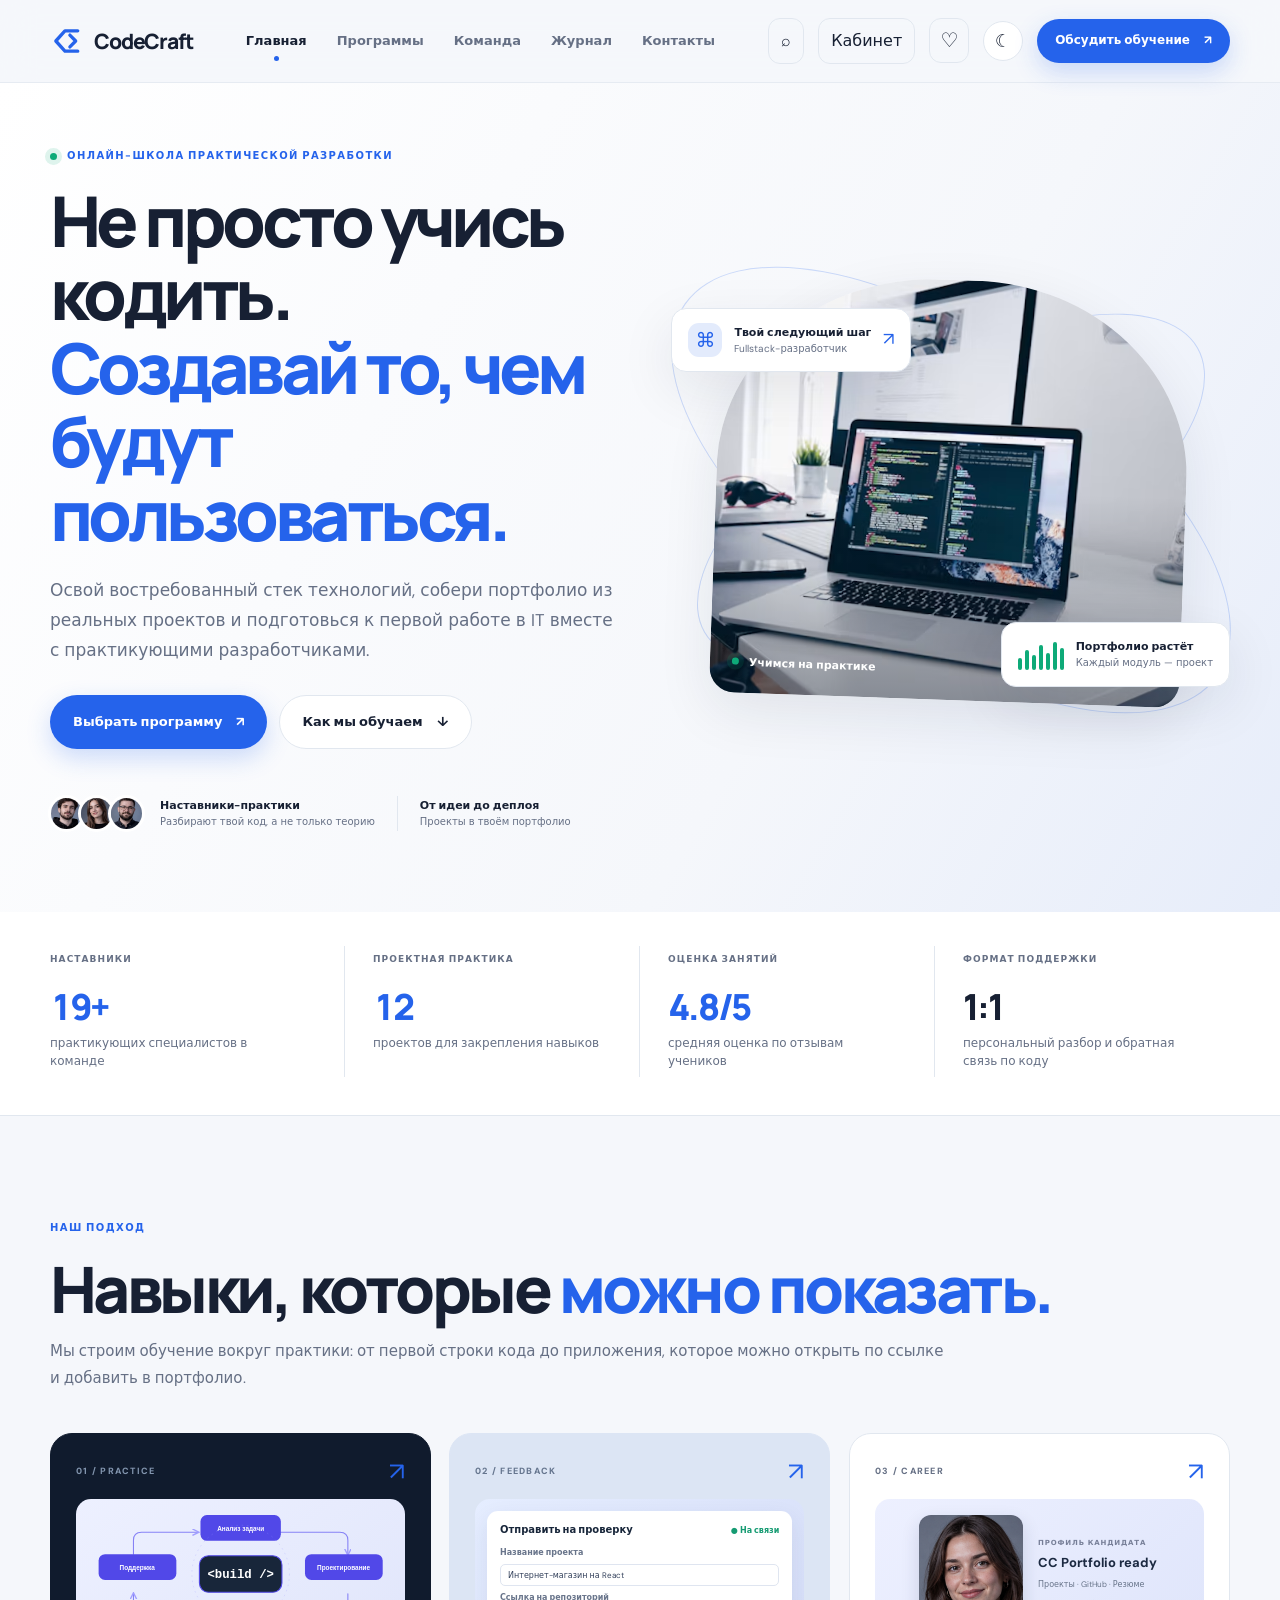
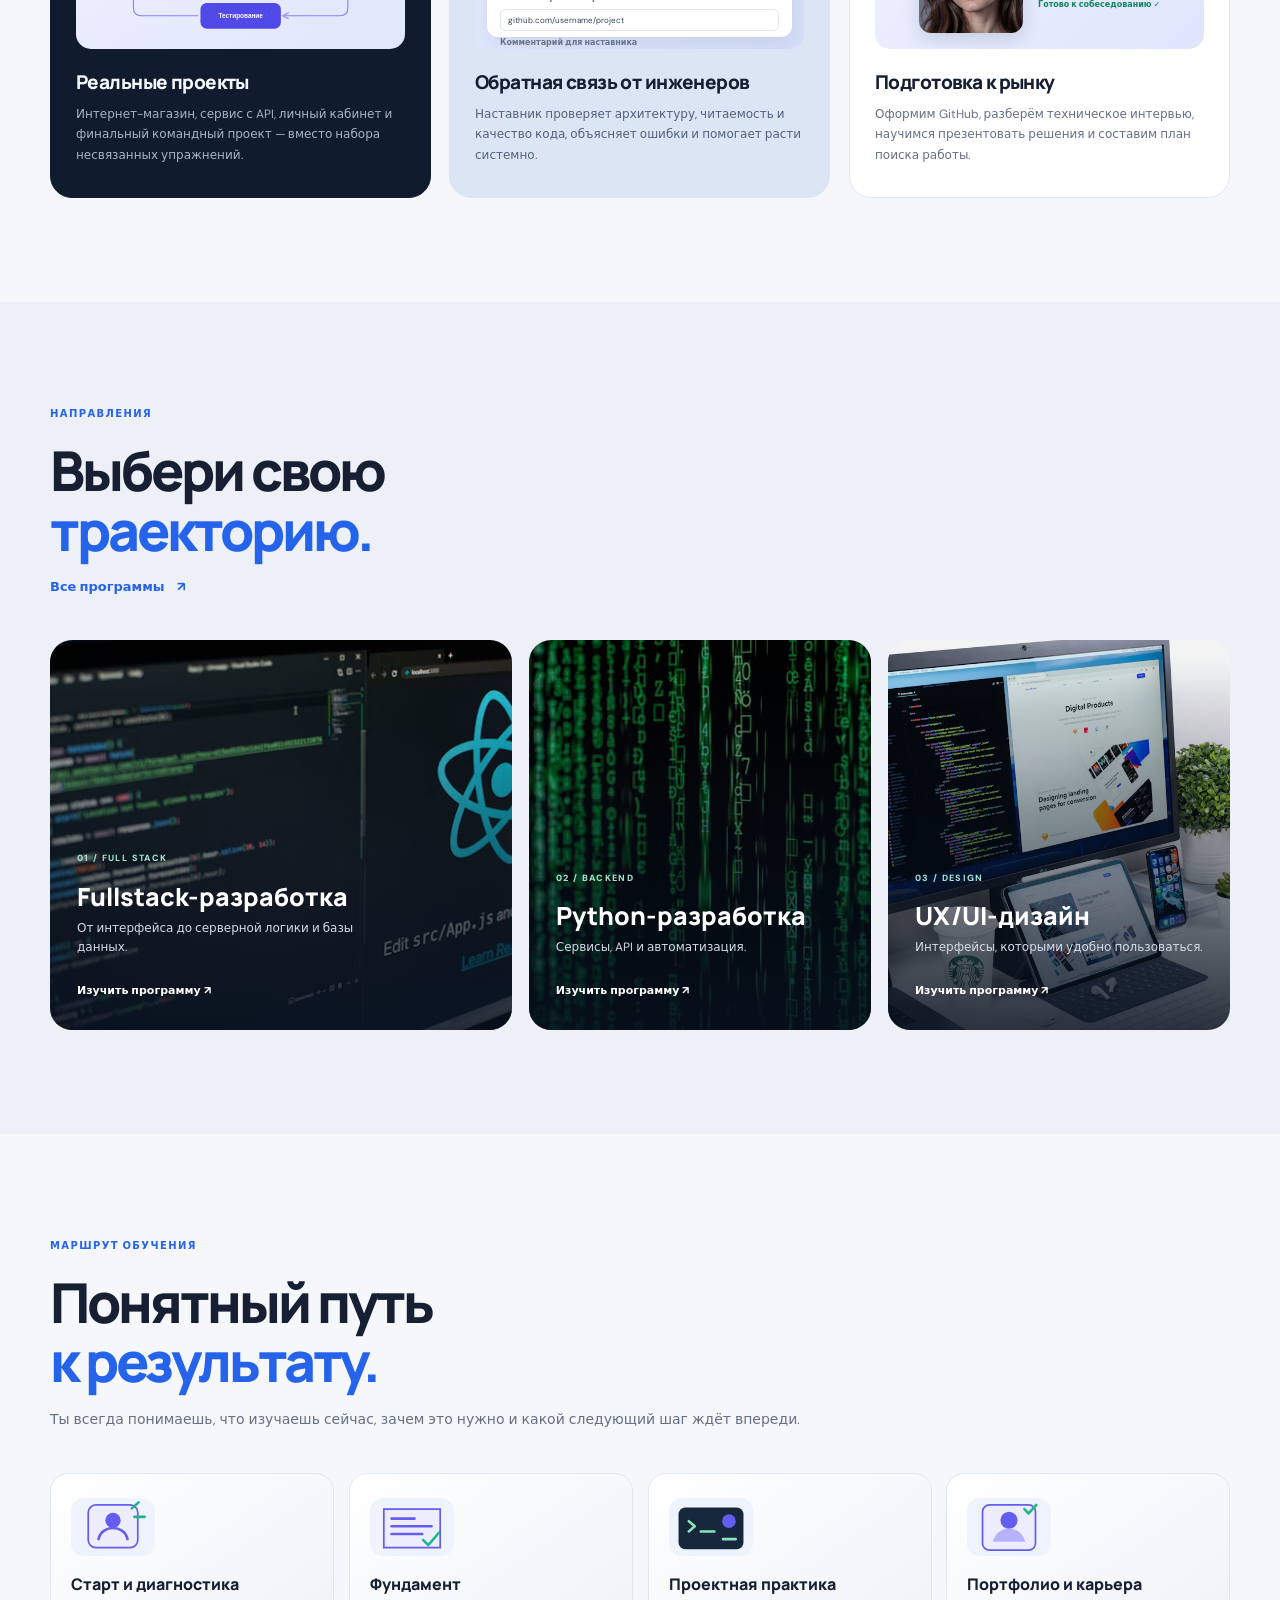
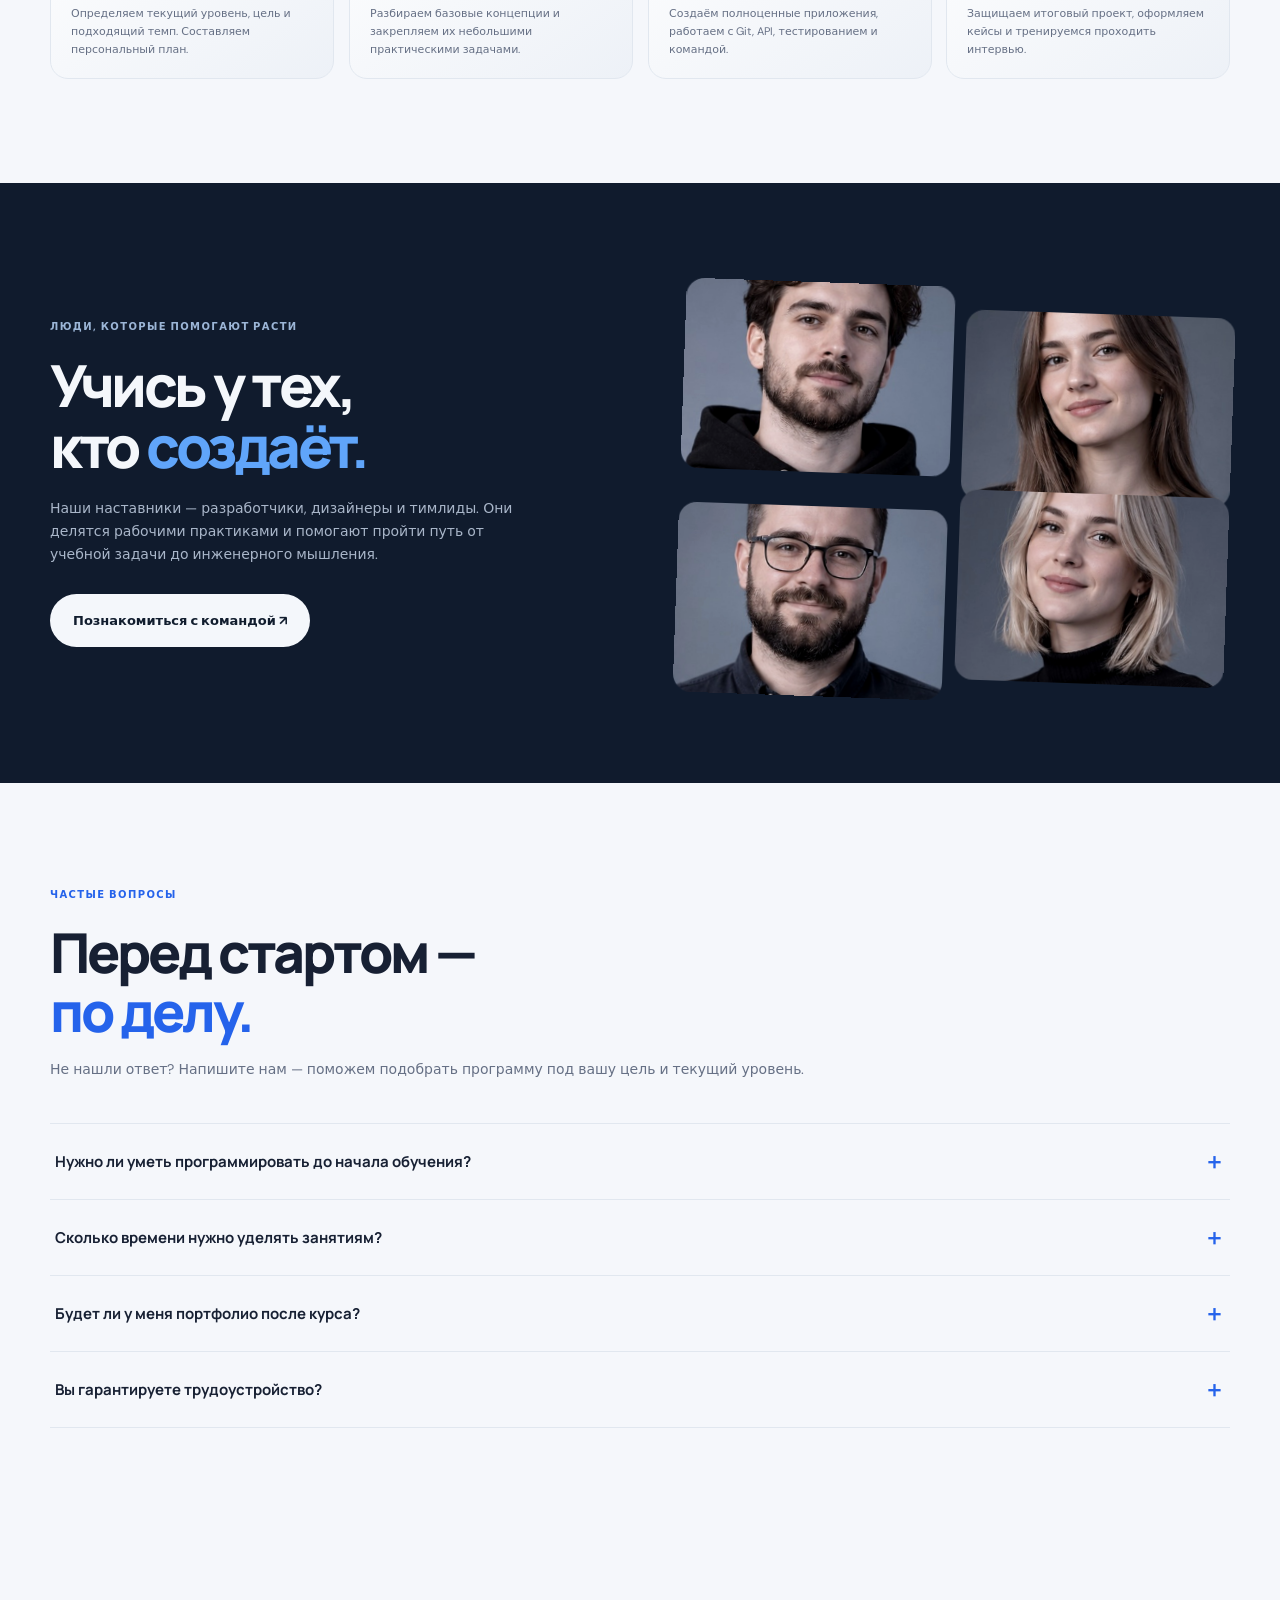
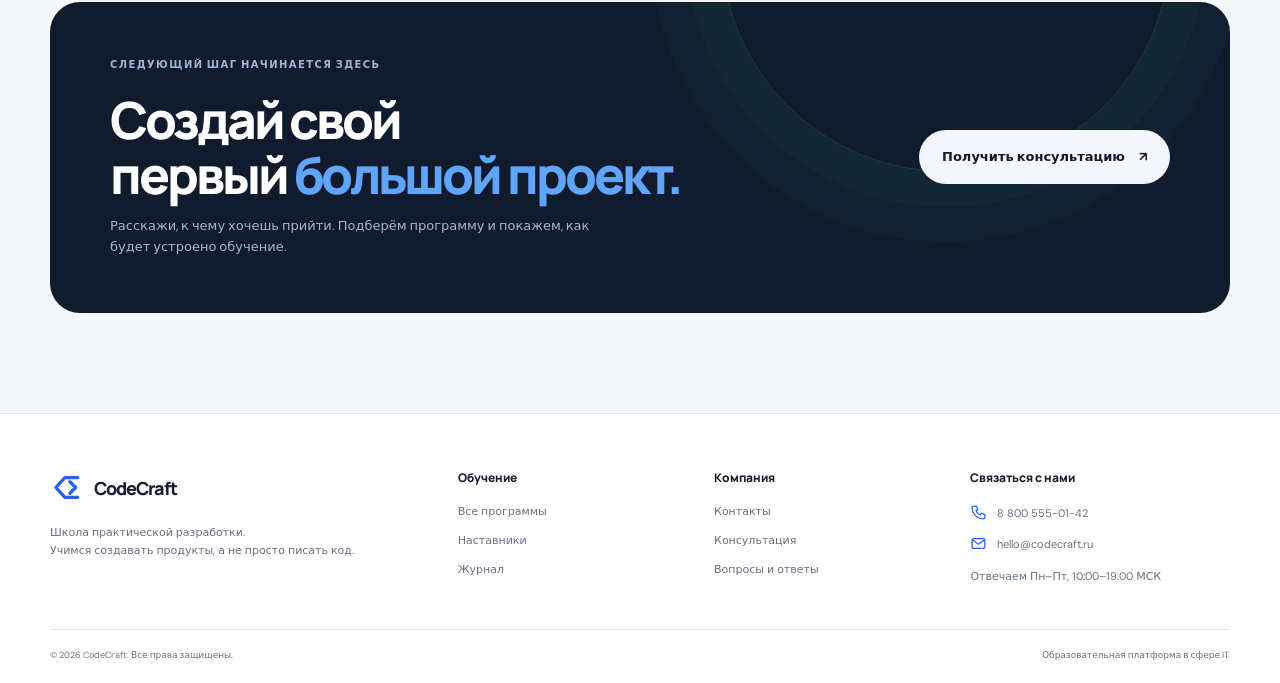
<file: index.html>
<!doctype html>
<html lang="ru">
<head>
  <meta charset="utf-8">
  <meta name="viewport" content="width=device-width,initial-scale=1">
  <meta name="description" content="CodeCraft — практическая школа разработки. Освойте frontend, backend и Python на проектах из реальной практики.">
  <meta name="theme-color" content="#f5f7fb">
  <title>CodeCraft — создавай цифровое будущее</title>
  
  <link rel="preconnect" href="https://fonts.googleapis.com">
  <link rel="preconnect" href="https://fonts.gstatic.com" crossorigin>
  <link href="https://fonts.googleapis.com/css2?family=DM+Sans:wght@400;500;600;700&family=Manrope:wght@400;500;600;700;800&display=swap" rel="stylesheet">
  <link rel="stylesheet" href="css/style.css">
</head>
<body>

  <header class="header">
    <div class="container header__inner">
      <a class="brand" href="index.html" aria-label="CodeCraft — главная">
        <img class="brand__mark" src="images/brand-mark.svg" alt="">
        <span class="brand__name">CodeCraft</span>
      </a>
      <button class="menu-toggle" aria-label="Открыть меню" aria-expanded="false">☰</button>
      
      <nav class="nav" aria-label="Основная навигация">
        <a class="nav__link is-active" href="index.html">Главная</a>
        <a class="nav__link" href="courses.html">Программы</a>
        <a class="nav__link" href="teachers.html">Команда</a>
        <a class="nav__link" href="blog.html">Журнал</a>
        <a class="nav__link" href="contacts.html">Контакты</a>
      </nav>
      
      <div class="header__actions">
        <button class="site-search-toggle" type="button" aria-label="Поиск по сайту" title="Поиск">⌕</button>
        <button class="account-toggle" type="button">Кабинет</button>
        <button class="favorites-toggle" type="button" aria-label="Избранное" title="Избранное">♡</button>
        <button class="theme-toggle" aria-label="Переключить тему" title="Переключить тему">☾</button>
        <a class="button button--small button--primary" href="contacts.html#lead-form">Обсудить обучение <span>↗</span></a>
      </div>
    </div>
  </header>

  <main>
    <section class="hero hero--home">
      <div class="container hero__grid">
        <div class="hero__content">
          <div class="eyebrow">
            <span class="eyebrow__dot"></span> Онлайн-школа практической разработки
          </div>
          
          <h1>Не просто учись кодить.<br><span>Создавай то, чем будут пользоваться.</span></h1>
          
          <p class="hero__lead">Освой востребованный стек технологий, собери портфолио из реальных проектов и подготовься к первой работе в IT вместе с практикующими разработчиками.</p>
          
          <div class="hero__buttons">
            <a class="button button--primary" href="courses.html">Выбрать программу <span>↗</span></a>
            <a class="button button--ghost" href="#approach">Как мы обучаем <span>↓</span></a>
          </div>
          
          <div class="hero__proof">
            <div class="proof-avatars">
              <img src="images/alexey-smirnov.jpg" alt="">
              <img src="images/maria-ivanova.jpg" alt="">
              <img src="images/dmitry-kozlov.jpg" alt="">
            </div>
            <div>
              <strong>Наставники-практики</strong>
              <small>Разбирают твой код, а не только теорию</small>
            </div>
            <div class="proof-divider"></div>
            <div>
              <strong>От идеи до деплоя</strong>
              <small>Проекты в твоём портфолио</small>
            </div>
          </div>
        </div>
        
        <div class="hero__visual">
          <div class="hero-photo">
            <img src="images/Code on the laptop screen.jpg" alt="Рабочее место разработчика с кодом на экране">
            <div class="photo-tag"><span class="status-dot"></span> Учимся на практике</div>
          </div>
          
          <div class="floating-card floating-card--top" tabindex="0" role="group" aria-label="Подсказка о выборе направления">
            <span class="floating-icon">⌘</span>
            <div>
              <b>Твой следующий шаг</b>
              <small>Fullstack-разработчик</small>
            </div>
            <span class="floating-arrow">↗</span>
            <span class="floating-tooltip">Это пример одного из маршрутов, а не обязательный выбор. Fullstack подойдёт тем, кто хочет освоить и интерфейс, и серверную часть. Можно выбрать Python, frontend или дизайн — программа подбирается под цель и стартовый уровень.</span>
          </div>
          
          <div class="floating-card floating-card--bottom" tabindex="0" role="group" aria-label="Подсказка о портфолио">
            <div class="mini-bars">
              <i></i><i></i><i></i><i></i><i></i><i></i><i></i>
            </div>
            <div>
              <b>Портфолио растёт</b>
              <small>Каждый модуль — проект</small>
            </div>
            <span class="floating-tooltip">По ходу обучения ты соберёшь несколько законченных работ: адаптивный сайт, приложение с API и итоговый проект. Для каждого кейса можно оформить описание задачи, используемые технологии, скриншоты и ссылку на работающую демонстрацию.</span>
          </div>
          
          <div class="hero-orbit hero-orbit--one"></div>
          <div class="hero-orbit hero-orbit--two"></div>
        </div>
      </div>
    </section>

    <section class="section section--stats" aria-label="CodeCraft в цифрах">
      <div class="container stats-grid">
        <div class="stat">
          <span class="stat__label">НАСТАВНИКИ</span>
          <strong><span class="counter-value" data-count="20" data-decimals="0">0</span><span>+</span></strong>
          <span class="stat__description">практикующих специалистов в команде</span>
        </div>
        <div class="stat">
          <span class="stat__label">ПРОЕКТНАЯ ПРАКТИКА</span>
          <strong><span class="counter-value" data-count="12" data-decimals="0">0</span></strong>
          <span class="stat__description">проектов для закрепления навыков</span>
        </div>
        <div class="stat">
          <span class="stat__label">ОЦЕНКА ЗАНЯТИЙ</span>
          <strong><span class="counter-value" data-count="4.9" data-decimals="1">0.0</span><span>/5</span></strong>
          <span class="stat__description">средняя оценка по отзывам учеников</span>
        </div>
        <div class="stat">
          <span class="stat__label">ФОРМАТ ПОДДЕРЖКИ</span>
          <strong>1:1</strong>
          <span class="stat__description">персональный разбор и обратная связь по коду</span>
        </div>
      </div>
    </section>

    <section class="section" id="approach">
      <div class="container">
        <div class="section-heading section-heading--stacked">
          <div>
            <div class="eyebrow">Наш подход</div>
            <h2>Навыки, которые <span>можно показать.</span></h2>
          </div>
          <p>Мы строим обучение вокруг практики: от первой строки кода до приложения, которое можно открыть по ссылке и добавить в портфолио.</p>
        </div>
        
        <div class="feature-grid">
          <article class="feature-card feature-card--dark" tabindex="0" aria-label="Реальные проекты. Наведи курсор или перейди клавишей Tab для подробностей">
            <div class="feature-card__top">
              <span class="feature-number">01 / PRACTICE</span>
              <span class="feature-symbol">↗</span>
            </div>
            <div class="feature-illustration lifecycle-illustration" role="img" aria-label="Цикл разработки: анализ, проектирование, разработка, тестирование и поддержка. В центре build.">
              <svg viewBox="0 0 560 250" xmlns="http://www.w3.org/2000/svg">
                <defs>
                  <marker id="flow-arrow" markerWidth="7" markerHeight="7" refX="5" refY="3" orient="auto">
                    <path d="M0 0 6 3 0 6" fill="none" stroke="#9d9aff" stroke-width="1.3"/>
                  </marker>
                </defs>
                <g fill="none" stroke="#817cf5" stroke-width="2" stroke-linecap="round" stroke-linejoin="round" opacity=".95">
                  <path d="M280 47 H465 Q480 47 480 62 V88" marker-end="url(#flow-arrow)"/>
                  <path d="M480 162 V188 Q480 203 465 203 H360" marker-end="url(#flow-arrow)"/>
                  <path d="M200 203 H95 Q80 203 80 188 V162" marker-end="url(#flow-arrow)"/>
                  <path d="M80 88 V62 Q80 47 95 47 H200" marker-end="url(#flow-arrow)"/>
                </g>
                <g fill="#252d49" font-family="Arial,sans-serif" font-size="12" font-weight="700" text-anchor="middle">
                  <rect x="205" y="15" width="150" height="48" rx="12" fill="#5148e8"/>
                  <text x="280" y="44" fill="#fff">Анализ задачи</text>
                  <rect x="400" y="88" width="145" height="48" rx="12" fill="#5148e8"/>
                  <text x="472" y="117" fill="#fff">Проектирование</text>
                  <rect x="205" y="179" width="150" height="48" rx="12" fill="#5148e8"/>
                  <text x="280" y="208" fill="#fff">Тестирование</text>
                  <rect x="15" y="88" width="145" height="48" rx="12" fill="#5148e8"/>
                  <text x="87" y="117" fill="#fff">Поддержка</text>
                </g>
                <rect x="203" y="91" width="154" height="68" rx="17" fill="#18263a" stroke="#5148e8" stroke-width="2"/>
                <text x="280" y="132" fill="#fff" font-family="monospace" font-size="23" font-weight="700" text-anchor="middle">&lt;build /&gt;</text>
                <circle cx="280" cy="125" r="91" fill="none" stroke="#9b96ff" stroke-width="1" stroke-dasharray="3 7" opacity=".45"/>
              </svg>
            </div>
            <h3>Реальные проекты</h3>
            <p>Интернет-магазин, сервис с API, личный кабинет и финальный командный проект — вместо набора несвязанных упражнений.</p>
            <div class="feature-tooltip" role="tooltip">Ты проходишь полный цикл: формулируешь задачу, составляешь план, выбираешь инструменты, пишешь код, проверяешь результат и оформляешь проект. В портфолио остаётся не учебный фрагмент, а законченная работа с понятной целью и описанием твоего вклада.</div>
          </article>
          
          <article class="feature-card" tabindex="0" aria-label="Карточка навыка. Наведи курсор или перейди клавишей Tab для подробностей">
            <div class="feature-card__top">
              <span class="feature-number">02 / FEEDBACK</span>
              <span class="feature-symbol">↗</span>
            </div>
            <div class="feature-illustration feedback-illustration" title="Форма отправки кода наставнику и пример обратной связи.">
              <div class="feedback-form-visual">
                <div class="feedback-form-head">
                  <b>Отправить на проверку</b>
                  <span>● На связи</span>
                </div>
                <label>Название проекта</label>
                <div class="feedback-field">Интернет-магазин на React</div>
                <label>Ссылка на репозиторий</label>
                <div class="feedback-field">github.com/username/project</div>
                <label>Комментарий для наставника</label>
                <div class="feedback-field feedback-field--message">Проверьте структуру компонентов и обработку ошибок…</div>
                <div class="feedback-form-bottom">
                  <span>Ответ обычно в течение 1 дня</span>
                  <b>Отправить запрос ↗</b>
                </div>
              </div>
            </div>
            <h3>Обратная связь от инженеров</h3>
            <p>Наставник проверяет архитектуру, читаемость и качество кода, объясняет ошибки и помогает расти системно.</p>
            <div class="feature-tooltip" role="tooltip">Ты получаешь комментарии к конкретным решениям: где компонент перегружен, как обработать ошибку, что улучшить в запросе или структуре данных. Разбираем не только что исправить, но и почему это важно, чтобы постепенно ты мог самостоятельно проводить code review.</div>
          </article>
          
          <article class="feature-card" tabindex="0" aria-label="Карточка навыка. Наведи курсор или перейди клавишей Tab для подробностей">
            <div class="feature-card__top">
              <span class="feature-number">03 / CAREER</span>
              <span class="feature-symbol">↗</span>
            </div>
            <div class="feature-illustration career-illustration" title="Профиль кандидата с фотографией и готовым портфолио.">
              <img class="career-person" src="images/mentor-02.jpg" alt="Портрет участницы программы CodeCraft">
              <div class="career-profile">
                <span class="career-kicker">ПРОФИЛЬ КАНДИДАТА</span>
                <b>CC Portfolio ready</b>
                <span>Проекты · GitHub · Резюме</span>
                <i>Готово к собеседованию ✓</i>
              </div>
            </div>
            <h3>Подготовка к рынку</h3>
            <p>Оформим GitHub, разберём техническое интервью, научимся презентовать решения и составим план поиска работы.</p>
            <div class="feature-tooltip" role="tooltip">Помогаем выбрать проекты для GitHub, написать содержательные README, подготовить резюме и рассказ о своём опыте. На тренировочном интервью разбираем технические вопросы и учимся спокойно объяснять ход мысли. Это подготовка и поддержка, а не обещание гарантированного трудоустройства.</div>
          </article>
        </div>
      </div>
    </section>

    <section class="section section--tint">
      <div class="container">
        <div class="section-heading">
          <div>
            <div class="eyebrow">Направления</div>
            <h2>Выбери свою<br><span>траекторию.</span></h2>
          </div>
          <a class="text-link" href="courses.html">Все программы <span>↗</span></a>
        </div>
        
        <div class="program-grid">
          <a class="program-card program-card--wide" href="course.html?id=fullstack">
            <img src="images/Frontend.jpg" alt="Разработка интерфейсов">
            <div class="program-card__overlay"></div>
            <div class="program-card__content">
              <span class="program-label">01 / FULL STACK</span>
              <h3>Fullstack-разработка</h3>
              <p>От интерфейса до серверной логики и базы данных.</p>
              <span class="program-link">Изучить программу ↗</span>
            </div>
          </a>
          <a class="program-card" href="course.html?id=python">
            <img src="images/Python.jpg" alt="Python-разработка">
            <div class="program-card__overlay"></div>
            <div class="program-card__content">
              <span class="program-label">02 / BACKEND</span>
              <h3>Python-разработка</h3>
              <p>Сервисы, API и автоматизация.</p>
              <span class="program-link">Изучить программу ↗</span>
            </div>
          </a>
          <a class="program-card" href="course.html?id=uxui">
            <img src="images/Web_design.jpg" alt="Дизайн интерфейсов">
            <div class="program-card__overlay"></div>
            <div class="program-card__content">
              <span class="program-label">03 / DESIGN</span>
              <h3>UX/UI-дизайн</h3>
              <p>Интерфейсы, которыми удобно пользоваться.</p>
              <span class="program-link">Изучить программу ↗</span>
            </div>
          </a>
        </div>
      </div>
    </section>

    <section class="section">
      <div class="container">
        <div class="section-heading">
          <div>
            <div class="eyebrow">Маршрут обучения</div>
            <h2>Понятный путь<br><span>к результату.</span></h2>
          </div>
          <p>Ты всегда понимаешь, что изучаешь сейчас, зачем это нужно и какой следующий шаг ждёт впереди.</p>
        </div>
        
        <div class="steps-grid">
          <article class="step-card">
            <div class="step-illustration">
              <svg viewBox="0 0 96 70" aria-hidden="true">
                <rect x="19" y="8" width="58" height="50" rx="9" fill="#eeedff" stroke="#655cf0" stroke-width="2"/>
                <circle cx="48" cy="26" r="9" fill="#655cf0"/>
                <path d="M31 48c2-9 10-13 17-13s15 4 17 13" fill="none" stroke="#655cf0" stroke-width="3" stroke-linecap="round"/>
                <path d="M70 12l8-7M73 22h12" stroke="#19b889" stroke-width="3" stroke-linecap="round"/>
              </svg>
            </div>
            <h3>Старт и диагностика</h3>
            <p>Определяем текущий уровень, цель и подходящий темп. Составляем персональный план.</p>
            <div class="step-line"></div>
          </article>
          <article class="step-card">
            <div class="step-illustration">
              <svg viewBox="0 0 96 70" aria-hidden="true">
                <path d="M15 13h66v45H15z" rx="7" fill="#eeedff" stroke="#655cf0" stroke-width="2"/>
                <path d="M24 24h27M24 33h47M24 42h36" stroke="#655cf0" stroke-width="3" stroke-linecap="round"/>
                <path d="m61 49 6 6 13-15" fill="none" stroke="#19b889" stroke-width="3" stroke-linecap="round" stroke-linejoin="round"/>
              </svg>
            </div>
            <h3>Фундамент</h3>
            <p>Разбираем базовые концепции и закрепляем их небольшими практическими задачами.</p>
            <div class="step-line"></div>
          </article>
          <article class="step-card">
            <div class="step-illustration">
              <svg viewBox="0 0 96 70" aria-hidden="true">
                <rect x="10" y="11" width="76" height="49" rx="8" fill="#17283d"/>
                <path d="m22 27 7 6-7 6M36 39h16" stroke="#8be4bf" stroke-width="3" fill="none" stroke-linecap="round" stroke-linejoin="round"/>
                <circle cx="69" cy="27" r="8" fill="#655cf0"/>
                <path d="M62 48h15" stroke="#8be4bf" stroke-width="3" stroke-linecap="round"/>
              </svg>
            </div>
            <h3>Проектная практика</h3>
            <p>Создаём полноценные приложения, работаем с Git, API, тестированием и командой.</p>
            <div class="step-line"></div>
          </article>
          <article class="step-card">
            <div class="step-illustration">
              <svg viewBox="0 0 96 70" aria-hidden="true">
                <rect x="17" y="8" width="62" height="53" rx="8" fill="#eeedff" stroke="#655cf0" stroke-width="2"/>
                <circle cx="48" cy="26" r="10" fill="#655cf0"/>
                <path d="M29 51c3-10 10-15 19-15s16 5 19 15" fill="#b7b2ff"/>
                <path d="m66 13 5 5 9-10" stroke="#19b889" stroke-width="3" fill="none" stroke-linecap="round" stroke-linejoin="round"/>
              </svg>
            </div>
            <h3>Портфолио и карьера</h3>
            <p>Защищаем итоговый проект, оформляем кейсы и тренируемся проходить интервью.</p>
            <div class="step-line"></div>
          </article>
        </div>
      </div>
    </section>

    <section class="section section--dark">
      <div class="container mentor-band">
        <div class="mentor-band__copy">
          <div class="eyebrow eyebrow--light">Люди, которые помогают расти</div>
          <h2>Учись у тех,<br>кто <span>создаёт.</span></h2>
          <p>Наши наставники — разработчики, дизайнеры и тимлиды. Они делятся рабочими практиками и помогают пройти путь от учебной задачи до инженерного мышления.</p>
          <a class="button button--light" href="teachers.html">Познакомиться с командой ↗</a>
        </div>
        <div class="mentor-collage">
          <img src="images/alexey-smirnov.jpg" alt="Наставник CodeCraft">
          <img src="images/maria-ivanova.jpg" alt="Наставник CodeCraft">
          <img src="images/dmitry-kozlov.jpg" alt="Наставник CodeCraft">
          <img src="images/elena-petrova.jpg" alt="Наставник CodeCraft">
        </div>
      </div>
    </section>

    <section class="section">
      <div class="container">
        <div class="section-heading">
          <div>
            <div class="eyebrow">Частые вопросы</div>
            <h2>Перед стартом —<br><span>по делу.</span></h2>
          </div>
          <p>Не нашли ответ? Напишите нам — поможем подобрать программу под вашу цель и текущий уровень.</p>
        </div>
        <div class="faq-list">
          <details class="faq-item">
            <summary>Нужно ли уметь программировать до начала обучения?<span>＋</span></summary>
            <p>Нет. Для программ начального уровня достаточно уверенно пользоваться компьютером и быть готовым регулярно практиковаться. Мы начнём с основ и постепенно перейдём к инструментам выбранного направления. Если ты уже знаком с программированием, на консультации обсудим твой опыт и подскажем, с какого модуля лучше стартовать. Для продвинутых программ заранее перечислены необходимые знания; при необходимости можно пройти входную диагностику.</p>
          </details>
          <details class="faq-item">
            <summary>Сколько времени нужно уделять занятиям?<span>＋</span></summary>
            <p>Ориентир зависит от программы и указан на её странице. В общее время входят занятия с наставником, самостоятельная практика, выполнение заданий и работа над проектом. Лучше заниматься несколько раз в неделю небольшими блоками: так проще закреплять материал и вовремя задавать вопросы. Если график меняется, заранее обсуди с наставником темп и план выполнения заданий.</p>
          </details>
          <details class="faq-item">
            <summary>Будет ли у меня портфолио после курса?<span>＋</span></summary>
            <p>Да. В зависимости от направления это будут практические задания и несколько законченных проектов: например, адаптивный сайт, приложение с внешним API, интерфейс в Figma или backend-сервис. Итоговую работу ты оформишь как кейс: опишешь задачу, свою роль, выбор технологий, основные решения и результат, добавишь скриншоты и ссылку на репозиторий или демонстрацию. Состав портфолио зависит от выбранной программы и твоего темпа.</p>
          </details>
          <details class="faq-item">
            <summary>Вы гарантируете трудоустройство?<span>＋</span></summary>
            <p>Нет. Решение о найме всегда принимает работодатель, поэтому честно обещать конкретную должность или срок было бы неправильно. Со своей стороны мы помогаем подготовить резюме и портфолио, потренировать техническое интервью, разобрать типовые тестовые задания и научиться рассказывать о проектах. Также помогаем составить реалистичный план поиска вакансий и дальнейшего развития.</p>
          </details>
        </div>
      </div>
    </section>

    <section class="section section--cta">
      <div class="container cta-panel">
        <div>
          <div class="eyebrow eyebrow--light">Следующий шаг начинается здесь</div>
          <h2>Создай свой<br>первый <span>большой проект.</span></h2>
          <p>Расскажи, к чему хочешь прийти. Подберём программу и покажем, как будет устроено обучение.</p>
        </div>
        <a class="button button--light" href="contacts.html#lead-form">Получить консультацию <span>↗</span></a>
        <div class="cta-orbit"></div>
      </div>
    </section>
  </main>

  <footer class="footer">
    <div class="container footer__top">
      <div class="footer__brand">
        <a class="brand" href="index.html">
          <img alt="" class="brand__mark" src="images/brand-mark.svg">
          <span class="brand__name">CodeCraft</span>
        </a>
        <p>Школа практической разработки.<br>Учимся создавать продукты, а не просто писать код.</p>
      </div>
      <div class="footer__col">
        <b>Обучение</b>
        <a href="courses.html">Все программы</a>
        <a href="teachers.html">Наставники</a>
        <a href="blog.html">Журнал</a>
      </div>
      <div class="footer__col">
        <b>Компания</b>
        <a href="contacts.html">Контакты</a>
        <a href="contacts.html#lead-form">Консультация</a>
        <a href="contacts.html#faq">Вопросы и ответы</a>
      </div>
      <div class="footer__contact">
        <b>Связаться с нами</b>
        <a class="footer-contact-link" href="tel:+78005550142">
          <svg viewBox="0 0 24 24" aria-hidden="true">
            <path d="M5 3h4l2 5-2.5 1.5a15 15 0 0 0 6 6L16 13l5 2v4c0 1.1-.9 2-2 2C10 21 3 14 3 5c0-1.1.9-2 2-2Z"/>
          </svg>
          <span>8 800 555-01-42</span>
        </a>
        <a class="footer-contact-link" href="mailto:hello@codecraft.ru">
          <svg viewBox="0 0 24 24" aria-hidden="true">
            <rect x="3" y="5" width="18" height="14" rx="2"/>
            <path d="m4 7 8 6 8-6"/>
          </svg>
          <span>hello@codecraft.ru</span>
        </a>
        <span class="footer-hours">Отвечаем Пн–Пт, 10:00–19:00 МСК</span>
      </div>
    </div>
    <div class="container footer__bottom">
      <span>© 2026 CodeCraft. Все права защищены.</span>
      <span>Образовательная платформа в сфере IT.</span>
    </div>
  </footer>

  <div class="toast" role="status" aria-live="polite"></div>
  <button class="back-top" aria-label="Наверх" title="Наверх">
    <span class="back-top__target" aria-hidden="true"></span>
  </button>
  
  <script src="js/script.js"></script>
  <script src="js/enhancements.js"></script>
</body>
</html>
</file>
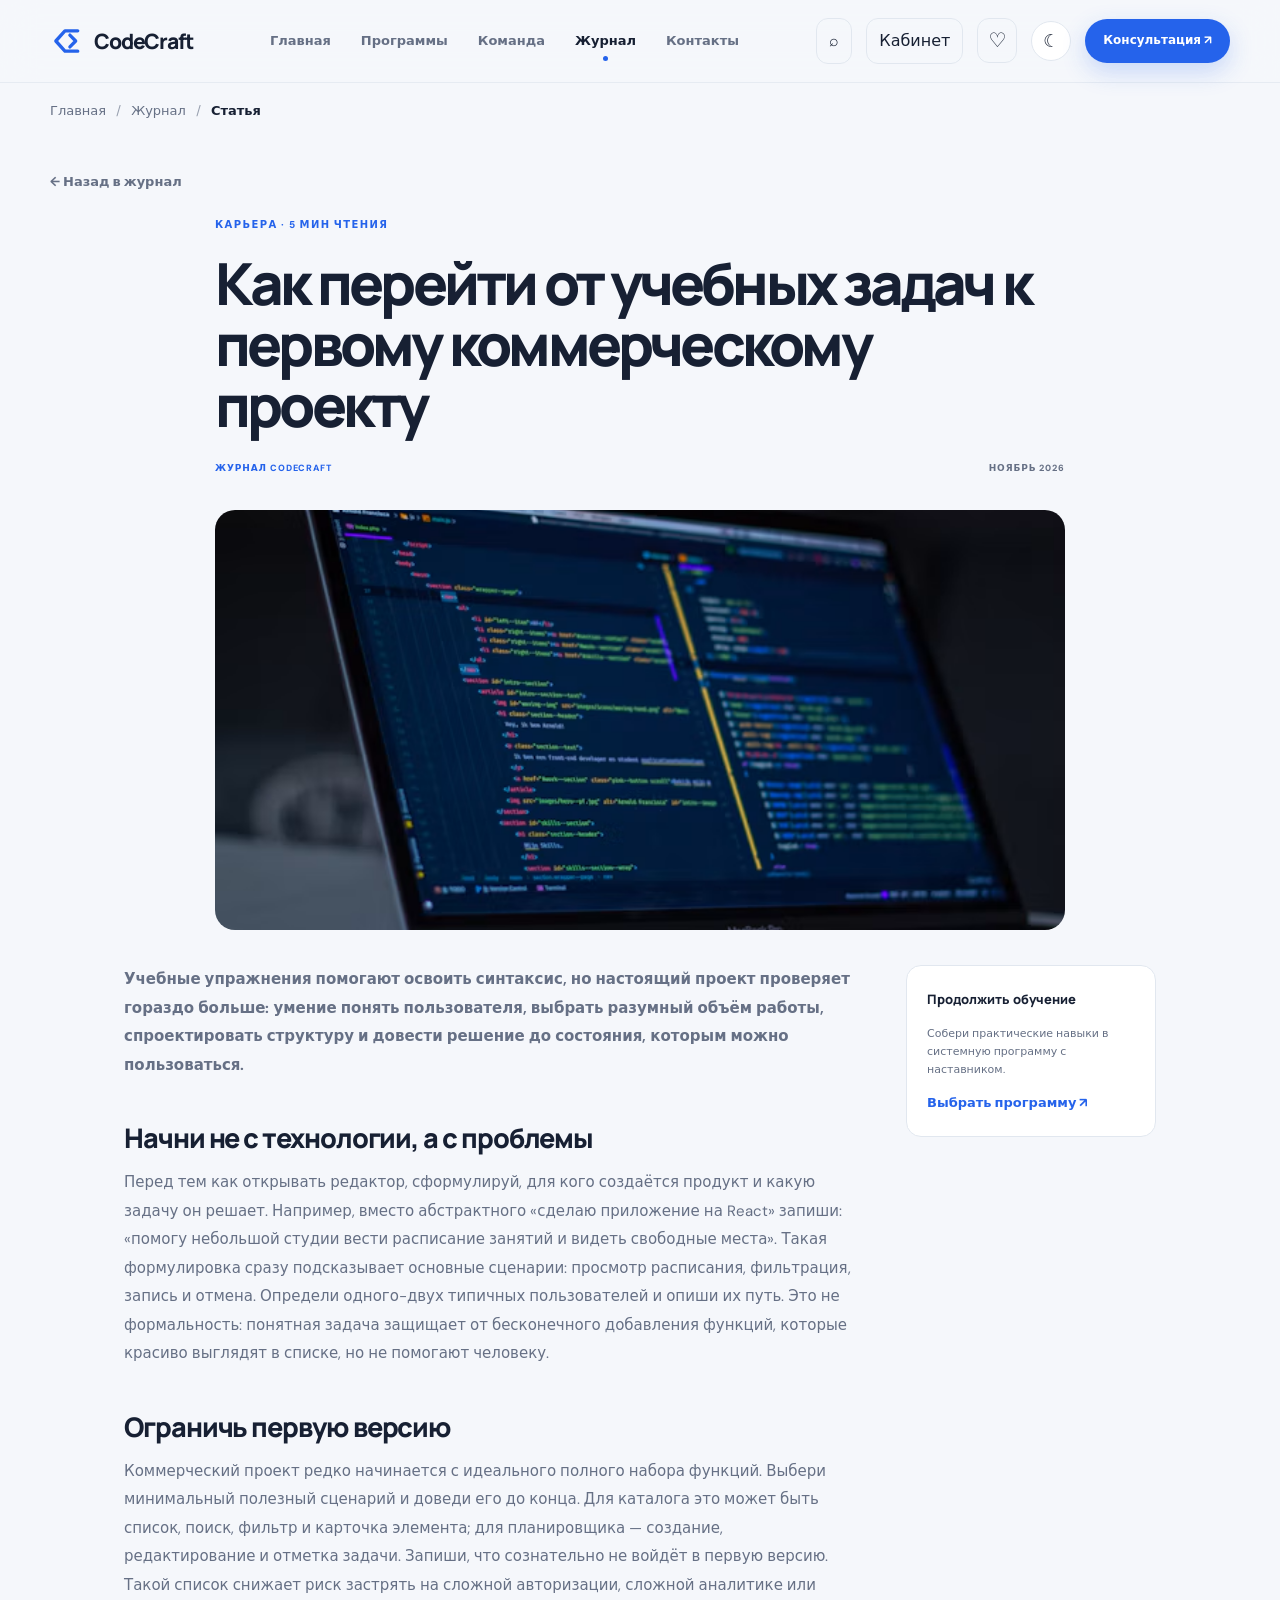
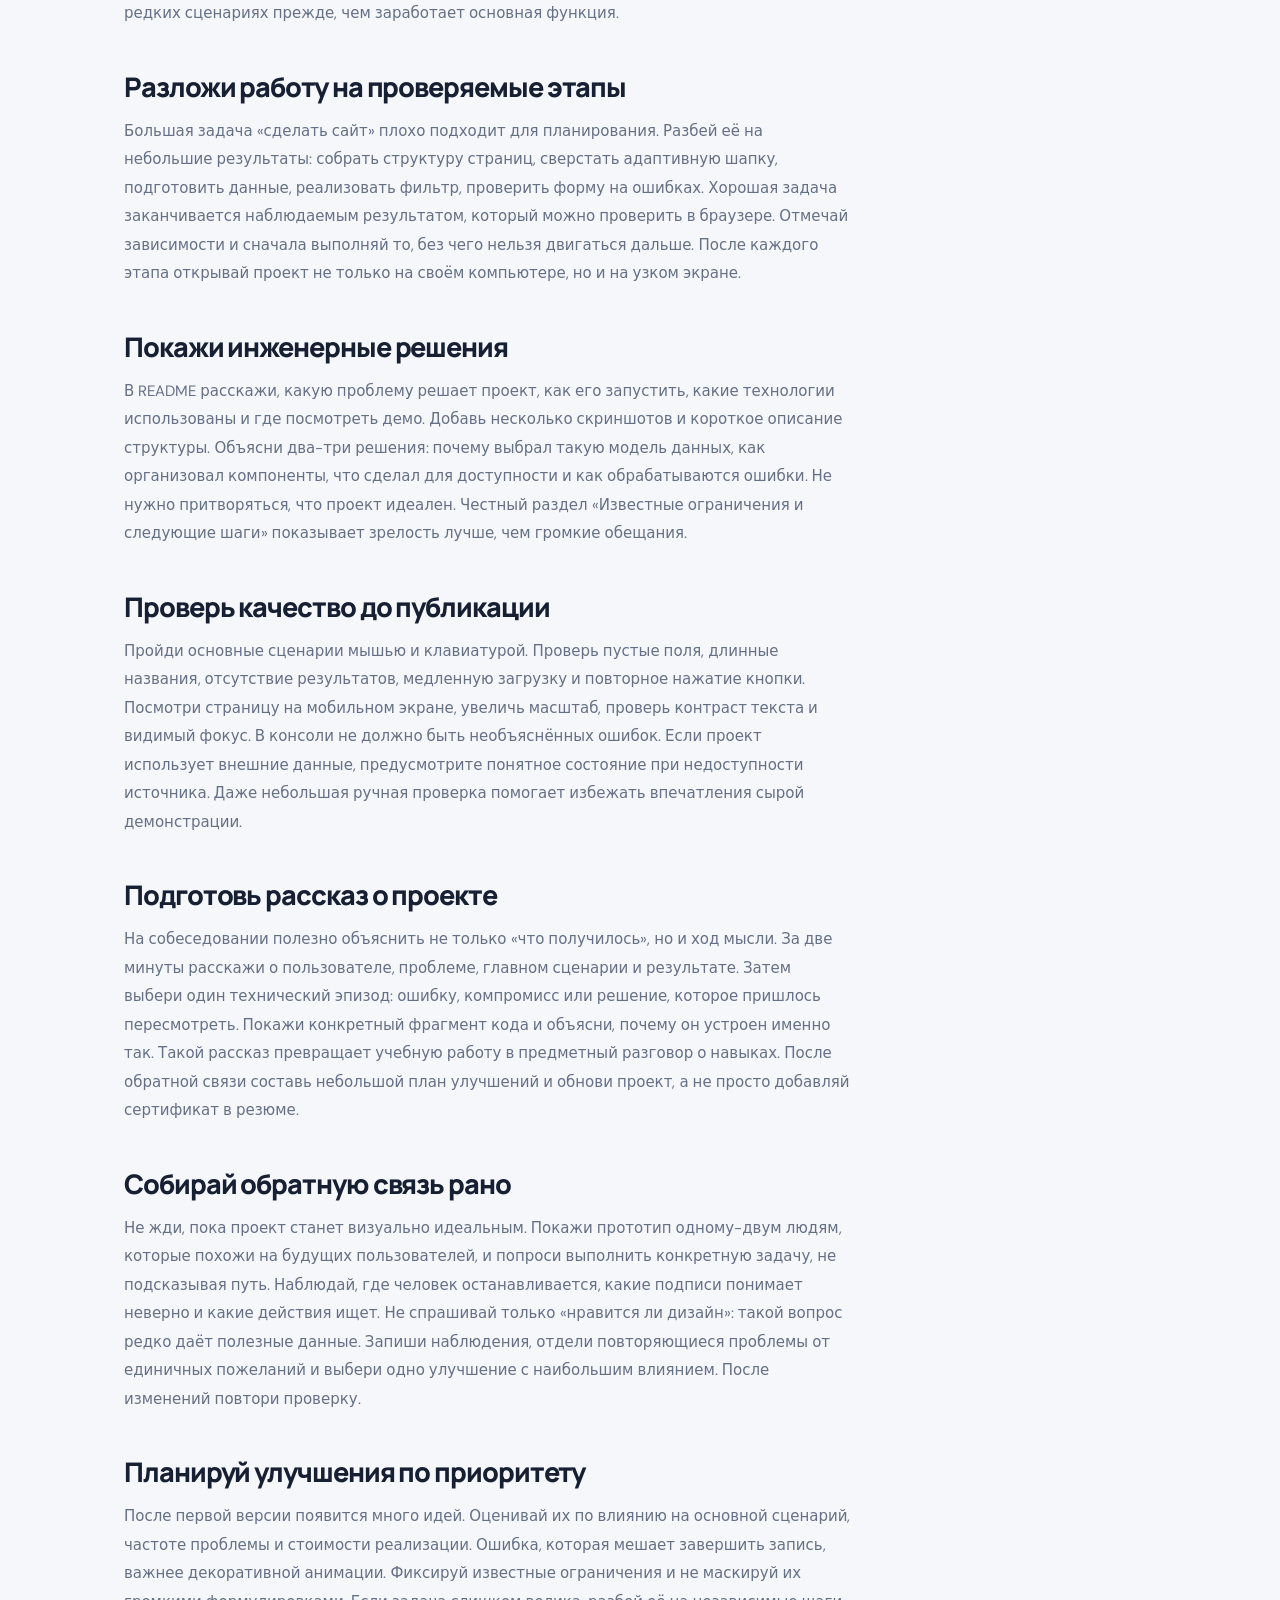
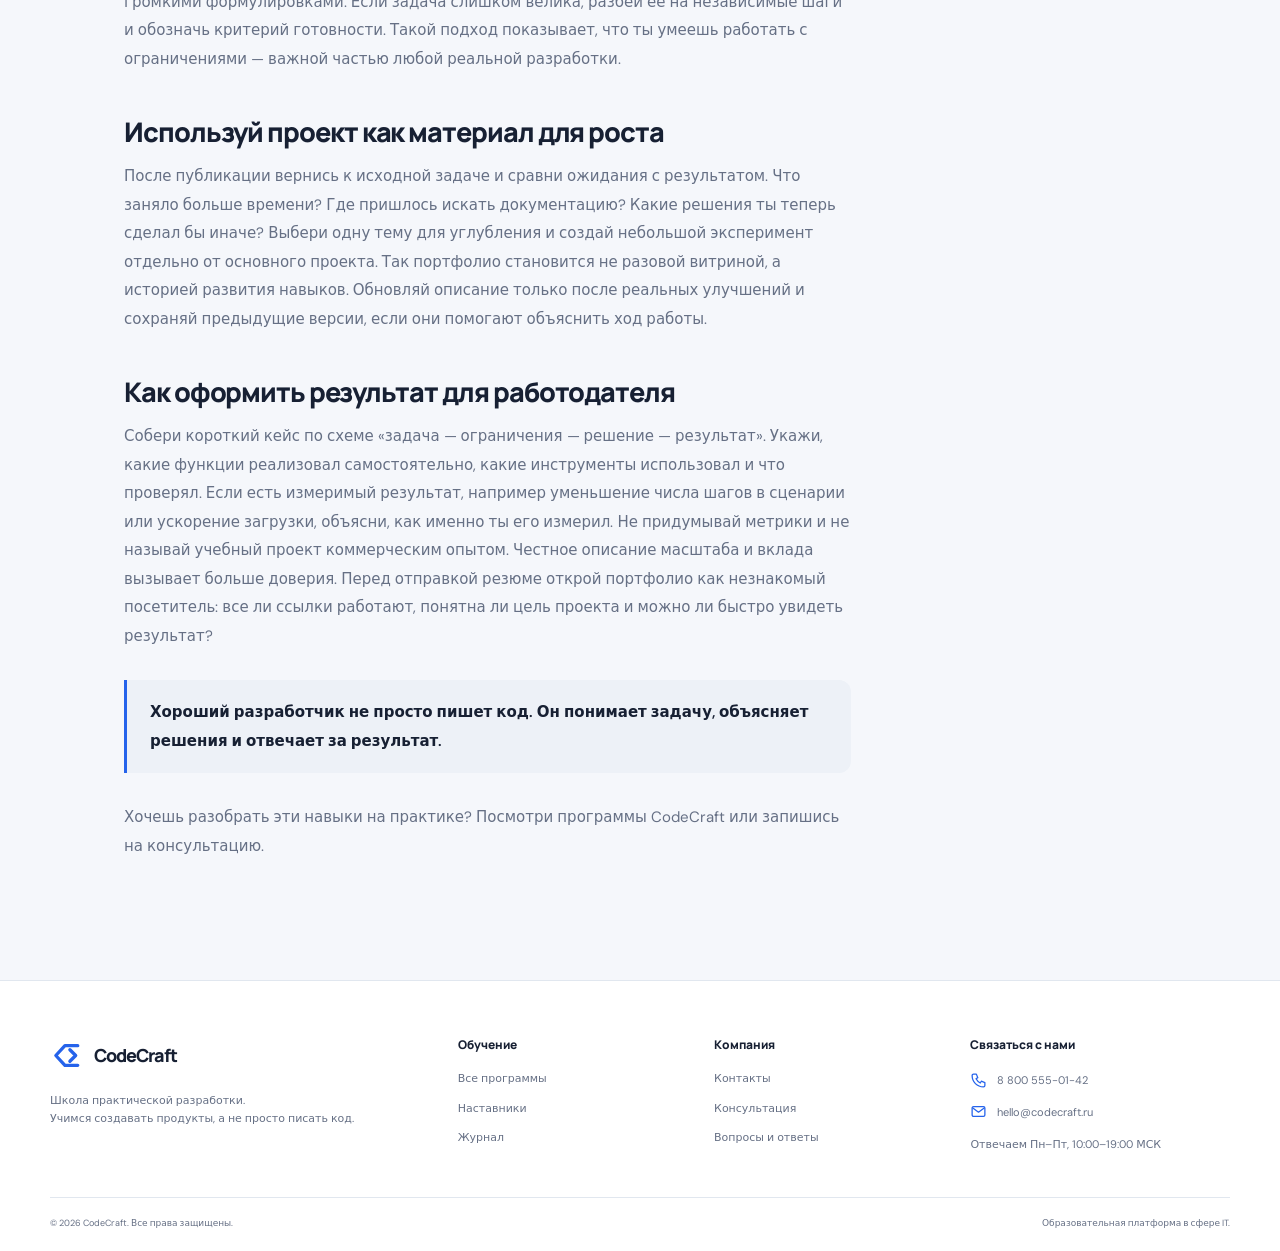
<file: article.html>
<!doctype html>
<html lang="ru">
<head>
  <meta charset="utf-8">
  <meta name="viewport" content="width=device-width,initial-scale=1">
  <meta name="description" content="Практические материалы CodeCraft о разработке, дизайне и карьере в IT.">
  <title>Материал журнала — CodeCraft</title>
  
  <link rel="preconnect" href="https://fonts.googleapis.com">
  <link rel="preconnect" href="https://fonts.gstatic.com" crossorigin>
  <link href="https://fonts.googleapis.com/css2?family=DM+Sans:wght@400;500;600;700&family=Manrope:wght@400;500;600;700;800&display=swap" rel="stylesheet">
  <link rel="stylesheet" href="css/style.css">
</head>
<body>

  <header class="header">
    <div class="container header__inner">
      <a class="brand" href="index.html">
        <img class="brand__mark" src="images/brand-mark.svg" alt="">
        <span class="brand__name">CodeCraft</span>
      </a>
      <button class="menu-toggle" aria-label="Открыть меню" aria-expanded="false">☰</button>
      <nav class="nav">
        <a class="nav__link" href="index.html">Главная</a>
        <a class="nav__link" href="courses.html">Программы</a>
        <a class="nav__link" href="teachers.html">Команда</a>
        <a class="nav__link is-active" href="blog.html">Журнал</a>
        <a class="nav__link" href="contacts.html">Контакты</a>
      </nav>
      <div class="header__actions">
        <button class="site-search-toggle" type="button" aria-label="Поиск по сайту" title="Поиск">⌕</button>
        <button class="account-toggle" type="button">Кабинет</button>
        <button class="favorites-toggle" type="button" aria-label="Избранное" title="Избранное">♡</button>
        <button class="theme-toggle" aria-label="Переключить тему">☾</button>
        <a class="button button--small button--primary" href="contacts.html#lead-form">Консультация ↗</a>
      </div>
    </div>
  </header>

  <nav class="breadcrumbs" aria-label="Хлебные крошки">
    <div class="container breadcrumbs__inner">
      <a href="index.html">Главная</a>
      <span class="breadcrumbs__separator" aria-hidden="true">/</span>
      <a href="blog.html">Журнал</a>
      <span class="breadcrumbs__separator" aria-hidden="true">/</span>
      <span aria-current="page">Статья</span>
    </div>
  </nav>

  <main>
    <section class="article-hero">
      <div class="container">
        <a class="back-link" href="blog.html">← Назад в журнал</a>
        <div id="article-content">
          <div class="eyebrow">CODECRAFT JOURNAL</div>
          <h1>Практические материалы<br><span>для разработчиков.</span></h1>
        </div>
      </div>
    </section>
  </main>

  <footer class="footer">
    <div class="container footer__top">
      <div class="footer__brand">
        <a class="brand" href="index.html">
          <img alt="" class="brand__mark" src="images/brand-mark.svg">
          <span class="brand__name">CodeCraft</span>
        </a>
        <p>Школа практической разработки.<br>Учимся создавать продукты, а не просто писать код.</p>
      </div>
      <div class="footer__col">
        <b>Обучение</b>
        <a href="courses.html">Все программы</a>
        <a href="teachers.html">Наставники</a>
        <a href="blog.html">Журнал</a>
      </div>
      <div class="footer__col">
        <b>Компания</b>
        <a href="contacts.html">Контакты</a>
        <a href="contacts.html#lead-form">Консультация</a>
        <a href="contacts.html#faq">Вопросы и ответы</a>
      </div>
      <div class="footer__contact">
        <b>Связаться с нами</b>
        <a class="footer-contact-link" href="tel:+78005550142">
          <svg viewBox="0 0 24 24" aria-hidden="true">
            <path d="M5 3h4l2 5-2.5 1.5a15 15 0 0 0 6 6L16 13l5 2v4c0 1.1-.9 2-2 2C10 21 3 14 3 5c0-1.1.9-2 2-2Z"/>
          </svg>
          <span>8 800 555-01-42</span>
        </a>
        <a class="footer-contact-link" href="mailto:hello@codecraft.ru">
          <svg viewBox="0 0 24 24" aria-hidden="true">
            <rect x="3" y="5" width="18" height="14" rx="2"/>
            <path d="m4 7 8 6 8-6"/>
          </svg>
          <span>hello@codecraft.ru</span>
        </a>
        <span class="footer-hours">Отвечаем Пн–Пт, 10:00–19:00 МСК</span>
      </div>
    </div>
    <div class="container footer__bottom">
      <span>© 2026 CodeCraft. Все права защищены.</span>
      <span>Образовательная платформа в сфере IT.</span>
    </div>
  </footer>

  <div class="toast" role="status" aria-live="polite"></div>
  <button class="back-top" aria-label="Наверх" title="Наверх">
    <span class="back-top__target" aria-hidden="true"></span>
  </button>
  
  <script src="js/script.js"></script>
  <script src="js/enhancements.js"></script>
</body>
</html>
</file>
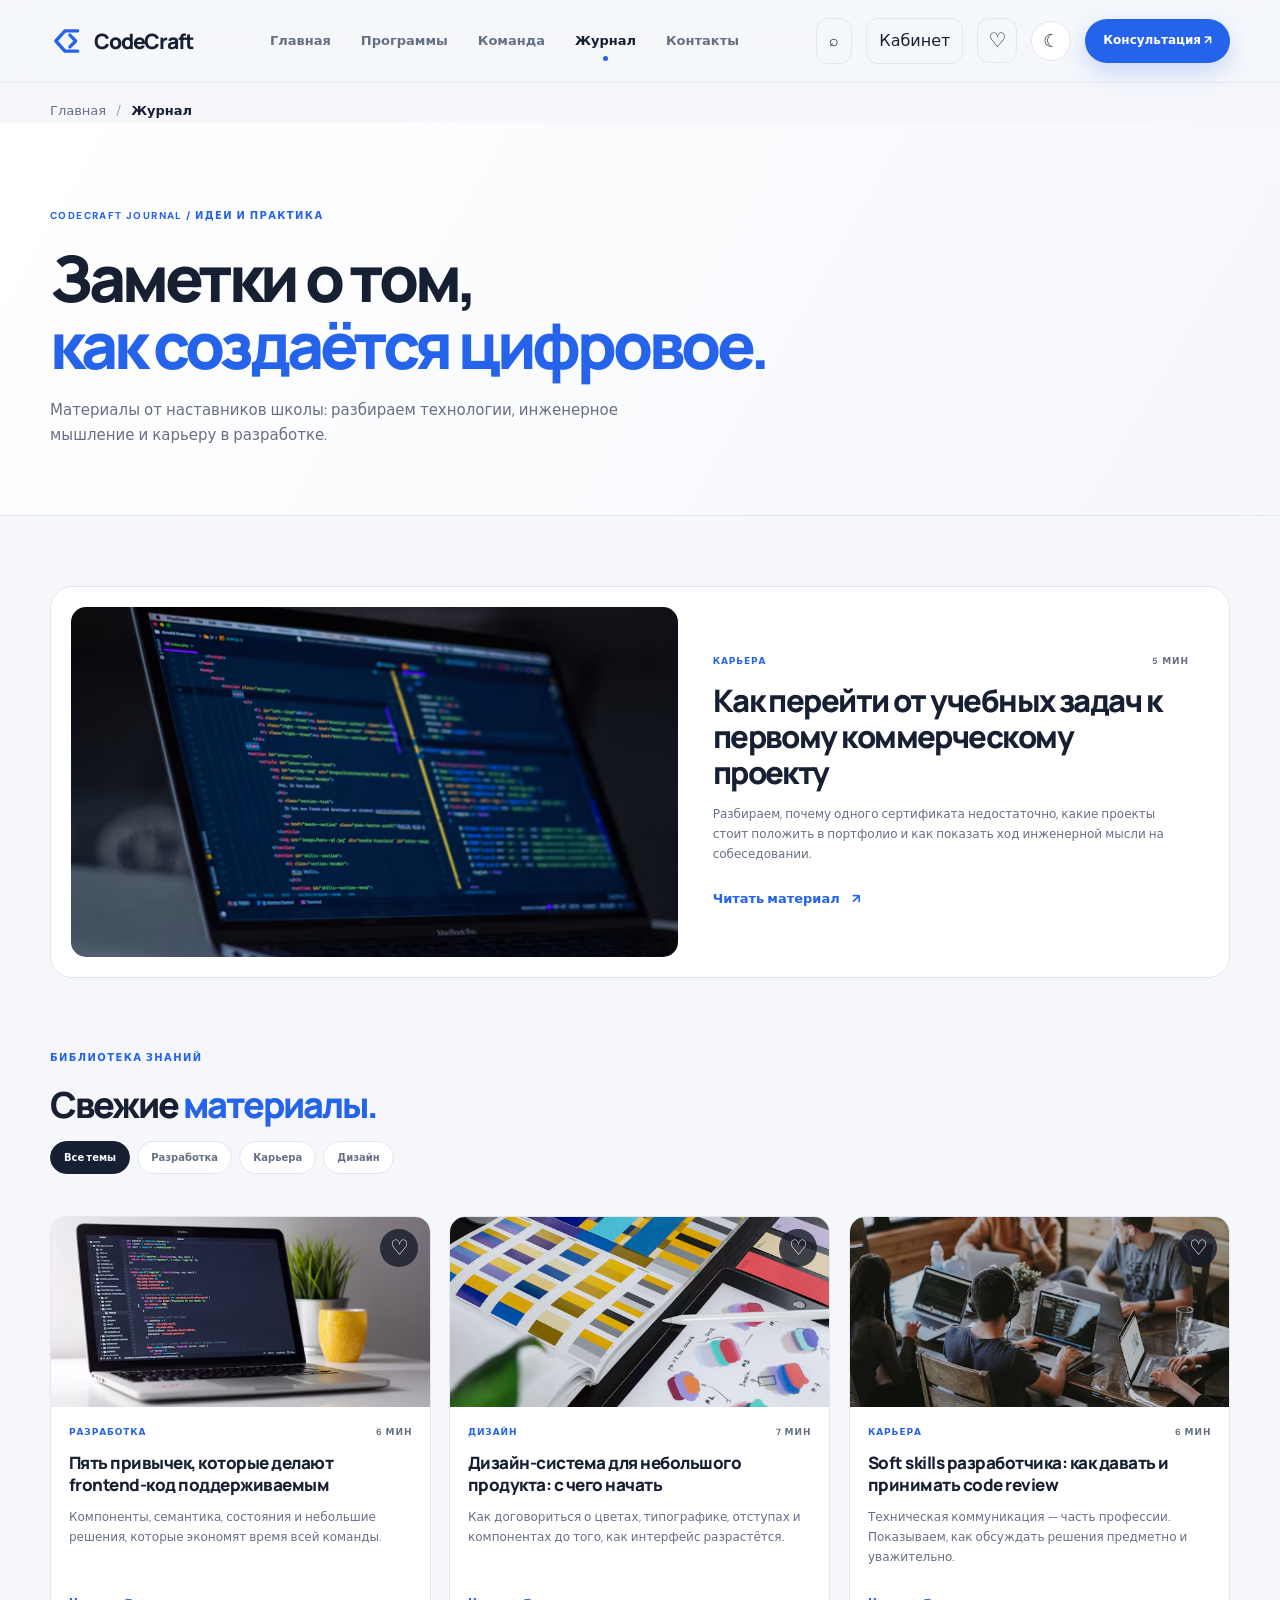
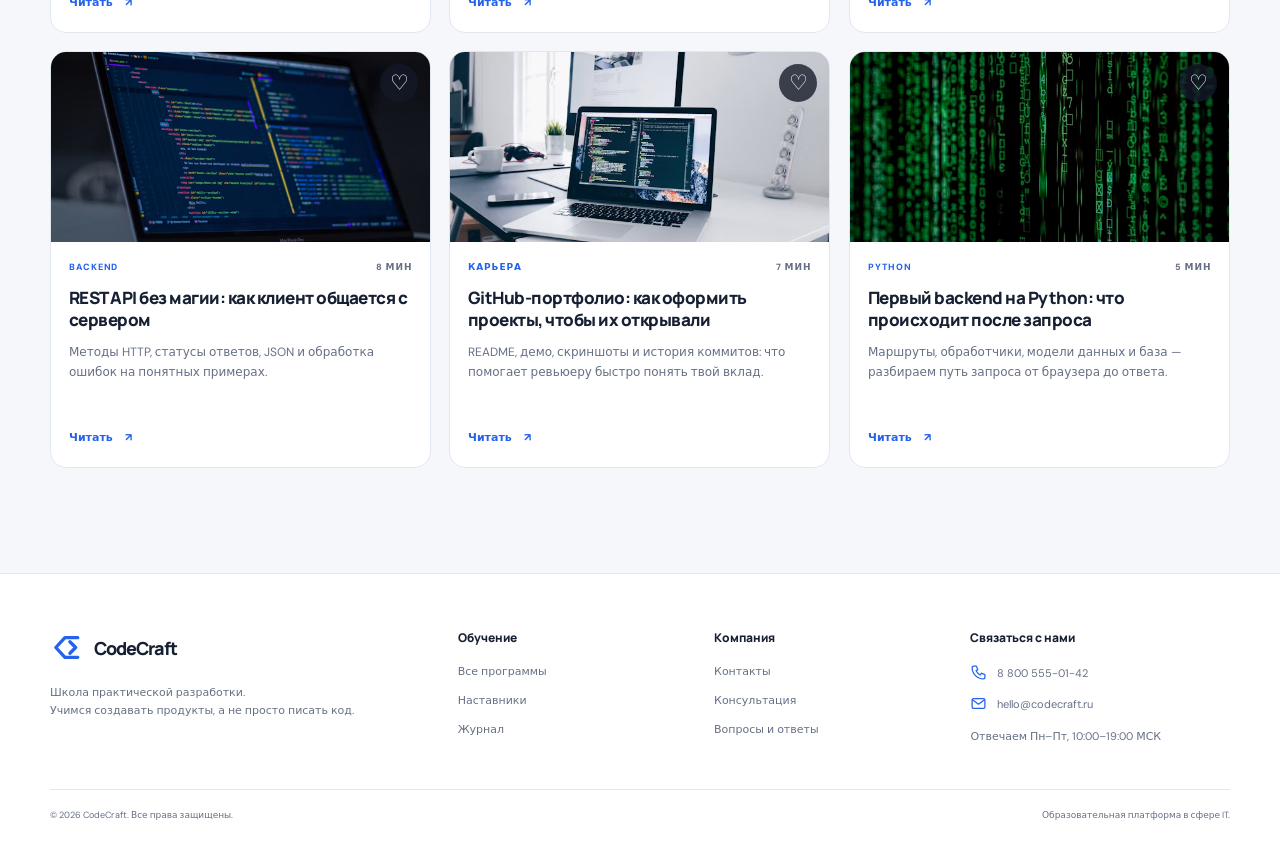
<file: blog.html>
<!doctype html>
<html lang="ru">
<head>
  <meta charset="utf-8">
  <meta name="viewport" content="width=device-width,initial-scale=1">
  <meta name="description" content="Журнал CodeCraft: инженерные практики, карьера разработчика, дизайн и обучение.">
  <title>Журнал — CodeCraft</title>
  
  <link rel="preconnect" href="https://fonts.googleapis.com">
  <link rel="preconnect" href="https://fonts.gstatic.com" crossorigin>
  <link href="https://fonts.googleapis.com/css2?family=DM+Sans:wght@400;500;600;700&family=Manrope:wght@400;500;600;700;800&display=swap" rel="stylesheet">
  <link rel="stylesheet" href="css/style.css">
</head>
<body>

  <header class="header">
    <div class="container header__inner">
      <a class="brand" href="index.html">
        <img class="brand__mark" src="images/brand-mark.svg" alt="">
        <span class="brand__name">CodeCraft</span>
      </a>
      <button class="menu-toggle" aria-label="Открыть меню" aria-expanded="false">☰</button>
      <nav class="nav">
        <a class="nav__link" href="index.html">Главная</a>
        <a class="nav__link" href="courses.html">Программы</a>
        <a class="nav__link" href="teachers.html">Команда</a>
        <a class="nav__link is-active" href="blog.html">Журнал</a>
        <a class="nav__link" href="contacts.html">Контакты</a>
      </nav>
      <div class="header__actions">
        <button class="site-search-toggle" type="button" aria-label="Поиск по сайту" title="Поиск">⌕</button>
        <button class="account-toggle" type="button">Кабинет</button>
        <button class="favorites-toggle" type="button" aria-label="Избранное" title="Избранное">♡</button>
        <button class="theme-toggle" aria-label="Переключить тему">☾</button>
        <a class="button button--small button--primary" href="contacts.html#lead-form">Консультация ↗</a>
      </div>
    </div>
  </header>

  <nav class="breadcrumbs" aria-label="Хлебные крошки">
    <div class="container breadcrumbs__inner">
      <a href="index.html">Главная</a>
      <span class="breadcrumbs__separator" aria-hidden="true">/</span>
      <span aria-current="page">Журнал</span>
    </div>
  </nav>

  <main>
    <section class="page-hero">
      <div class="container">
        <div class="eyebrow">CodeCraft journal / идеи и практика</div>
        <h1>Заметки о том,<br><span>как создаётся цифровое.</span></h1>
        <p>Материалы от наставников школы: разбираем технологии, инженерное мышление и карьеру в разработке.</p>
      </div>
    </section>

    <section class="section section--compact">
      <div class="container">
        <article class="featured-article">
          <a class="featured-article__image" href="article.html?id=junior">
            <img src="images/Junior.jpg" alt="Разработчик работает над проектом за ноутбуком">
          </a>
          <div class="featured-article__body">
            <div class="article-meta">
              <span>КАРЬЕРА</span>
              <span>5 МИН</span>
            </div>
            <h2><a href="article.html?id=junior">Как перейти от учебных задач к первому коммерческому проекту</a></h2>
            <p>Разбираем, почему одного сертификата недостаточно, какие проекты стоит положить в портфолио и как показать ход инженерной мысли на собеседовании.</p>
            <a class="text-link" href="article.html?id=junior">Читать материал <span>↗</span></a>
          </div>
        </article>
        
        <div class="section-heading section-heading--small">
          <div>
            <div class="eyebrow">Библиотека знаний</div>
            <h2>Свежие <span>материалы.</span></h2>
          </div>
          <div class="filters">
            <button class="filter-chip is-active" data-article-filter="all">Все темы</button>
            <button class="filter-chip" data-article-filter="dev">Разработка</button>
            <button class="filter-chip" data-article-filter="career">Карьера</button>
            <button class="filter-chip" data-article-filter="design">Дизайн</button>
          </div>
        </div>
        
        <div class="article-grid">
          <article class="article-card" data-topic="dev">
            <a href="article.html?id=frontend" class="article-card__image">
              <img src="images/Errors.jpg" alt="Код на экране редактора">
            </a>
            <div class="article-card__body">
              <div class="article-meta">
                <span>РАЗРАБОТКА</span>
                <span>6 МИН</span>
              </div>
              <h3><a href="article.html?id=frontend">Пять привычек, которые делают frontend-код поддерживаемым</a></h3>
              <p>Компоненты, семантика, состояния и небольшие решения, которые экономят время всей команды.</p>
              <a class="text-link" href="article.html?id=frontend">Читать <span>↗</span></a>
            </div>
          </article>
          
          <article class="article-card" data-topic="design">
            <a href="article.html?id=design" class="article-card__image">
              <img src="images/Interface design.jpg" alt="Работа над интерфейсом">
            </a>
            <div class="article-card__body">
              <div class="article-meta">
                <span>ДИЗАЙН</span>
                <span>7 МИН</span>
              </div>
              <h3><a href="article.html?id=design">Дизайн-система для небольшого продукта: с чего начать</a></h3>
              <p>Как договориться о цветах, типографике, отступах и компонентах до того, как интерфейс разрастётся.</p>
              <a class="text-link" href="article.html?id=design">Читать <span>↗</span></a>
            </div>
          </article>
          
          <article class="article-card" data-topic="career">
            <a href="article.html?id=soft" class="article-card__image">
              <img src="images/Soft.jpg" alt="Командная работа разработчиков">
            </a>
            <div class="article-card__body">
              <div class="article-meta">
                <span>КАРЬЕРА</span>
                <span>6 МИН</span>
              </div>
              <h3><a href="article.html?id=soft">Soft skills разработчика: как давать и принимать code review</a></h3>
              <p>Техническая коммуникация — часть профессии. Показываем, как обсуждать решения предметно и уважительно.</p>
              <a class="text-link" href="article.html?id=soft">Читать <span>↗</span></a>
            </div>
          </article>
          
          <article class="article-card" data-topic="dev">
            <a href="article.html?id=api" class="article-card__image">
              <img src="images/Server rack.jpg" alt="Серверная инфраструктура">
            </a>
            <div class="article-card__body">
              <div class="article-meta">
                <span>BACKEND</span>
                <span>8 МИН</span>
              </div>
              <h3><a href="article.html?id=api">REST API без магии: как клиент общается с сервером</a></h3>
              <p>Методы HTTP, статусы ответов, JSON и обработка ошибок на понятных примерах.</p>
              <a class="text-link" href="article.html?id=api">Читать <span>↗</span></a>
            </div>
          </article>
          
          <article class="article-card" data-topic="career">
            <a href="article.html?id=github" class="article-card__image">
              <img src="images/Code on the laptop screen.jpg" alt="Ноутбук с кодом">
            </a>
            <div class="article-card__body">
              <div class="article-meta">
                <span>КАРЬЕРА</span>
                <span>7 МИН</span>
              </div>
              <h3><a href="article.html?id=github">GitHub-портфолио: как оформить проекты, чтобы их открывали</a></h3>
              <p>README, демо, скриншоты и история коммитов: что помогает ревьюеру быстро понять твой вклад.</p>
              <a class="text-link" href="article.html?id=github">Читать <span>↗</span></a>
            </div>
          </article>
          
          <article class="article-card" data-topic="dev">
            <a href="article.html?id=python" class="article-card__image">
              <img src="images/Python.jpg" alt="Работа с Python">
            </a>
            <div class="article-card__body">
              <div class="article-meta">
                <span>PYTHON</span>
                <span>5 МИН</span>
              </div>
              <h3><a href="article.html?id=python">Первый backend на Python: что происходит после запроса</a></h3>
              <p>Маршруты, обработчики, модели данных и база — разбираем путь запроса от браузера до ответа.</p>
              <a class="text-link" href="article.html?id=python">Читать <span>↗</span></a>
            </div>
          </article>
        </div>
      </div>
    </section>
  </main>

  <footer class="footer">
    <div class="container footer__top">
      <div class="footer__brand">
        <a class="brand" href="index.html">
          <img alt="" class="brand__mark" src="images/brand-mark.svg">
          <span class="brand__name">CodeCraft</span>
        </a>
        <p>Школа практической разработки.<br>Учимся создавать продукты, а не просто писать код.</p>
      </div>
      <div class="footer__col">
        <b>Обучение</b>
        <a href="courses.html">Все программы</a>
        <a href="teachers.html">Наставники</a>
        <a href="blog.html">Журнал</a>
      </div>
      <div class="footer__col">
        <b>Компания</b>
        <a href="contacts.html">Контакты</a>
        <a href="contacts.html#lead-form">Консультация</a>
        <a href="contacts.html#faq">Вопросы и ответы</a>
      </div>
      <div class="footer__contact">
        <b>Связаться с нами</b>
        <a class="footer-contact-link" href="tel:+78005550142">
          <svg viewBox="0 0 24 24" aria-hidden="true">
            <path d="M5 3h4l2 5-2.5 1.5a15 15 0 0 0 6 6L16 13l5 2v4c0 1.1-.9 2-2 2C10 21 3 14 3 5c0-1.1.9-2 2-2Z"/>
          </svg>
          <span>8 800 555-01-42</span>
        </a>
        <a class="footer-contact-link" href="mailto:hello@codecraft.ru">
          <svg viewBox="0 0 24 24" aria-hidden="true">
            <rect x="3" y="5" width="18" height="14" rx="2"/>
            <path d="m4 7 8 6 8-6"/>
          </svg>
          <span>hello@codecraft.ru</span>
        </a>
        <span class="footer-hours">Отвечаем Пн–Пт, 10:00–19:00 МСК</span>
      </div>
    </div>
    <div class="container footer__bottom">
      <span>© 2026 CodeCraft. Все права защищены.</span>
      <span>Образовательная платформа в сфере IT.</span>
    </div>
  </footer>

  <div class="toast" role="status" aria-live="polite"></div>
  <button class="back-top" aria-label="Наверх" title="Наверх">
    <span class="back-top__target" aria-hidden="true"></span>
  </button>
  
  <script src="js/script.js"></script>
  <script src="js/enhancements.js"></script>
</body>
</html>
</file>
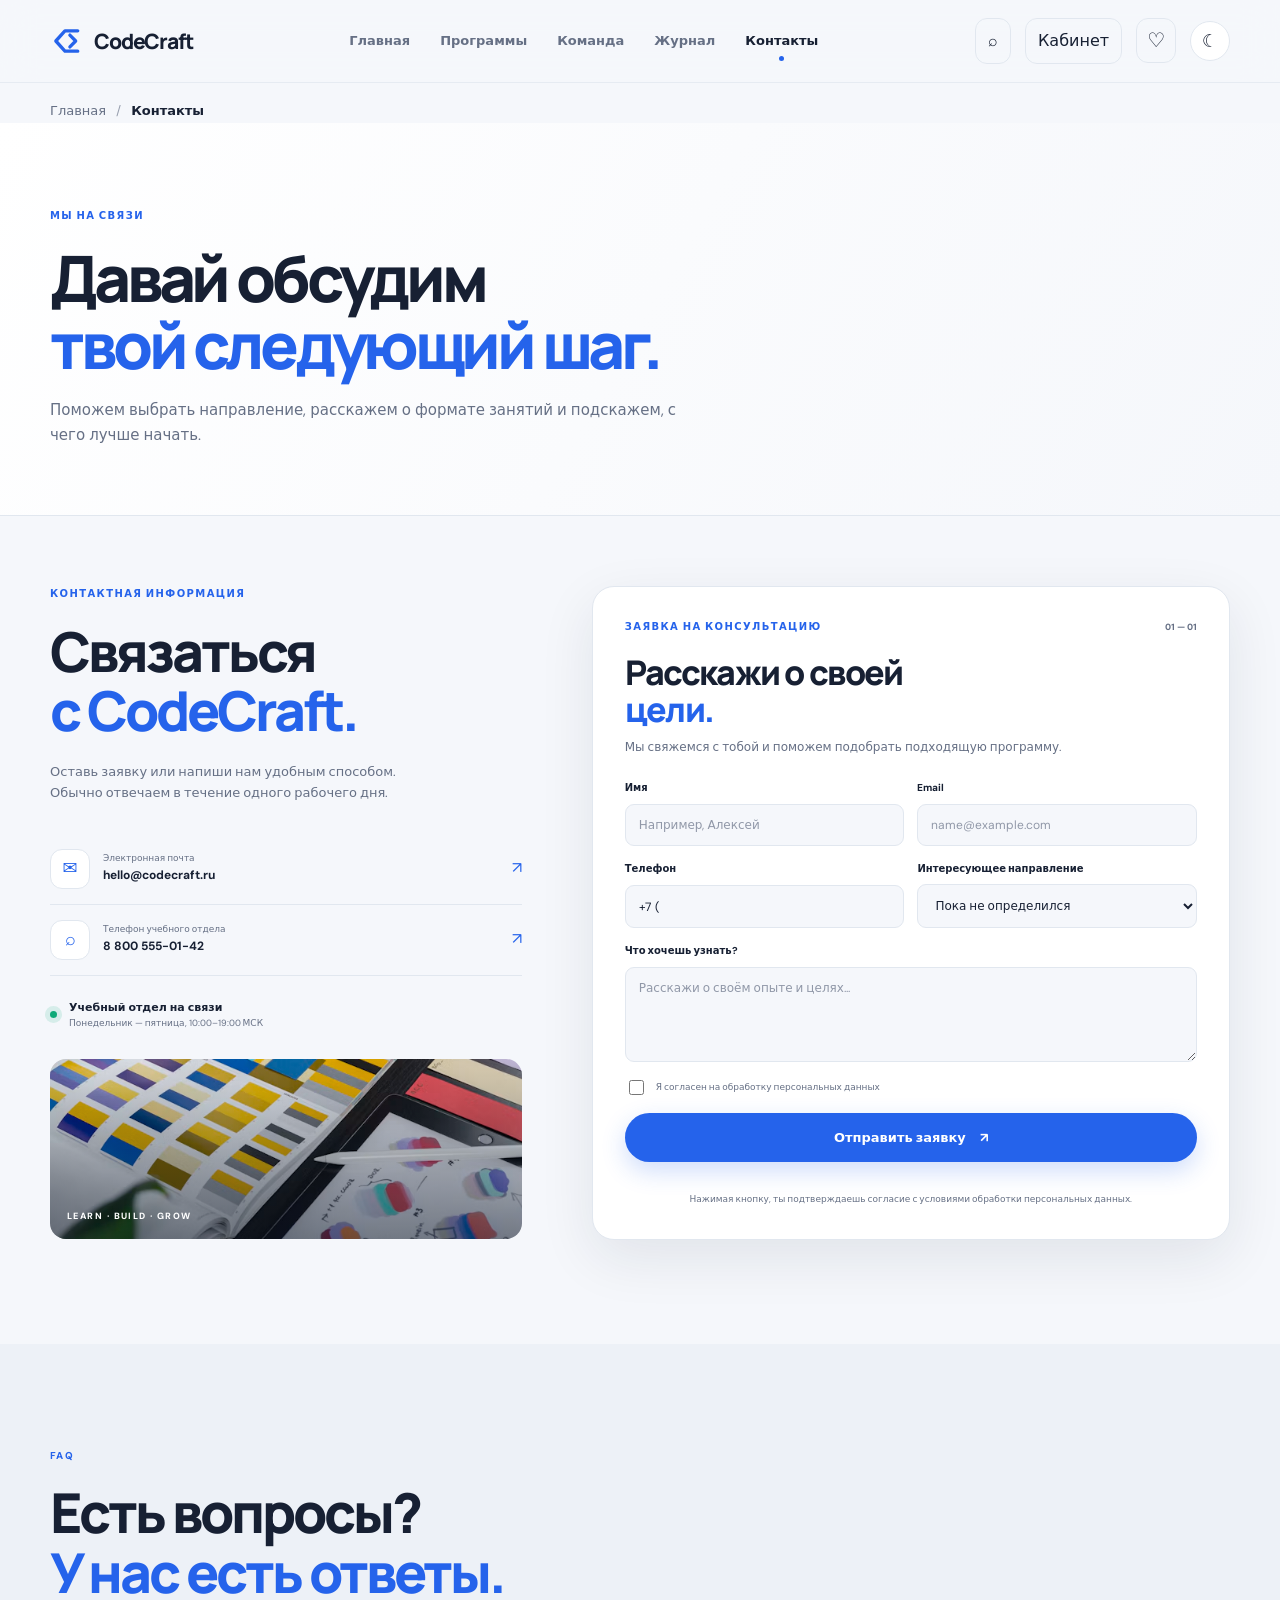
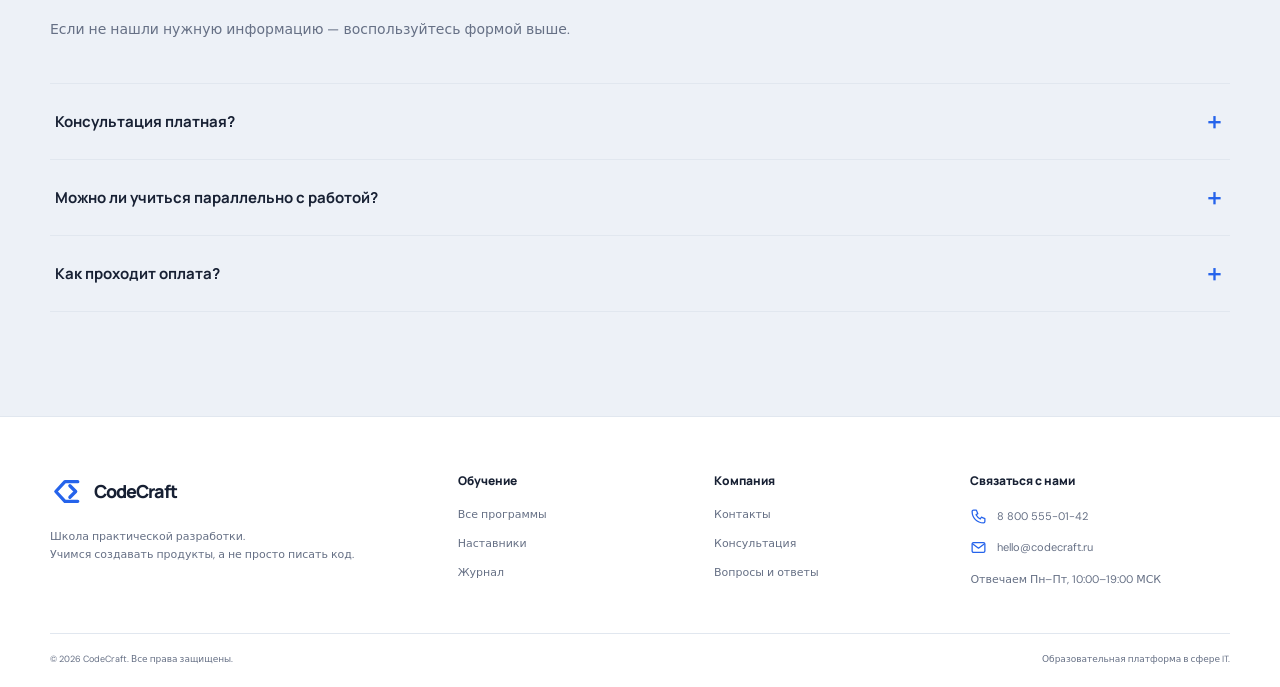
<file: contacts.html>
<!doctype html>
<html lang="ru">
<head>
  <meta charset="utf-8">
  <meta name="viewport" content="width=device-width,initial-scale=1">
  <meta name="description" content="Свяжитесь с CodeCraft: консультация по программам обучения, вопросы и обратная связь.">
  <title>Контакты — CodeCraft</title>
  
  <link rel="preconnect" href="https://fonts.googleapis.com">
  <link rel="preconnect" href="https://fonts.gstatic.com" crossorigin>
  <link href="https://fonts.googleapis.com/css2?family=DM+Sans:wght@400;500;600;700&family=Manrope:wght@400;500;600;700;800&display=swap" rel="stylesheet">
  <link rel="stylesheet" href="css/style.css">
</head>
<body>

  <header class="header">
    <div class="container header__inner">
      <a class="brand" href="index.html">
        <img class="brand__mark" src="images/brand-mark.svg" alt="">
        <span class="brand__name">CodeCraft</span>
      </a>
      <button class="menu-toggle" aria-label="Открыть меню" aria-expanded="false">☰</button>
      <nav class="nav">
        <a class="nav__link" href="index.html">Главная</a>
        <a class="nav__link" href="courses.html">Программы</a>
        <a class="nav__link" href="teachers.html">Команда</a>
        <a class="nav__link" href="blog.html">Журнал</a>
        <a class="nav__link is-active" href="contacts.html">Контакты</a>
      </nav>
      <div class="header__actions">
        <button class="site-search-toggle" type="button" aria-label="Поиск по сайту" title="Поиск">⌕</button>
        <button class="account-toggle" type="button">Кабинет</button>
        <button class="favorites-toggle" type="button" aria-label="Избранное" title="Избранное">♡</button>
        <button class="theme-toggle" aria-label="Переключить тему">☾</button>
      </div>
    </div>
  </header>

  <nav class="breadcrumbs" aria-label="Хлебные крошки">
    <div class="container breadcrumbs__inner">
      <a href="index.html">Главная</a>
      <span class="breadcrumbs__separator" aria-hidden="true">/</span>
      <span aria-current="page">Контакты</span>
    </div>
  </nav>

  <main>
    <section class="page-hero">
      <div class="container">
        <div class="eyebrow">Мы на связи</div>
        <h1>Давай обсудим<br><span>твой следующий шаг.</span></h1>
        <p>Поможем выбрать направление, расскажем о формате занятий и подскажем, с чего лучше начать.</p>
      </div>
    </section>

    <section class="section section--compact">
      <div class="container contact-layout">
        <div class="contact-info">
          <div class="eyebrow">Контактная информация</div>
          <h2>Связаться<br><span>с CodeCraft.</span></h2>
          <p>Оставь заявку или напиши нам удобным способом. Обычно отвечаем в течение одного рабочего дня.</p>
          <a class="contact-method" href="mailto:hello@codecraft.ru">
            <span class="contact-method__icon">✉</span>
            <span>
              <small>Электронная почта</small>
              <b>hello@codecraft.ru</b>
            </span>
            <span class="contact-method__arrow">↗</span>
          </a>
          <a class="contact-method" href="tel:+78005550142">
            <span class="contact-method__icon">⌕</span>
            <span>
              <small>Телефон учебного отдела</small>
              <b>8 800 555-01-42</b>
            </span>
            <span class="contact-method__arrow">↗</span>
          </a>
          <div class="contact-hours">
            <span class="status-dot"></span>
            <div>
              <b>Учебный отдел на связи</b>
              <small>Понедельник — пятница, 10:00–19:00 МСК</small>
            </div>
          </div>
          <div class="contact-visual">
            <img src="images/Interface design.jpg" alt="Рабочее пространство команды CodeCraft">
            <span>LEARN · BUILD · GROW</span>
          </div>
        </div>
        
        <div class="form-panel" id="lead-form">
          <div class="form-panel__head">
            <span class="eyebrow">Заявка на консультацию</span>
            <span class="form-step">01 — 01</span>
          </div>
          <h2>Расскажи о своей<br><span>цели.</span></h2>
          <p>Мы свяжемся с тобой и поможем подобрать подходящую программу.</p>
          <form class="lead-form" data-api-form="contact">
            <div class="form-row">
              <label>Имя
                <input name="name" required minlength="2" autocomplete="name" placeholder="Например, Алексей">
              </label>
              <label>Email
                <input name="email" type="email" required autocomplete="email" placeholder="name@example.com">
              </label>
            </div>
            <div class="form-row">
              <label>Телефон
                <input name="phone" type="tel" required autocomplete="tel" inputmode="tel" maxlength="18" pattern="\+7 \(\d{3}\) \d{3}-\d{2}-\d{2}" title="Введите 10 цифр номера после +7" placeholder="+7 (___) ___-__-__" value="+7 ">
              </label>
              <label>Интересующее направление
                <select name="courseId" required>
                  <option value="">Пока не определился</option>
                  <option value="fullstack">Fullstack-разработка</option>
                  <option value="frontend">Frontend</option>
                  <option value="backend">Backend</option>
                  <option value="python">Python</option>
                  <option value="react">React</option>
                  <option value="uxui">UX/UI-дизайн</option>
                </select>
              </label>
            </div>
            <label>Что хочешь узнать?
              <textarea name="message" rows="4" placeholder="Расскажи о своём опыте и целях..."></textarea>
            </label>
            <label class="checkbox-label">
              <input type="checkbox" required> Я согласен на обработку персональных данных
            </label>
            <button class="button button--primary button--block" type="submit">Отправить заявку <span>↗</span></button>
            <p class="form-message" aria-live="polite"></p>
            <small class="form-legal">Нажимая кнопку, ты подтверждаешь согласие с условиями обработки персональных данных.</small>
          </form>
        </div>
      </div>
    </section>

    <section class="section section--tint" id="faq">
      <div class="container">
        <div class="section-heading">
          <div>
            <div class="eyebrow">FAQ</div>
            <h2>Есть вопросы?<br><span>У нас есть ответы.</span></h2>
          </div>
          <p>Если не нашли нужную информацию — воспользуйтесь формой выше.</p>
        </div>
        <div class="faq-list">
          <details class="faq-item">
            <summary>Консультация платная?<span>＋</span></summary>
            <p>Нет, первая консультация бесплатная. На ней мы уточним твой опыт, интересы и цель, расскажем о подходящих программах, нагрузке, формате занятий и стоимости. После разговора ты сможешь спокойно принять решение — записываться на обучение необязательно.</p>
          </details>
          <details class="faq-item">
            <summary>Можно ли учиться параллельно с работой?<span>＋</span></summary>
            <p>Да. Большинство занятий и практических заданий можно планировать вокруг работы или учёбы. Для каждой программы указан ориентир по часам в неделю; на консультации мы разберём расписание, дедлайны и объём самостоятельной практики. Важно выделять время регулярно, чтобы не накапливать задания и получать пользу от обратной связи наставника.</p>
          </details>
          <details class="faq-item">
            <summary>Как проходит оплата?<span>＋</span></summary>
            <p>Стоимость зависит от выбранной программы и указана на её странице. До начала обучения мы объясняем, что входит в стоимость, какие есть способы оплаты и доступна ли оплата частями для конкретного курса. Никаких скрытых обязательных платежей: все условия согласуются заранее.</p>
          </details>
        </div>
      </div>
    </section>
  </main>

  <footer class="footer">
    <div class="container footer__top">
      <div class="footer__brand">
        <a class="brand" href="index.html">
          <img alt="" class="brand__mark" src="images/brand-mark.svg">
          <span class="brand__name">CodeCraft</span>
        </a>
        <p>Школа практической разработки.<br>Учимся создавать продукты, а не просто писать код.</p>
      </div>
      <div class="footer__col">
        <b>Обучение</b>
        <a href="courses.html">Все программы</a>
        <a href="teachers.html">Наставники</a>
        <a href="blog.html">Журнал</a>
      </div>
      <div class="footer__col">
        <b>Компания</b>
        <a href="contacts.html">Контакты</a>
        <a href="contacts.html#lead-form">Консультация</a>
        <a href="contacts.html#faq">Вопросы и ответы</a>
      </div>
      <div class="footer__contact">
        <b>Связаться с нами</b>
        <a class="footer-contact-link" href="tel:+78005550142">
          <svg viewBox="0 0 24 24" aria-hidden="true">
            <path d="M5 3h4l2 5-2.5 1.5a15 15 0 0 0 6 6L16 13l5 2v4c0 1.1-.9 2-2 2C10 21 3 14 3 5c0-1.1.9-2 2-2Z"/>
          </svg>
          <span>8 800 555-01-42</span>
        </a>
        <a class="footer-contact-link" href="mailto:hello@codecraft.ru">
          <svg viewBox="0 0 24 24" aria-hidden="true">
            <rect x="3" y="5" width="18" height="14" rx="2"/>
            <path d="m4 7 8 6 8-6"/>
          </svg>
          <span>hello@codecraft.ru</span>
        </a>
        <span class="footer-hours">Отвечаем Пн–Пт, 10:00–19:00 МСК</span>
      </div>
    </div>
    <div class="container footer__bottom">
      <span>© 2026 CodeCraft. Все права защищены.</span>
      <span>Образовательная платформа в сфере IT.</span>
    </div>
  </footer>

  <div class="toast" role="status" aria-live="polite"></div>
  <button class="back-top" aria-label="Наверх" title="Наверх">
    <span class="back-top__target" aria-hidden="true"></span>
  </button>
  
  <script src="js/script.js"></script>
  <script src="js/enhancements.js"></script>
</body>
</html>
</file>
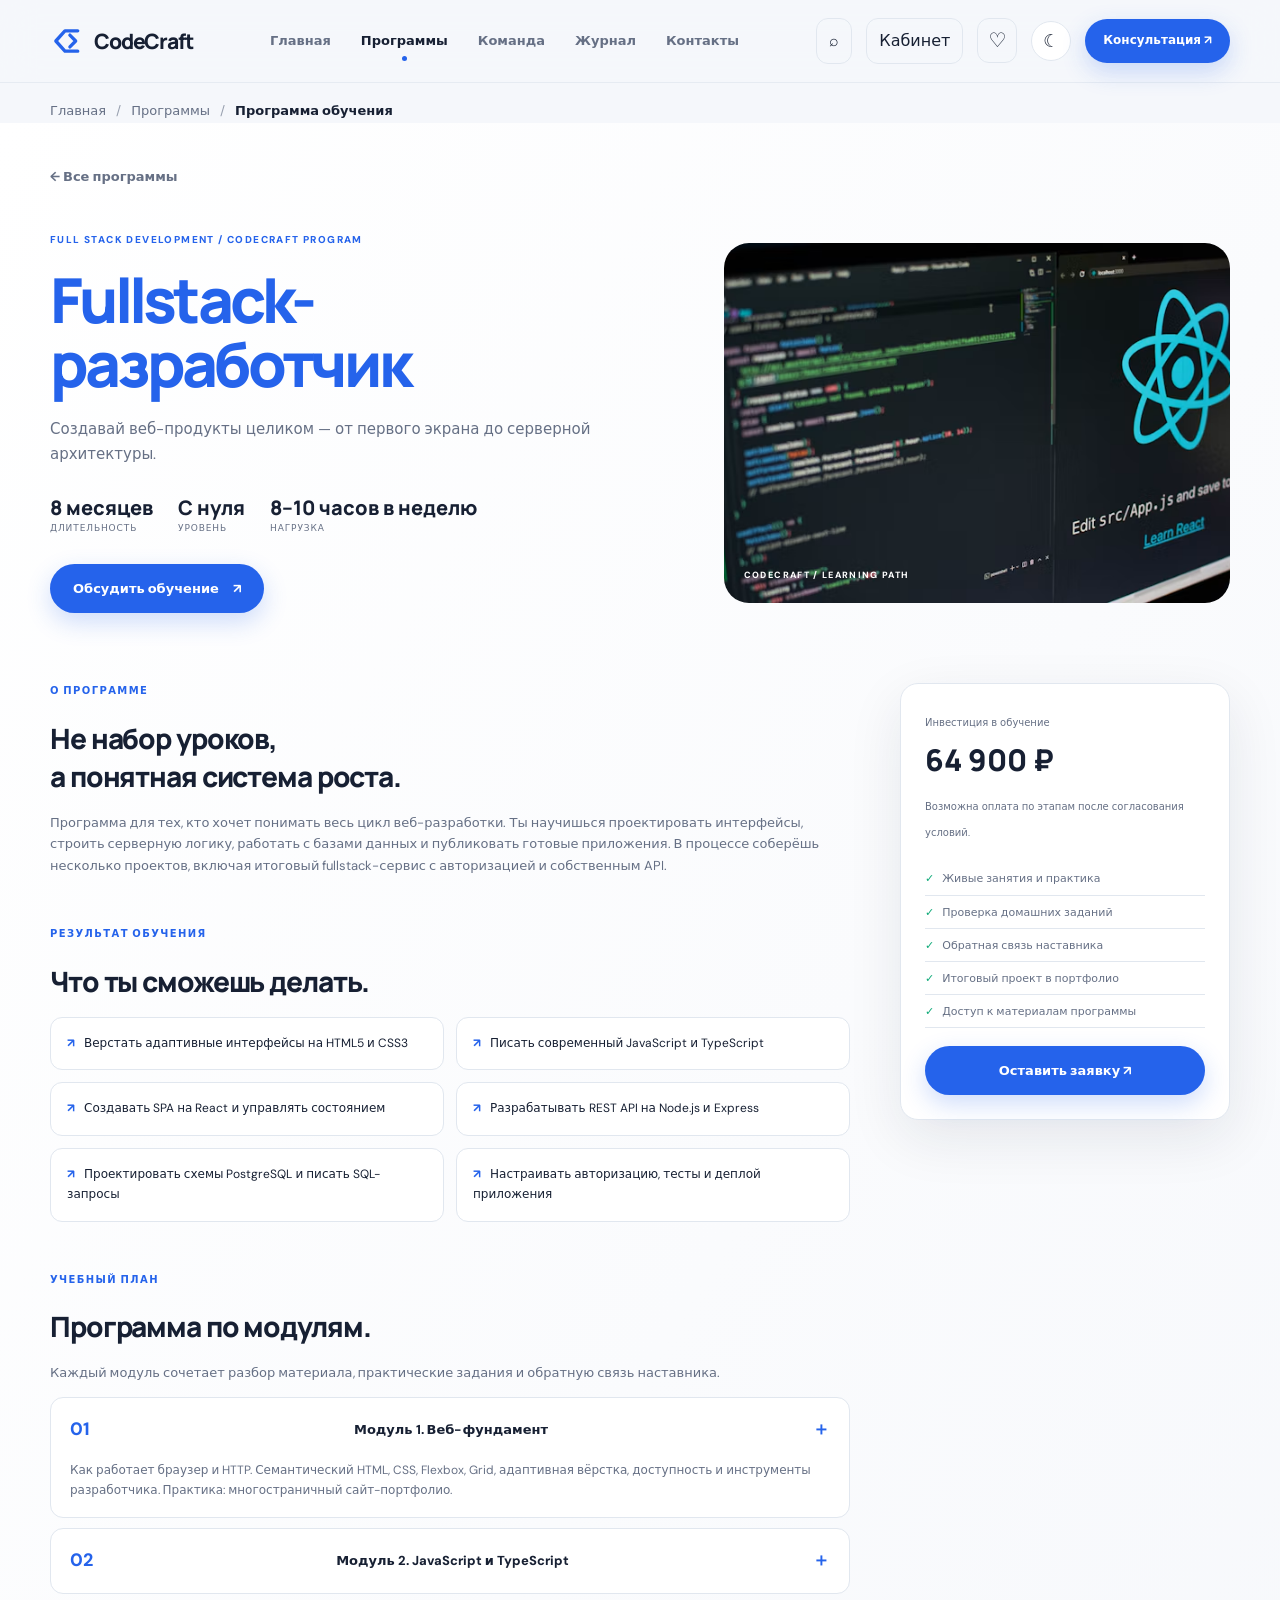
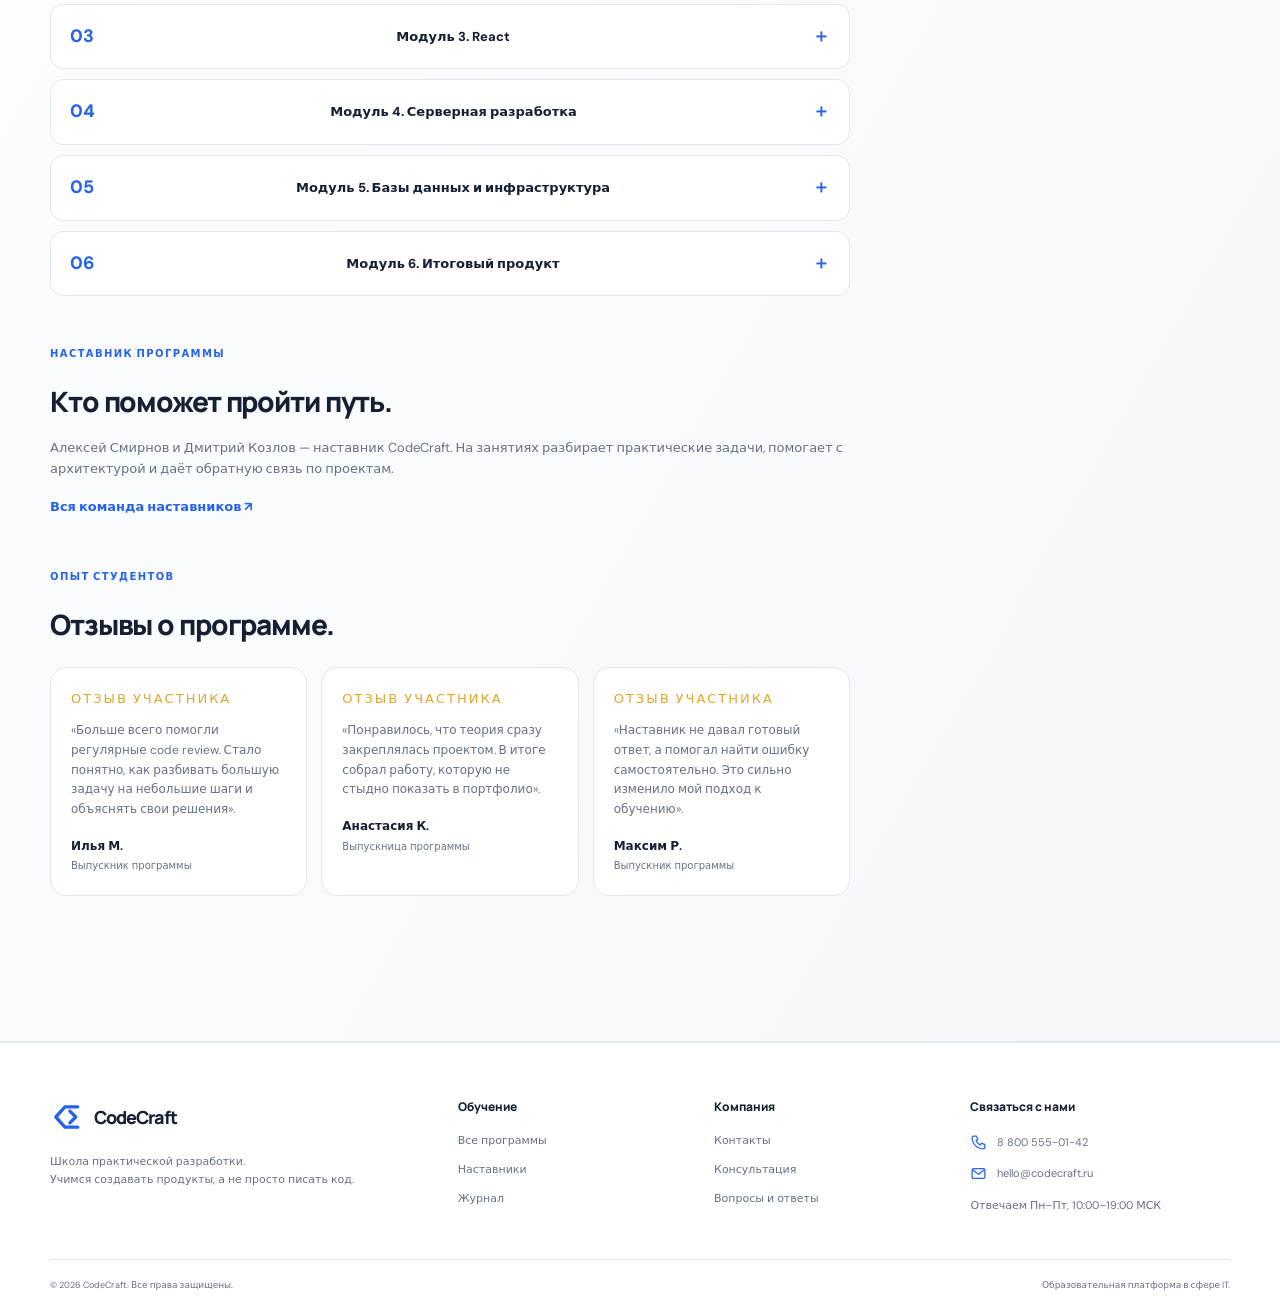
<file: course.html>
<!doctype html>
<html lang="ru">
<head>
  <meta charset="utf-8">
  <meta name="viewport" content="width=device-width,initial-scale=1">
  <meta name="description" content="Подробная программа обучения CodeCraft: навыки, учебный план, проекты и формат занятий.">
  <title>Программа обучения — CodeCraft</title>
  
  <link rel="preconnect" href="https://fonts.googleapis.com">
  <link rel="preconnect" href="https://fonts.gstatic.com" crossorigin>
  <link href="https://fonts.googleapis.com/css2?family=DM+Sans:wght@400;500;600;700&family=Manrope:wght@400;500;600;700;800&display=swap" rel="stylesheet">
  <link rel="stylesheet" href="css/style.css">
</head>
<body>

  <header class="header">
    <div class="container header__inner">
      <a class="brand" href="index.html">
        <img class="brand__mark" src="images/brand-mark.svg" alt="">
        <span class="brand__name">CodeCraft</span>
      </a>
      <button class="menu-toggle" aria-label="Открыть меню" aria-expanded="false">☰</button>
      <nav class="nav">
        <a class="nav__link" href="index.html">Главная</a>
        <a class="nav__link is-active" href="courses.html">Программы</a>
        <a class="nav__link" href="teachers.html">Команда</a>
        <a class="nav__link" href="blog.html">Журнал</a>
        <a class="nav__link" href="contacts.html">Контакты</a>
      </nav>
      <div class="header__actions">
        <button class="site-search-toggle" type="button" aria-label="Поиск по сайту" title="Поиск">⌕</button>
        <button class="account-toggle" type="button">Кабинет</button>
        <button class="favorites-toggle" type="button" aria-label="Избранное" title="Избранное">♡</button>
        <button class="theme-toggle" aria-label="Переключить тему">☾</button>
        <a class="button button--small button--primary" href="contacts.html#lead-form">Консультация ↗</a>
      </div>
    </div>
  </header>

  <nav class="breadcrumbs" aria-label="Хлебные крошки">
    <div class="container breadcrumbs__inner">
      <a href="index.html">Главная</a>
      <span class="breadcrumbs__separator" aria-hidden="true">/</span>
      <a href="courses.html">Программы</a>
      <span class="breadcrumbs__separator" aria-hidden="true">/</span>
      <span aria-current="page">Программа обучения</span>
    </div>
  </nav>

  <main id="course-detail">
    <section class="page-hero page-hero--course">
      <div class="container">
        <a class="back-link" href="courses.html">← Все программы</a>
        <div id="course-content" class="course-detail-loading">
          <div class="eyebrow">Программа CodeCraft</div>
          <h1>Загружаем программу…</h1>
        </div>
      </div>
    </section>
  </main>

  <footer class="footer">
    <div class="container footer__top">
      <div class="footer__brand">
        <a class="brand" href="index.html">
          <img alt="" class="brand__mark" src="images/brand-mark.svg">
          <span class="brand__name">CodeCraft</span>
        </a>
        <p>Школа практической разработки.<br>Учимся создавать продукты, а не просто писать код.</p>
      </div>
      <div class="footer__col">
        <b>Обучение</b>
        <a href="courses.html">Все программы</a>
        <a href="teachers.html">Наставники</a>
        <a href="blog.html">Журнал</a>
      </div>
      <div class="footer__col">
        <b>Компания</b>
        <a href="contacts.html">Контакты</a>
        <a href="contacts.html#lead-form">Консультация</a>
        <a href="contacts.html#faq">Вопросы и ответы</a>
      </div>
      <div class="footer__contact">
        <b>Связаться с нами</b>
        <a class="footer-contact-link" href="tel:+78005550142">
          <svg viewBox="0 0 24 24" aria-hidden="true">
            <path d="M5 3h4l2 5-2.5 1.5a15 15 0 0 0 6 6L16 13l5 2v4c0 1.1-.9 2-2 2C10 21 3 14 3 5c0-1.1.9-2 2-2Z"/>
          </svg>
          <span>8 800 555-01-42</span>
        </a>
        <a class="footer-contact-link" href="mailto:hello@codecraft.ru">
          <svg viewBox="0 0 24 24" aria-hidden="true">
            <rect x="3" y="5" width="18" height="14" rx="2"/>
            <path d="m4 7 8 6 8-6"/>
          </svg>
          <span>hello@codecraft.ru</span>
        </a>
        <span class="footer-hours">Отвечаем Пн–Пт, 10:00–19:00 МСК</span>
      </div>
    </div>
    <div class="container footer__bottom">
      <span>© 2026 CodeCraft. Все права защищены.</span>
      <span>Образовательная платформа в сфере IT.</span>
    </div>
  </footer>

  <dialog class="modal" id="enroll-modal">
    <button class="modal__close" data-close-modal aria-label="Закрыть">×</button>
    <div class="eyebrow">Заявка на обучение</div>
    <h2>Давай обсудим<br><span>твой старт.</span></h2>
    <p>Оставь контакты — координатор свяжется с тобой и ответит на вопросы.</p>
    <form class="lead-form" data-api-form="enrollment">
      <input type="hidden" name="courseId" id="enroll-course-id">
      <label>Имя
        <input name="name" autocomplete="name" required minlength="2" placeholder="Как к тебе обращаться">
      </label>
      <label>Телефон
        <input name="phone" type="tel" autocomplete="tel" required placeholder="+7 900 000-00-00">
      </label>
      <label>Email
        <input name="email" type="email" autocomplete="email" required placeholder="you@example.com">
      </label>
      <label class="checkbox-label">
        <input type="checkbox" required> Согласен на обработку персональных данных
      </label>
      <button class="button button--primary button--block" type="submit">Отправить заявку ↗</button>
      <p class="form-message" aria-live="polite"></p>
    </form>
  </dialog>

  <div class="toast" role="status" aria-live="polite"></div>
  <button class="back-top" aria-label="Наверх" title="Наверх">
    <span class="back-top__target" aria-hidden="true"></span>
  </button>
  
  <script src="js/script.js"></script>
  <script src="js/enhancements.js"></script>
</body>
</html>
</file>
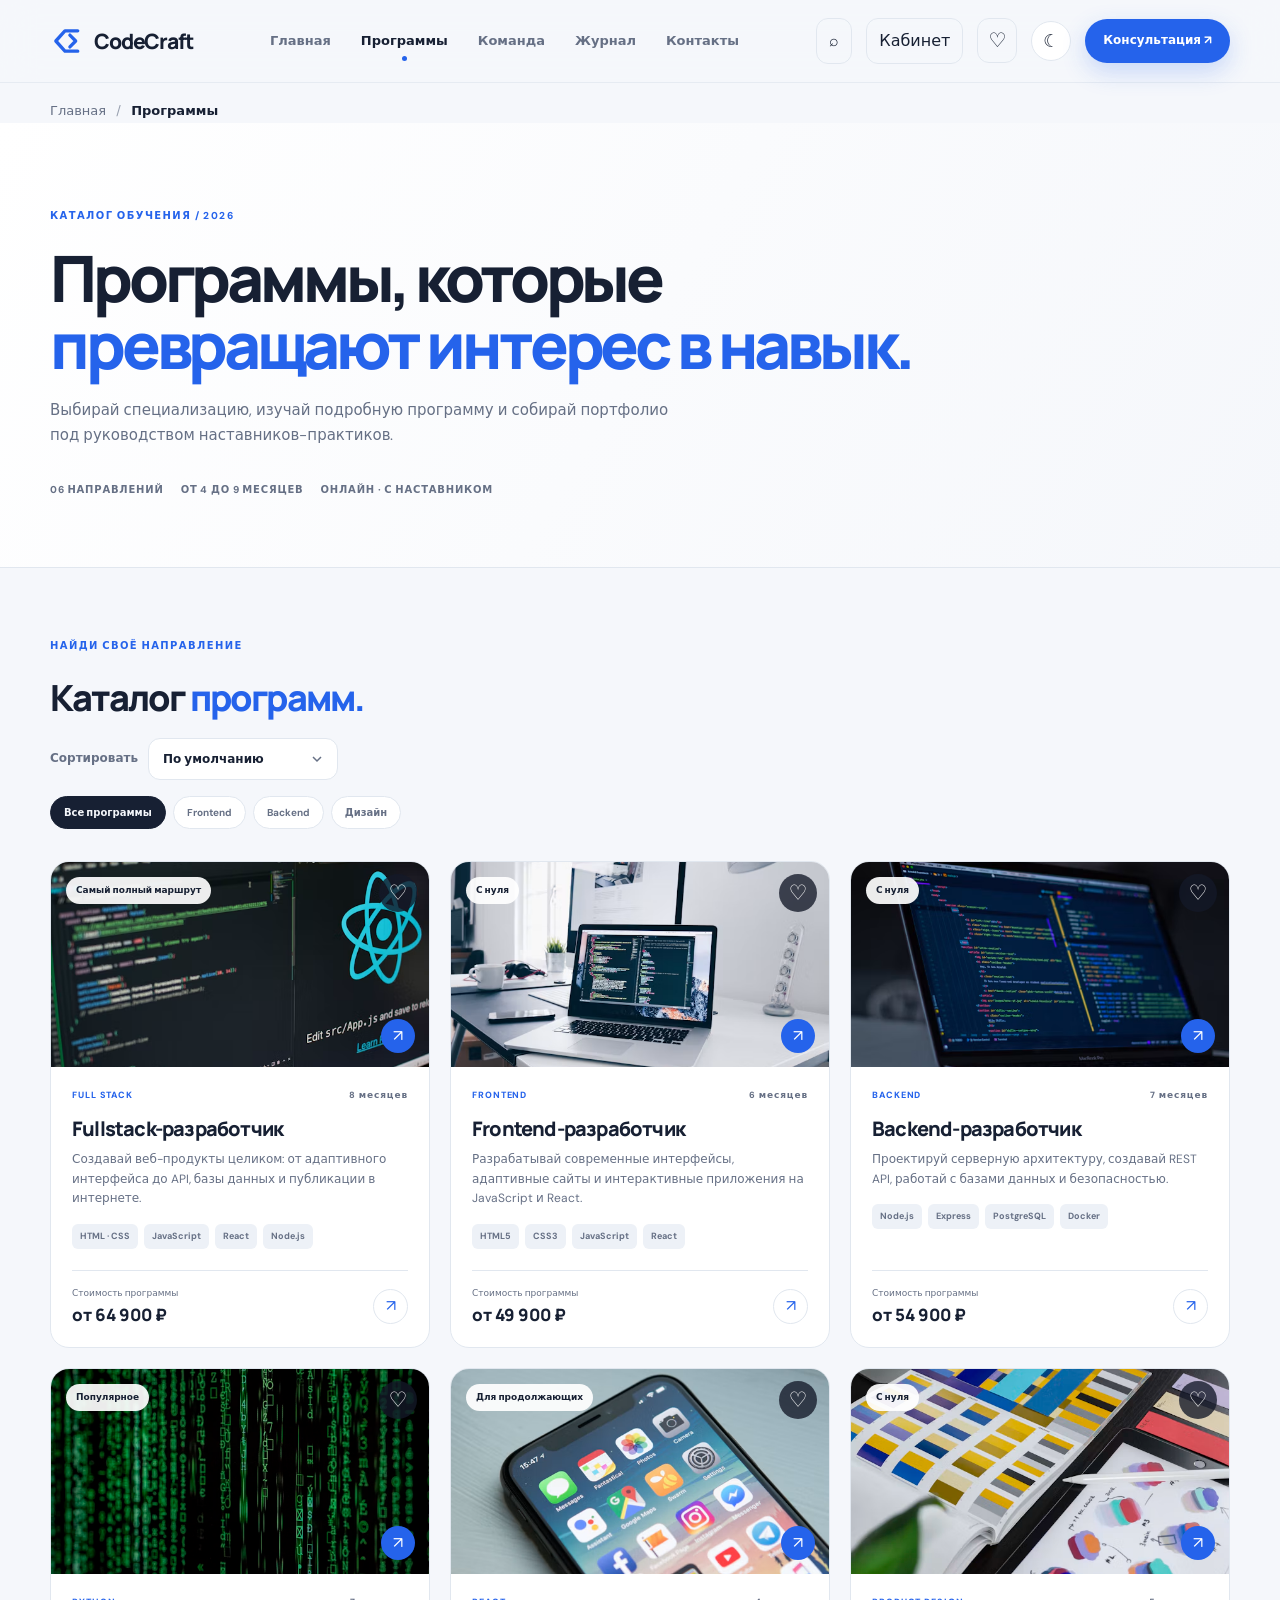
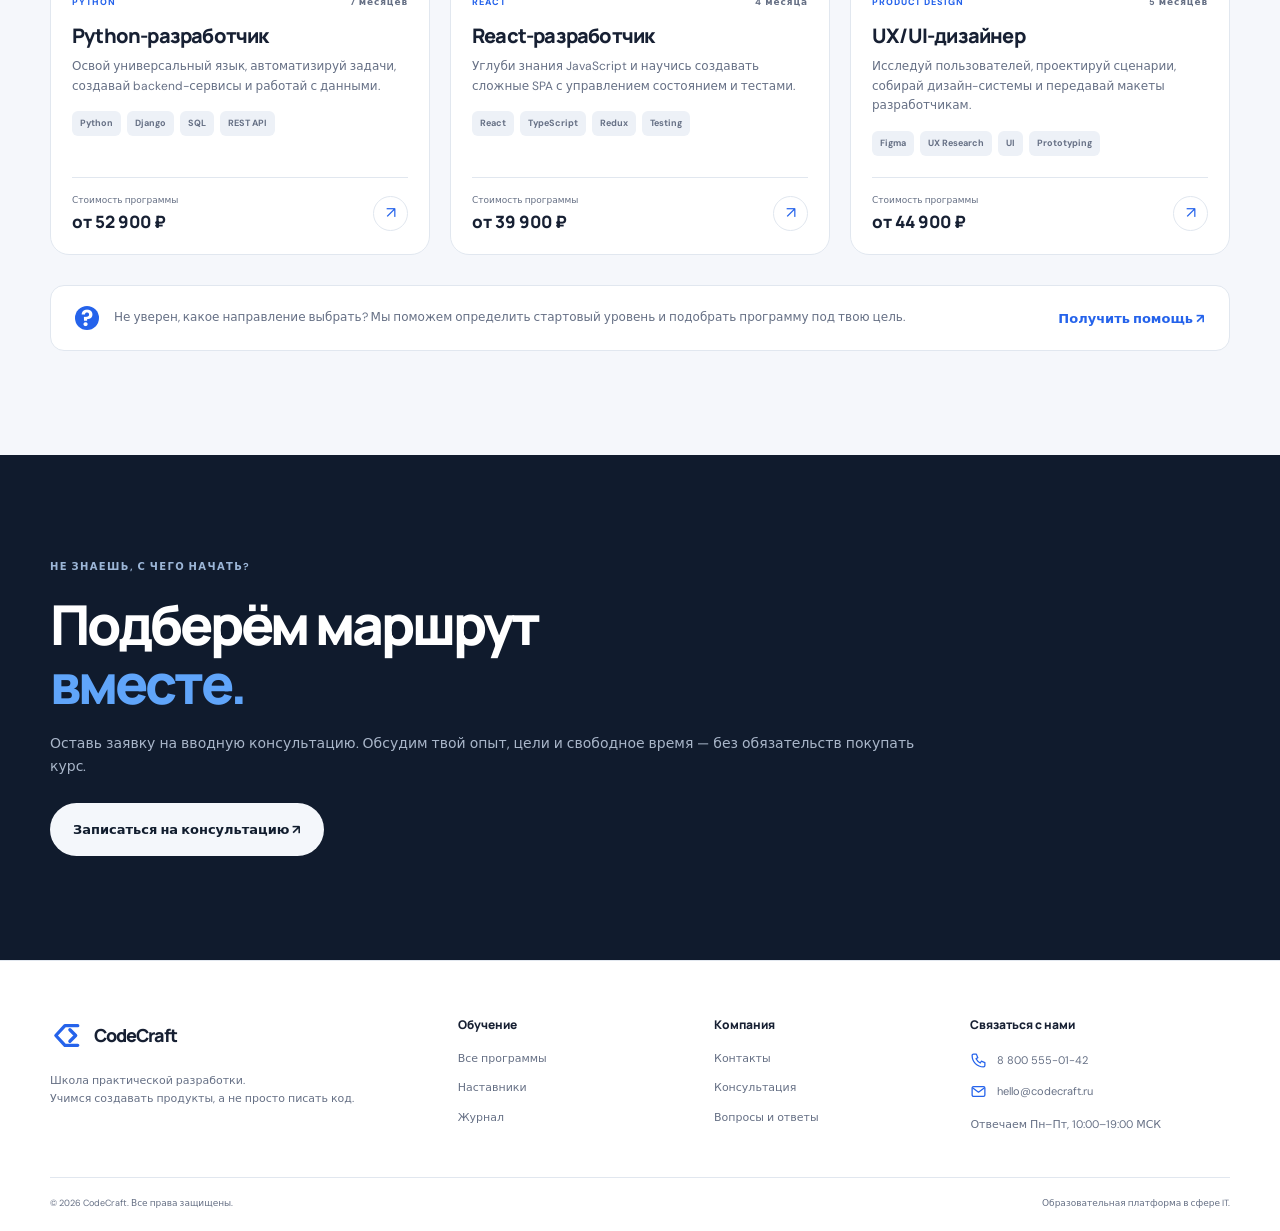
<file: courses.html>
<!doctype html>
<html lang="ru">
<head>
  <meta charset="utf-8">
  <meta name="viewport" content="width=device-width,initial-scale=1">
  <meta name="description" content="Каталог образовательных программ CodeCraft: frontend, backend, Python, React и UX/UI.">
  <title>Программы обучения — CodeCraft</title>
  
  <link rel="preconnect" href="https://fonts.googleapis.com">
  <link rel="preconnect" href="https://fonts.gstatic.com" crossorigin>
  <link href="https://fonts.googleapis.com/css2?family=DM+Sans:wght@400;500;600;700&family=Manrope:wght@400;500;600;700;800&display=swap" rel="stylesheet">
  <link rel="stylesheet" href="css/style.css">
</head>
<body>

  <header class="header">
    <div class="container header__inner">
      <a class="brand" href="index.html">
        <img class="brand__mark" src="images/brand-mark.svg" alt="">
        <span class="brand__name">CodeCraft</span>
      </a>
      <button class="menu-toggle" aria-label="Открыть меню" aria-expanded="false">☰</button>
      <nav class="nav">
        <a class="nav__link" href="index.html">Главная</a>
        <a class="nav__link is-active" href="courses.html">Программы</a>
        <a class="nav__link" href="teachers.html">Команда</a>
        <a class="nav__link" href="blog.html">Журнал</a>
        <a class="nav__link" href="contacts.html">Контакты</a>
      </nav>
      <div class="header__actions">
        <button class="site-search-toggle" type="button" aria-label="Поиск по сайту" title="Поиск">⌕</button>
        <button class="account-toggle" type="button">Кабинет</button>
        <button class="favorites-toggle" type="button" aria-label="Избранное" title="Избранное">♡</button>
        <button class="theme-toggle" aria-label="Переключить тему">☾</button>
        <a class="button button--small button--primary" href="contacts.html#lead-form">Консультация ↗</a>
      </div>
    </div>
  </header>

  <nav class="breadcrumbs" aria-label="Хлебные крошки">
    <div class="container breadcrumbs__inner">
      <a href="index.html">Главная</a>
      <span class="breadcrumbs__separator" aria-hidden="true">/</span>
      <span aria-current="page">Программы</span>
    </div>
  </nav>

  <main>
    <section class="page-hero">
      <div class="container">
        <div class="eyebrow">Каталог обучения / 2026</div>
        <h1>Программы, которые<br><span>превращают интерес в навык.</span></h1>
        <p>Выбирай специализацию, изучай подробную программу и собирай портфолио под руководством наставников-практиков.</p>
        <div class="page-hero__meta">
          <span>06 направлений</span>
          <span>От 4 до 9 месяцев</span>
          <span>Онлайн · с наставником</span>
        </div>
      </div>
    </section>

    <section class="section section--compact">
      <div class="container">
        <div class="catalog-toolbar">
          <div>
            <div class="eyebrow">Найди своё направление</div>
            <h2>Каталог <span>программ.</span></h2>
          </div>
          <label class="catalog-sort">Сортировать
            <select id="course-sort" aria-label="Сортировка программ">
              <option value="default">По умолчанию</option>
              <option value="price-asc">Сначала дешевле</option>
              <option value="price-desc">Сначала дороже</option>
              <option value="duration-asc">Короткие сначала</option>
              <option value="name">По названию</option>
            </select>
          </label>
          <div class="filters" role="group" aria-label="Фильтр программ">
            <button class="filter-chip is-active" data-filter="all">Все программы</button>
            <button class="filter-chip" data-filter="frontend">Frontend</button>
            <button class="filter-chip" data-filter="backend">Backend</button>
            <button class="filter-chip" data-filter="design">Дизайн</button>
          </div>
        </div>
        
        <div class="course-grid" id="course-grid">
          <article class="course-card" data-category="frontend">
            <a class="course-card__image" href="course.html?id=fullstack">
              <img src="images/Frontend.jpg" alt="Разработка веб-интерфейса">
              <span class="course-card__tag">Самый полный маршрут</span>
              <span class="course-card__arrow">↗</span>
            </a>
            <div class="course-card__body">
              <div class="course-meta">
                <span>FULL STACK</span>
                <span>8 месяцев</span>
              </div>
              <h3><a href="course.html?id=fullstack">Fullstack-разработчик</a></h3>
              <p>Создавай веб-продукты целиком: от адаптивного интерфейса до API, базы данных и публикации в интернете.</p>
              <div class="tag-list">
                <span>HTML · CSS</span>
                <span>JavaScript</span>
                <span>React</span>
                <span>Node.js</span>
              </div>
              <div class="course-card__bottom">
                <div>
                  <small>Стоимость программы</small>
                  <strong>от 64 900 ₽</strong>
                </div>
                <a href="course.html?id=fullstack" class="round-link" aria-label="Подробнее">↗</a>
              </div>
            </div>
          </article>
          
          <article class="course-card" data-category="frontend">
            <a class="course-card__image" href="course.html?id=frontend">
              <img src="images/Code on the laptop screen.jpg" alt="Frontend разработка">
              <span class="course-card__tag">С нуля</span>
              <span class="course-card__arrow">↗</span>
            </a>
            <div class="course-card__body">
              <div class="course-meta">
                <span>FRONTEND</span>
                <span>6 месяцев</span>
              </div>
              <h3><a href="course.html?id=frontend">Frontend-разработчик</a></h3>
              <p>Разрабатывай современные интерфейсы, адаптивные сайты и интерактивные приложения на JavaScript и React.</p>
              <div class="tag-list">
                <span>HTML5</span>
                <span>CSS3</span>
                <span>JavaScript</span>
                <span>React</span>
              </div>
              <div class="course-card__bottom">
                <div>
                  <small>Стоимость программы</small>
                  <strong>от 49 900 ₽</strong>
                </div>
                <a href="course.html?id=frontend" class="round-link" aria-label="Подробнее">↗</a>
              </div>
            </div>
          </article>
          
          <article class="course-card" data-category="backend">
            <a class="course-card__image" href="course.html?id=backend">
              <img src="images/Server rack.jpg" alt="Серверная инфраструктура">
              <span class="course-card__tag">С нуля</span>
              <span class="course-card__arrow">↗</span>
            </a>
            <div class="course-card__body">
              <div class="course-meta">
                <span>BACKEND</span>
                <span>7 месяцев</span>
              </div>
              <h3><a href="course.html?id=backend">Backend-разработчик</a></h3>
              <p>Проектируй серверную архитектуру, создавай REST API, работай с базами данных и безопасностью.</p>
              <div class="tag-list">
                <span>Node.js</span>
                <span>Express</span>
                <span>PostgreSQL</span>
                <span>Docker</span>
              </div>
              <div class="course-card__bottom">
                <div>
                  <small>Стоимость программы</small>
                  <strong>от 54 900 ₽</strong>
                </div>
                <a href="course.html?id=backend" class="round-link" aria-label="Подробнее">↗</a>
              </div>
            </div>
          </article>
          
          <article class="course-card" data-category="backend">
            <a class="course-card__image" href="course.html?id=python">
              <img src="images/Python.jpg" alt="Python программирование">
              <span class="course-card__tag">Популярное</span>
              <span class="course-card__arrow">↗</span>
            </a>
            <div class="course-card__body">
              <div class="course-meta">
                <span>PYTHON</span>
                <span>7 месяцев</span>
              </div>
              <h3><a href="course.html?id=python">Python-разработчик</a></h3>
              <p>Освой универсальный язык, автоматизируй задачи, создавай backend-сервисы и работай с данными.</p>
              <div class="tag-list">
                <span>Python</span>
                <span>Django</span>
                <span>SQL</span>
                <span>REST API</span>
              </div>
              <div class="course-card__bottom">
                <div>
                  <small>Стоимость программы</small>
                  <strong>от 52 900 ₽</strong>
                </div>
                <a href="course.html?id=python" class="round-link" aria-label="Подробнее">↗</a>
              </div>
            </div>
          </article>
          
          <article class="course-card" data-category="frontend">
            <a class="course-card__image" href="course.html?id=react">
              <img src="images/Mobile development.jpg" alt="React разработка">
              <span class="course-card__tag">Для продолжающих</span>
              <span class="course-card__arrow">↗</span>
            </a>
            <div class="course-card__body">
              <div class="course-meta">
                <span>REACT</span>
                <span>4 месяца</span>
              </div>
              <h3><a href="course.html?id=react">React-разработчик</a></h3>
              <p>Углуби знания JavaScript и научись создавать сложные SPA с управлением состоянием и тестами.</p>
              <div class="tag-list">
                <span>React</span>
                <span>TypeScript</span>
                <span>Redux</span>
                <span>Testing</span>
              </div>
              <div class="course-card__bottom">
                <div>
                  <small>Стоимость программы</small>
                  <strong>от 39 900 ₽</strong>
                </div>
                <a href="course.html?id=react" class="round-link" aria-label="Подробнее">↗</a>
              </div>
            </div>
          </article>
          
          <article class="course-card" data-category="design">
            <a class="course-card__image" href="course.html?id=uxui">
              <img src="images/Interface design.jpg" alt="UX UI дизайн интерфейсов">
              <span class="course-card__tag">С нуля</span>
              <span class="course-card__arrow">↗</span>
            </a>
            <div class="course-card__body">
              <div class="course-meta">
                <span>PRODUCT DESIGN</span>
                <span>5 месяцев</span>
              </div>
              <h3><a href="course.html?id=uxui">UX/UI-дизайнер</a></h3>
              <p>Исследуй пользователей, проектируй сценарии, собирай дизайн-системы и передавай макеты разработчикам.</p>
              <div class="tag-list">
                <span>Figma</span>
                <span>UX Research</span>
                <span>UI</span>
                <span>Prototyping</span>
              </div>
              <div class="course-card__bottom">
                <div>
                  <small>Стоимость программы</small>
                  <strong>от 44 900 ₽</strong>
                </div>
                <a href="course.html?id=uxui" class="round-link" aria-label="Подробнее">↗</a>
              </div>
            </div>
          </article>
        </div>
        
        <div class="catalog-note">
          <span class="help-mark" title="Нужна помощь с выбором?">?</span>
          <p>Не уверен, какое направление выбрать? Мы поможем определить стартовый уровень и подобрать программу под твою цель.</p>
          <a class="text-link" href="contacts.html#lead-form">Получить помощь ↗</a>
        </div>
      </div>
    </section>

    <section class="section section--dark">
      <div class="container split-cta">
        <div>
          <div class="eyebrow eyebrow--light">Не знаешь, с чего начать?</div>
          <h2>Подберём маршрут<br><span>вместе.</span></h2>
        </div>
        <div>
          <p>Оставь заявку на вводную консультацию. Обсудим твой опыт, цели и свободное время — без обязательств покупать курс.</p>
          <a class="button button--light" href="contacts.html#lead-form">Записаться на консультацию ↗</a>
        </div>
      </div>
    </section>
  </main>

  <footer class="footer">
    <div class="container footer__top">
      <div class="footer__brand">
        <a class="brand" href="index.html">
          <img alt="" class="brand__mark" src="images/brand-mark.svg">
          <span class="brand__name">CodeCraft</span>
        </a>
        <p>Школа практической разработки.<br>Учимся создавать продукты, а не просто писать код.</p>
      </div>
      <div class="footer__col">
        <b>Обучение</b>
        <a href="courses.html">Все программы</a>
        <a href="teachers.html">Наставники</a>
        <a href="blog.html">Журнал</a>
      </div>
      <div class="footer__col">
        <b>Компания</b>
        <a href="contacts.html">Контакты</a>
        <a href="contacts.html#lead-form">Консультация</a>
        <a href="contacts.html#faq">Вопросы и ответы</a>
      </div>
      <div class="footer__contact">
        <b>Связаться с нами</b>
        <a class="footer-contact-link" href="tel:+78005550142">
          <svg viewBox="0 0 24 24" aria-hidden="true">
            <path d="M5 3h4l2 5-2.5 1.5a15 15 0 0 0 6 6L16 13l5 2v4c0 1.1-.9 2-2 2C10 21 3 14 3 5c0-1.1.9-2 2-2Z"/>
          </svg>
          <span>8 800 555-01-42</span>
        </a>
        <a class="footer-contact-link" href="mailto:hello@codecraft.ru">
          <svg viewBox="0 0 24 24" aria-hidden="true">
            <rect x="3" y="5" width="18" height="14" rx="2"/>
            <path d="m4 7 8 6 8-6"/>
          </svg>
          <span>hello@codecraft.ru</span>
        </a>
        <span class="footer-hours">Отвечаем Пн–Пт, 10:00–19:00 МСК</span>
      </div>
    </div>
    <div class="container footer__bottom">
      <span>© 2026 CodeCraft. Все права защищены.</span>
      <span>Образовательная платформа в сфере IT.</span>
    </div>
  </footer>

  <div class="toast" role="status" aria-live="polite"></div>
  <button class="back-top" aria-label="Наверх" title="Наверх">
    <span class="back-top__target" aria-hidden="true"></span>
  </button>
  
  <script src="js/script.js"></script>
  <script src="js/enhancements.js"></script>
</body>
</html>
</file>
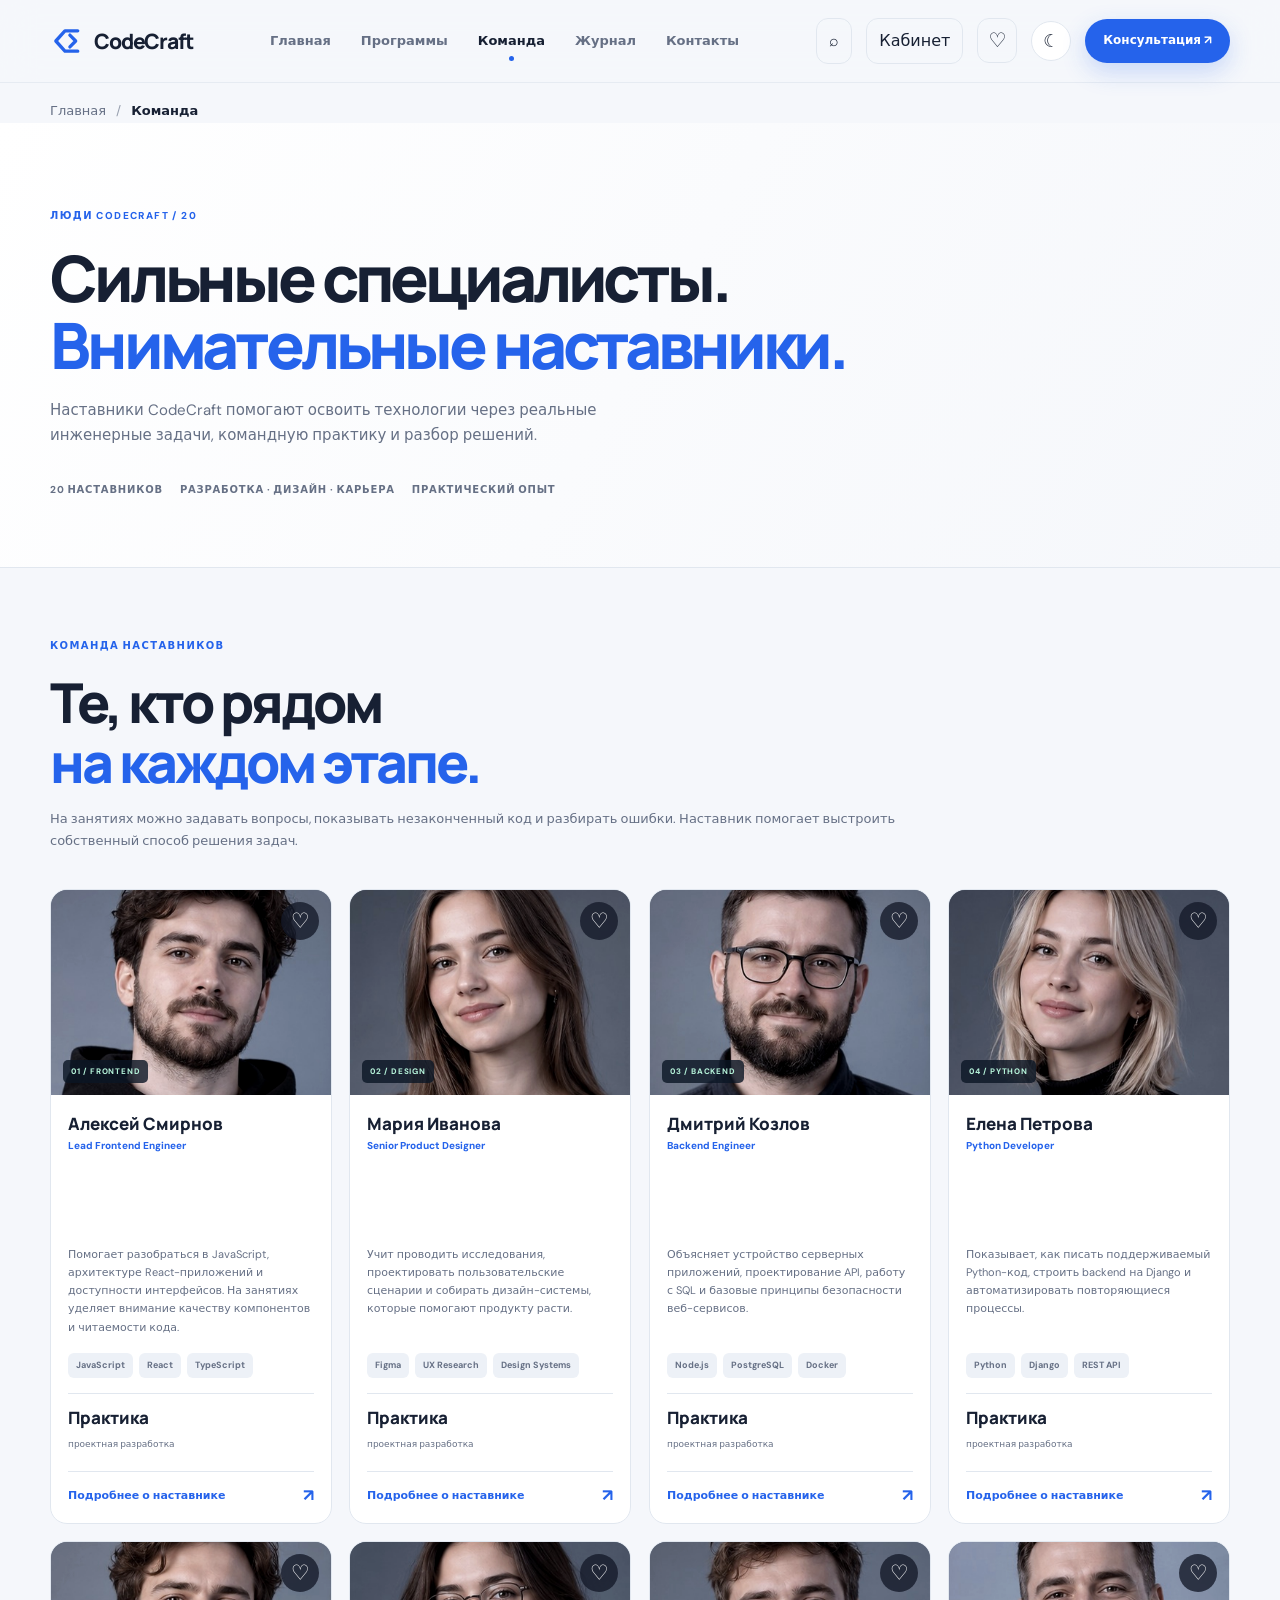
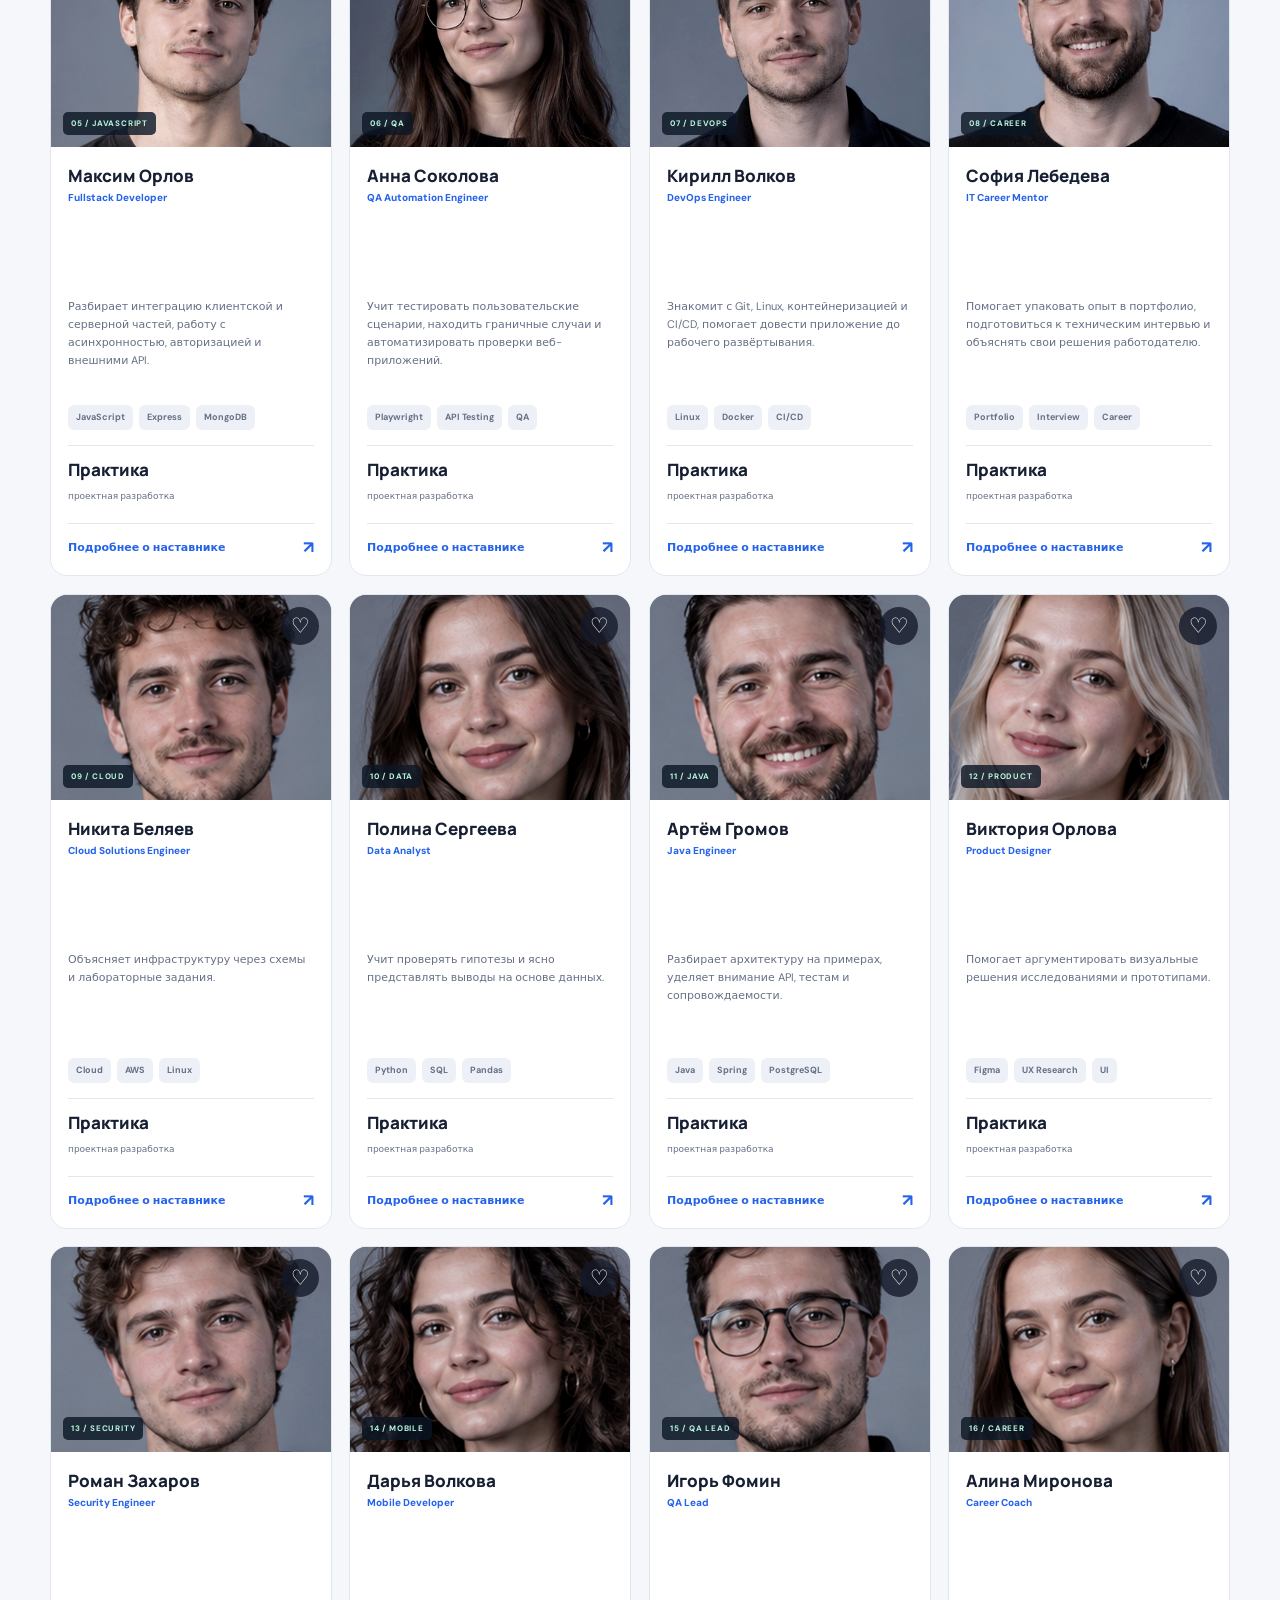
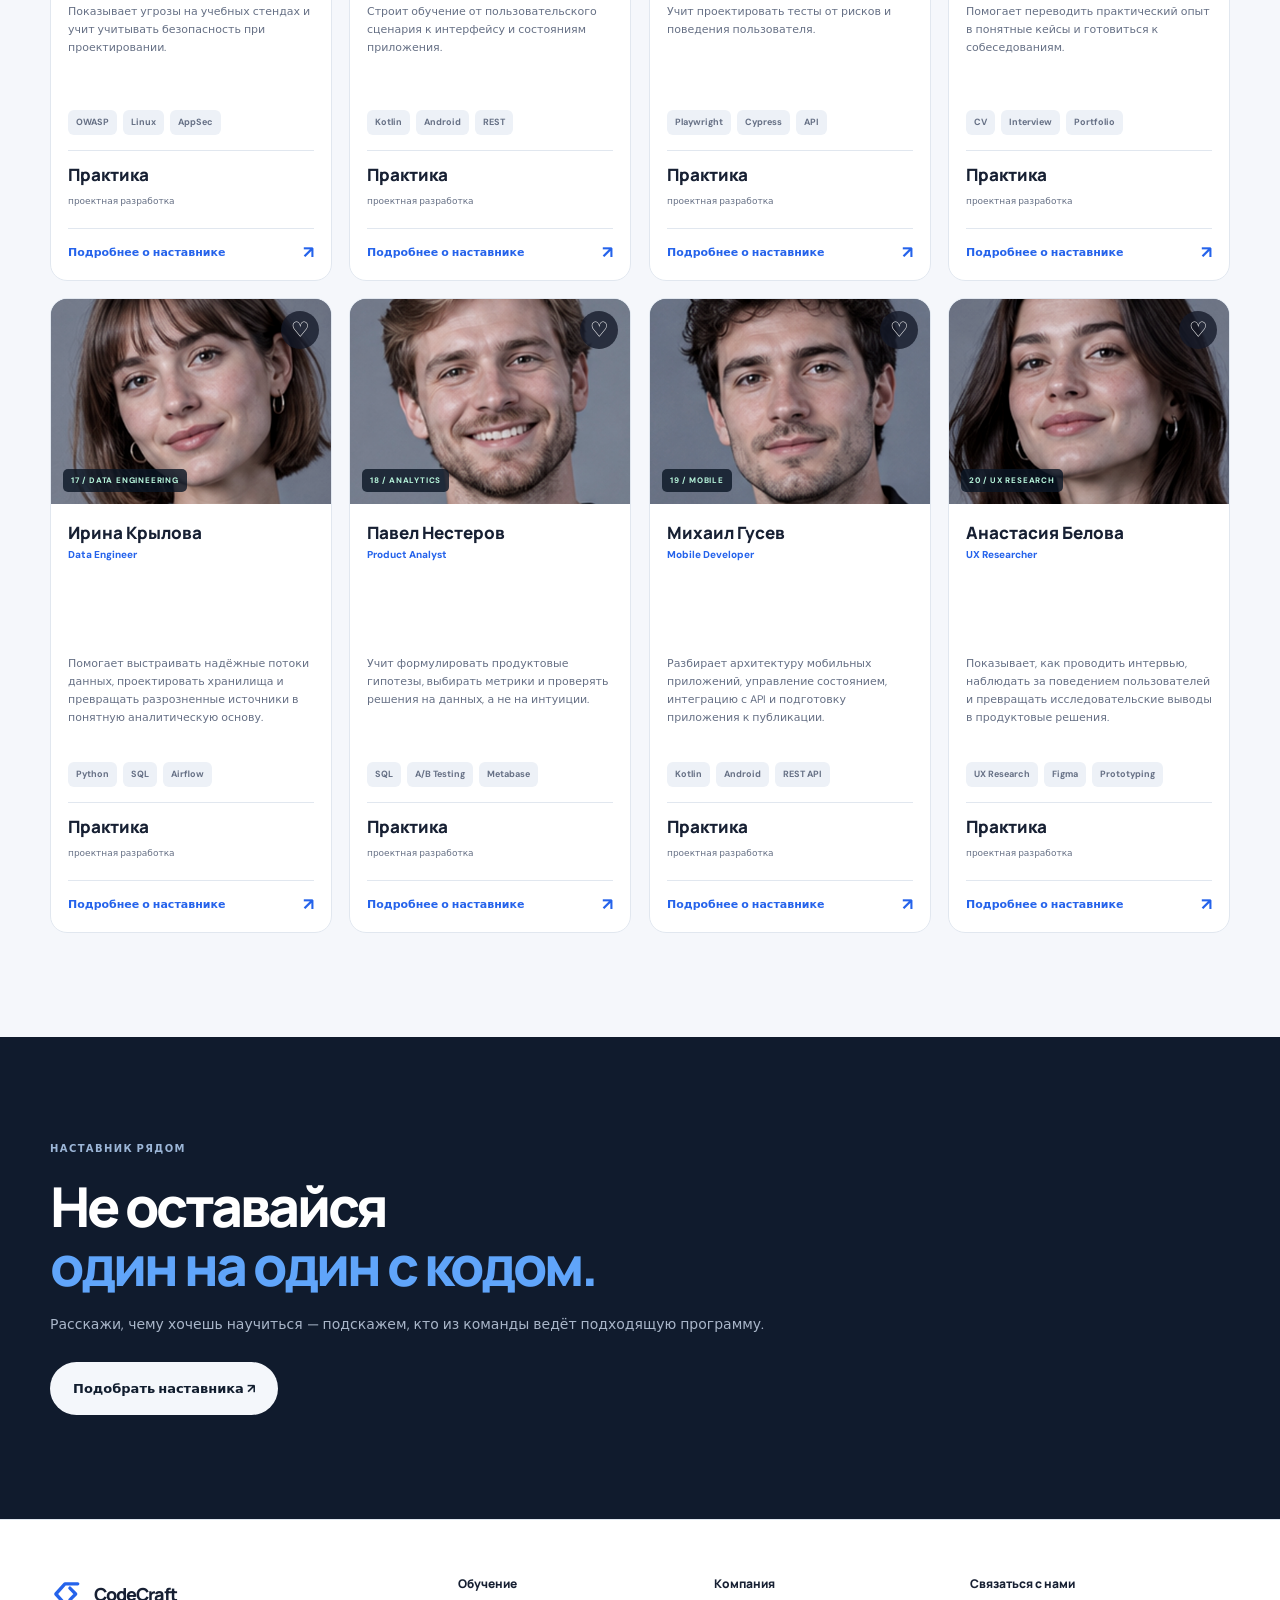
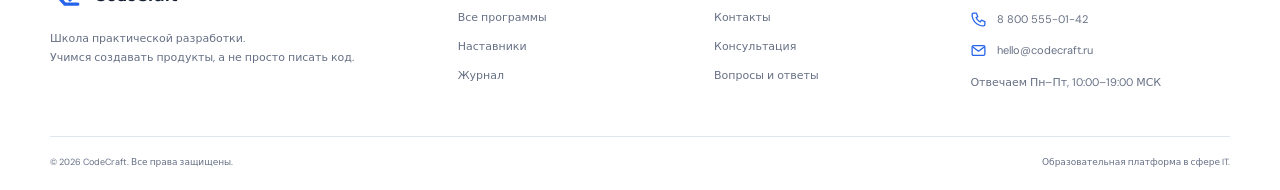
<file: teachers.html>
<!DOCTYPE html>
<html lang="ru">
<head>
  <meta charset="utf-8" />
  <meta content="width=device-width,initial-scale=1" name="viewport" />
  <meta content="Познакомьтесь с преподавателями и наставниками CodeCraft — практикующими инженерами и дизайнерами." name="description" />
  <title>Наставники — CodeCraft</title>
  
  <link href="https://fonts.googleapis.com" rel="preconnect" />
  <link crossorigin="" href="https://fonts.gstatic.com" rel="preconnect" />
  <link href="https://fonts.googleapis.com/css2?family=DM+Sans:wght@400;500;600;700&amp;family=Manrope:wght@400;500;600;700;800&amp;display=swap" rel="stylesheet" />
  <link href="css/style.css" rel="stylesheet" />
</head>
<body>

  <header class="header">
    <div class="container header__inner">
      <a class="brand" href="index.html">
        <img alt="" class="brand__mark" src="images/brand-mark.svg" />
        <span class="brand__name">CodeCraft</span>
      </a>
      <button aria-expanded="false" aria-label="Открыть меню" class="menu-toggle">☰</button>
      <nav class="nav">
        <a class="nav__link" href="index.html">Главная</a>
        <a class="nav__link" href="courses.html">Программы</a>
        <a class="nav__link is-active" href="teachers.html">Команда</a>
        <a class="nav__link" href="blog.html">Журнал</a>
        <a class="nav__link" href="contacts.html">Контакты</a>
      </nav>
      <div class="header__actions">
        <button class="site-search-toggle" type="button" aria-label="Поиск по сайту" title="Поиск">⌕</button>
        <button class="account-toggle" type="button">Кабинет</button>
        <button class="favorites-toggle" type="button" aria-label="Избранное" title="Избранное">♡</button>
        <button aria-label="Переключить тему" class="theme-toggle">☾</button>
        <a class="button button--small button--primary" href="contacts.html#lead-form">Консультация ↗</a>
      </div>
    </div>
  </header>

  <nav class="breadcrumbs" aria-label="Хлебные крошки">
    <div class="container breadcrumbs__inner">
      <a href="index.html">Главная</a>
      <span class="breadcrumbs__separator" aria-hidden="true">/</span>
      <span aria-current="page">Команда</span>
    </div>
  </nav>

  <main>
    <section class="page-hero">
      <div class="container">
        <div class="eyebrow">Люди CodeCraft / 20</div>
        <h1>Сильные специалисты.<br/><span>Внимательные наставники.</span></h1>
        <p>Наставники CodeCraft помогают освоить технологии через реальные инженерные задачи, командную практику и разбор решений.</p>
        <div class="page-hero__meta">
          <span>20 наставников</span>
          <span>Разработка · Дизайн · Карьера</span>
          <span>Практический опыт</span>
        </div>
      </div>
    </section>

    <section class="section section--compact">
      <div class="container">
        <div class="team-intro">
          <div>
            <div class="eyebrow">Команда наставников</div>
            <h2>Те, кто рядом<br/><span>на каждом этапе.</span></h2>
          </div>
          <p>На занятиях можно задавать вопросы, показывать незаконченный код и разбирать ошибки. Наставник помогает выстроить собственный способ решения задач.</p>
        </div>
        
        <div class="teacher-grid">
          <article aria-haspopup="dialog" class="teacher-card" data-teacher-profile="" role="button" tabindex="0">
            <div class="teacher-card__photo">
              <img alt="Алексей Смирнов, наставник по frontend-разработке" src="images/alexey-smirnov.jpg" />
              <span>01 / FRONTEND</span>
            </div>
            <div class="teacher-card__body">
              <h3>Алексей Смирнов</h3>
              <p class="teacher-role">Lead Frontend Engineer</p>
              <p>Помогает разобраться в JavaScript, архитектуре React-приложений и доступности интерфейсов. На занятиях уделяет внимание качеству компонентов и читаемости кода.</p>
              <div class="teacher-tags">
                <span>JavaScript</span>
                <span>React</span>
                <span>TypeScript</span>
              </div>
              <div class="teacher-exp">
                <b>Практика</b>
                <small>проектная разработка</small>
              </div>
              <button class="teacher-more" type="button">Подробнее о наставнике <span>↗</span></button>
            </div>
          </article>
          
          <article aria-haspopup="dialog" class="teacher-card" data-teacher-profile="" role="button" tabindex="0">
            <div class="teacher-card__photo">
              <img alt="Мария Иванова, наставник по UX UI дизайну" src="images/maria-ivanova.jpg" />
              <span>02 / DESIGN</span>
            </div>
            <div class="teacher-card__body">
              <h3>Мария Иванова</h3>
              <p class="teacher-role">Senior Product Designer</p>
              <p>Учит проводить исследования, проектировать пользовательские сценарии и собирать дизайн-системы, которые помогают продукту расти.</p>
              <div class="teacher-tags">
                <span>Figma</span>
                <span>UX Research</span>
                <span>Design Systems</span>
              </div>
              <div class="teacher-exp">
                <b>Практика</b>
                <small>проектная разработка</small>
              </div>
              <button class="teacher-more" type="button">Подробнее о наставнике <span>↗</span></button>
            </div>
          </article>
          
          <article aria-haspopup="dialog" class="teacher-card" data-teacher-profile="" role="button" tabindex="0">
            <div class="teacher-card__photo">
              <img alt="Дмитрий Козлов, наставник по backend-разработке" src="images/dmitry-kozlov.jpg" />
              <span>03 / BACKEND</span>
            </div>
            <div class="teacher-card__body">
              <h3>Дмитрий Козлов</h3>
              <p class="teacher-role">Backend Engineer</p>
              <p>Объясняет устройство серверных приложений, проектирование API, работу с SQL и базовые принципы безопасности веб-сервисов.</p>
              <div class="teacher-tags">
                <span>Node.js</span>
                <span>PostgreSQL</span>
                <span>Docker</span>
              </div>
              <div class="teacher-exp">
                <b>Практика</b>
                <small>проектная разработка</small>
              </div>
              <button class="teacher-more" type="button">Подробнее о наставнике <span>↗</span></button>
            </div>
          </article>
          
          <article aria-haspopup="dialog" class="teacher-card" data-teacher-profile="" role="button" tabindex="0">
            <div class="teacher-card__photo">
              <img alt="Елена Петрова, наставник по Python" src="images/elena-petrova.jpg" />
              <span>04 / PYTHON</span>
            </div>
            <div class="teacher-card__body">
              <h3>Елена Петрова</h3>
              <p class="teacher-role">Python Developer</p>
              <p>Показывает, как писать поддерживаемый Python-код, строить backend на Django и автоматизировать повторяющиеся процессы.</p>
              <div class="teacher-tags">
                <span>Python</span>
                <span>Django</span>
                <span>REST API</span>
              </div>
              <div class="teacher-exp">
                <b>Практика</b>
                <small>проектная разработка</small>
              </div>
              <button class="teacher-more" type="button">Подробнее о наставнике <span>↗</span></button>
            </div>
          </article>
          
          <article aria-haspopup="dialog" class="teacher-card" data-teacher-profile="" role="button" tabindex="0">
            <div class="teacher-card__photo">
              <img alt="Максим Орлов, наставник по JavaScript" src="images/maxim-orlov.jpg" />
              <span>05 / JAVASCRIPT</span>
            </div>
            <div class="teacher-card__body">
              <h3>Максим Орлов</h3>
              <p class="teacher-role">Fullstack Developer</p>
              <p>Разбирает интеграцию клиентской и серверной частей, работу с асинхронностью, авторизацией и внешними API.</p>
              <div class="teacher-tags">
                <span>JavaScript</span>
                <span>Express</span>
                <span>MongoDB</span>
              </div>
              <div class="teacher-exp">
                <b>Практика</b>
                <small>проектная разработка</small>
              </div>
              <button class="teacher-more" type="button">Подробнее о наставнике <span>↗</span></button>
            </div>
          </article>
          
          <article aria-haspopup="dialog" class="teacher-card" data-teacher-profile="" role="button" tabindex="0">
            <div class="teacher-card__photo">
              <img alt="Анна Соколова, наставник по тестированию" src="images/anna-sokolova.jpg" />
              <span>06 / QA</span>
            </div>
            <div class="teacher-card__body">
              <h3>Анна Соколова</h3>
              <p class="teacher-role">QA Automation Engineer</p>
              <p>Учит тестировать пользовательские сценарии, находить граничные случаи и автоматизировать проверки веб-приложений.</p>
              <div class="teacher-tags">
                <span>Playwright</span>
                <span>API Testing</span>
                <span>QA</span>
              </div>
              <div class="teacher-exp">
                <b>Практика</b>
                <small>проектная разработка</small>
              </div>
              <button class="teacher-more" type="button">Подробнее о наставнике <span>↗</span></button>
            </div>
          </article>
          
          <article aria-haspopup="dialog" class="teacher-card" data-teacher-profile="" role="button" tabindex="0">
            <div class="teacher-card__photo">
              <img alt="Кирилл Волков, наставник по DevOps" src="images/kirill-volkov.jpg" />
              <span>07 / DEVOPS</span>
            </div>
            <div class="teacher-card__body">
              <h3>Кирилл Волков</h3>
              <p class="teacher-role">DevOps Engineer</p>
              <p>Знакомит с Git, Linux, контейнеризацией и CI/CD, помогает довести приложение до рабочего развёртывания.</p>
              <div class="teacher-tags">
                <span>Linux</span>
                <span>Docker</span>
                <span>CI/CD</span>
              </div>
              <div class="teacher-exp">
                <b>Практика</b>
                <small>проектная разработка</small>
              </div>
              <button class="teacher-more" type="button">Подробнее о наставнике <span>↗</span></button>
            </div>
          </article>
          
          <article aria-haspopup="dialog" class="teacher-card" data-teacher-profile="" role="button" tabindex="0">
            <div class="teacher-card__photo">
              <img alt="София Лебедева, карьерный наставник" src="images/sofia-lebedeva.jpg" />
              <span>08 / CAREER</span>
            </div>
            <div class="teacher-card__body">
              <h3>София Лебедева</h3>
              <p class="teacher-role">IT Career Mentor</p>
              <p>Помогает упаковать опыт в портфолио, подготовиться к техническим интервью и объяснять свои решения работодателю.</p>
              <div class="teacher-tags">
                <span>Portfolio</span>
                <span>Interview</span>
                <span>Career</span>
              </div>
              <div class="teacher-exp">
                <b>Практика</b>
                <small>проектная разработка</small>
              </div>
              <button class="teacher-more" type="button">Подробнее о наставнике <span>↗</span></button>
            </div>
          </article>
          
          <article aria-haspopup="dialog" class="teacher-card" data-teacher-profile="" role="button" tabindex="0">
            <div class="teacher-card__photo">
              <img alt="Портрет наставника Никита Беляев" src="images/mentor-01.jpg" />
              <span>09 / CLOUD</span>
            </div>
            <div class="teacher-card__body">
              <h3>Никита Беляев</h3>
              <p class="teacher-role">Cloud Solutions Engineer</p>
              <p>Объясняет инфраструктуру через схемы и лабораторные задания.</p>
              <div class="teacher-tags">
                <span>Cloud</span>
                <span>AWS</span>
                <span>Linux</span>
              </div>
              <div class="teacher-exp">
                <b>Практика</b>
                <small>проектная разработка</small>
              </div>
              <button class="teacher-more" type="button">Подробнее о наставнике <span>↗</span></button>
            </div>
          </article>
          
          <article aria-haspopup="dialog" class="teacher-card" data-teacher-profile="" role="button" tabindex="0">
            <div class="teacher-card__photo">
              <img alt="Портрет наставника Полина Сергеева" src="images/mentor-02.jpg" />
              <span>10 / DATA</span>
            </div>
            <div class="teacher-card__body">
              <h3>Полина Сергеева</h3>
              <p class="teacher-role">Data Analyst</p>
              <p>Учит проверять гипотезы и ясно представлять выводы на основе данных.</p>
              <div class="teacher-tags">
                <span>Python</span>
                <span>SQL</span>
                <span>Pandas</span>
              </div>
              <div class="teacher-exp">
                <b>Практика</b>
                <small>проектная разработка</small>
              </div>
              <button class="teacher-more" type="button">Подробнее о наставнике <span>↗</span></button>
            </div>
          </article>
          
          <article aria-haspopup="dialog" class="teacher-card" data-teacher-profile="" role="button" tabindex="0">
            <div class="teacher-card__photo">
              <img alt="Портрет наставника Артём Громов" src="images/mentor-03.jpg" />
              <span>11 / JAVA</span>
            </div>
            <div class="teacher-card__body">
              <h3>Артём Громов</h3>
              <p class="teacher-role">Java Engineer</p>
              <p>Разбирает архитектуру на примерах, уделяет внимание API, тестам и сопровождаемости.</p>
              <div class="teacher-tags">
                <span>Java</span>
                <span>Spring</span>
                <span>PostgreSQL</span>
              </div>
              <div class="teacher-exp">
                <b>Практика</b>
                <small>проектная разработка</small>
              </div>
              <button class="teacher-more" type="button">Подробнее о наставнике <span>↗</span></button>
            </div>
          </article>
          
          <article aria-haspopup="dialog" class="teacher-card" data-teacher-profile="" role="button" tabindex="0">
            <div class="teacher-card__photo">
              <img alt="Портрет наставника Виктория Орлова" src="images/mentor-04.jpg" />
              <span>12 / PRODUCT</span>
            </div>
            <div class="teacher-card__body">
              <h3>Виктория Орлова</h3>
              <p class="teacher-role">Product Designer</p>
              <p>Помогает аргументировать визуальные решения исследованиями и прототипами.</p>
              <div class="teacher-tags">
                <span>Figma</span>
                <span>UX Research</span>
                <span>UI</span>
              </div>
              <div class="teacher-exp">
                <b>Практика</b>
                <small>проектная разработка</small>
              </div>
              <button class="teacher-more" type="button">Подробнее о наставнике <span>↗</span></button>
            </div>
          </article>
          
          <article aria-haspopup="dialog" class="teacher-card" data-teacher-profile="" role="button" tabindex="0">
            <div class="teacher-card__photo">
              <img alt="Портрет наставника Роман Захаров" src="images/mentor-05.jpg" />
              <span>13 / SECURITY</span>
            </div>
            <div class="teacher-card__body">
              <h3>Роман Захаров</h3>
              <p class="teacher-role">Security Engineer</p>
              <p>Показывает угрозы на учебных стендах и учит учитывать безопасность при проектировании.</p>
              <div class="teacher-tags">
                <span>OWASP</span>
                <span>Linux</span>
                <span>AppSec</span>
              </div>
              <div class="teacher-exp">
                <b>Практика</b>
                <small>проектная разработка</small>
              </div>
              <button class="teacher-more" type="button">Подробнее о наставнике <span>↗</span></button>
            </div>
          </article>
          
          <article aria-haspopup="dialog" class="teacher-card" data-teacher-profile="" role="button" tabindex="0">
            <div class="teacher-card__photo">
              <img alt="Портрет наставника Дарья Волкова" src="images/mentor-06.jpg" />
              <span>14 / MOBILE</span>
            </div>
            <div class="teacher-card__body">
              <h3>Дарья Волкова</h3>
              <p class="teacher-role">Mobile Developer</p>
              <p>Строит обучение от пользовательского сценария к интерфейсу и состояниям приложения.</p>
              <div class="teacher-tags">
                <span>Kotlin</span>
                <span>Android</span>
                <span>REST</span>
              </div>
              <div class="teacher-exp">
                <b>Практика</b>
                <small>проектная разработка</small>
              </div>
              <button class="teacher-more" type="button">Подробнее о наставнике <span>↗</span></button>
            </div>
          </article>
          
          <article aria-haspopup="dialog" class="teacher-card" data-teacher-profile="" role="button" tabindex="0">
            <div class="teacher-card__photo">
              <img alt="Портрет наставника Игорь Фомин" src="images/mentor-07.jpg" />
              <span>15 / QA LEAD</span>
            </div>
            <div class="teacher-card__body">
              <h3>Игорь Фомин</h3>
              <p class="teacher-role">QA Lead</p>
              <p>Учит проектировать тесты от рисков и поведения пользователя.</p>
              <div class="teacher-tags">
                <span>Playwright</span>
                <span>Cypress</span>
                <span>API</span>
              </div>
              <div class="teacher-exp">
                <b>Практика</b>
                <small>проектная разработка</small>
              </div>
              <button class="teacher-more" type="button">Подробнее о наставнике <span>↗</span></button>
            </div>
          </article>
          
          <article aria-haspopup="dialog" class="teacher-card" data-teacher-profile="" role="button" tabindex="0">
            <div class="teacher-card__photo">
              <img alt="Портрет наставника Алина Миронова" src="images/mentor-08.jpg" />
              <span>16 / CAREER</span>
            </div>
            <div class="teacher-card__body">
              <h3>Алина Миронова</h3>
              <p class="teacher-role">Career Coach</p>
              <p>Помогает переводить практический опыт в понятные кейсы и готовиться к собеседованиям.</p>
              <div class="teacher-tags">
                <span>CV</span>
                <span>Interview</span>
                <span>Portfolio</span>
              </div>
              <div class="teacher-exp">
                <b>Практика</b>
                <small>проектная разработка</small>
              </div>
              <button class="teacher-more" type="button">Подробнее о наставнике <span>↗</span></button>
            </div>
          </article>
          
          <article aria-haspopup="dialog" class="teacher-card" data-teacher-profile="" role="button" tabindex="0">
            <div class="teacher-card__photo">
              <img alt="Портрет наставника Ирина Крылова" src="images/mentor-10.jpg" />
              <span>17 / DATA ENGINEERING</span>
            </div>
            <div class="teacher-card__body">
              <h3>Ирина Крылова</h3>
              <p class="teacher-role">Data Engineer</p>
              <p>Помогает выстраивать надёжные потоки данных, проектировать хранилища и превращать разрозненные источники в понятную аналитическую основу.</p>
              <div class="teacher-tags">
                <span>Python</span>
                <span>SQL</span>
                <span>Airflow</span>
              </div>
              <div class="teacher-exp">
                <b>Практика</b>
                <small>проектная разработка</small>
              </div>
              <button class="teacher-more" type="button">Подробнее о наставнике <span>↗</span></button>
            </div>
          </article>
          
          <article aria-haspopup="dialog" class="teacher-card" data-teacher-profile="" role="button" tabindex="0">
            <div class="teacher-card__photo">
              <img alt="Портрет наставника Павел Нестеров" src="images/mentor-09.jpg" />
              <span>18 / ANALYTICS</span>
            </div>
            <div class="teacher-card__body">
              <h3>Павел Нестеров</h3>
              <p class="teacher-role">Product Analyst</p>
              <p>Учит формулировать продуктовые гипотезы, выбирать метрики и проверять решения на данных, а не на интуиции.</p>
              <div class="teacher-tags">
                <span>SQL</span>
                <span>A/B Testing</span>
                <span>Metabase</span>
              </div>
              <div class="teacher-exp">
                <b>Практика</b>
                <small>проектная разработка</small>
              </div>
              <button class="teacher-more" type="button">Подробнее о наставнике <span>↗</span></button>
            </div>
          </article>
          
          <article aria-haspopup="dialog" class="teacher-card" data-teacher-profile="" role="button" tabindex="0">
            <div class="teacher-card__photo">
              <img alt="Портрет наставника Михаил Гусев" src="images/mentor-11.jpg" />
              <span>19 / MOBILE</span>
            </div>
            <div class="teacher-card__body">
              <h3>Михаил Гусев</h3>
              <p class="teacher-role">Mobile Developer</p>
              <p>Разбирает архитектуру мобильных приложений, управление состоянием, интеграцию с API и подготовку приложения к публикации.</p>
              <div class="teacher-tags">
                <span>Kotlin</span>
                <span>Android</span>
                <span>REST API</span>
              </div>
              <div class="teacher-exp">
                <b>Практика</b>
                <small>проектная разработка</small>
              </div>
              <button class="teacher-more" type="button">Подробнее о наставнике <span>↗</span></button>
            </div>
          </article>
          
          <article aria-haspopup="dialog" class="teacher-card" data-teacher-profile="" role="button" tabindex="0">
            <div class="teacher-card__photo">
              <img alt="Портрет наставника Анастасия Белова" src="images/mentor-12.jpg" />
              <span>20 / UX RESEARCH</span>
            </div>
            <div class="teacher-card__body">
              <h3>Анастасия Белова</h3>
              <p class="teacher-role">UX Researcher</p>
              <p>Показывает, как проводить интервью, наблюдать за поведением пользователей и превращать исследовательские выводы в продуктовые решения.</p>
              <div class="teacher-tags">
                <span>UX Research</span>
                <span>Figma</span>
                <span>Prototyping</span>
              </div>
              <div class="teacher-exp">
                <b>Практика</b>
                <small>проектная разработка</small>
              </div>
              <button class="teacher-more" type="button">Подробнее о наставнике <span>↗</span></button>
            </div>
          </article>
        </div>
      </div>
    </section>

    <section class="section section--dark">
      <div class="container split-cta">
        <div>
          <div class="eyebrow eyebrow--light">Наставник рядом</div>
          <h2>Не оставайся<br/><span>один на один с кодом.</span></h2>
        </div>
        <div>
          <p>Расскажи, чему хочешь научиться — подскажем, кто из команды ведёт подходящую программу.</p>
          <a class="button button--light" href="contacts.html#lead-form">Подобрать наставника ↗</a>
        </div>
      </div>
    </section>
  </main>

  <footer class="footer">
    <div class="container footer__top">
      <div class="footer__brand">
        <a class="brand" href="index.html">
          <img alt="" class="brand__mark" src="images/brand-mark.svg">
          <span class="brand__name">CodeCraft</span>
        </a>
        <p>Школа практической разработки.<br>Учимся создавать продукты, а не просто писать код.</p>
      </div>
      <div class="footer__col">
        <b>Обучение</b>
        <a href="courses.html">Все программы</a>
        <a href="teachers.html">Наставники</a>
        <a href="blog.html">Журнал</a>
      </div>
      <div class="footer__col">
        <b>Компания</b>
        <a href="contacts.html">Контакты</a>
        <a href="contacts.html#lead-form">Консультация</a>
        <a href="contacts.html#faq">Вопросы и ответы</a>
      </div>
      <div class="footer__contact">
        <b>Связаться с нами</b>
        <a class="footer-contact-link" href="tel:+78005550142">
          <svg viewBox="0 0 24 24" aria-hidden="true">
            <path d="M5 3h4l2 5-2.5 1.5a15 15 0 0 0 6 6L16 13l5 2v4c0 1.1-.9 2-2 2C10 21 3 14 3 5c0-1.1.9-2 2-2Z"/>
          </svg>
          <span>8 800 555-01-42</span>
        </a>
        <a class="footer-contact-link" href="mailto:hello@codecraft.ru">
          <svg viewBox="0 0 24 24" aria-hidden="true">
            <rect x="3" y="5" width="18" height="14" rx="2"/>
            <path d="m4 7 8 6 8-6"/>
          </svg>
          <span>hello@codecraft.ru</span>
        </a>
        <span class="footer-hours">Отвечаем Пн–Пт, 10:00–19:00 МСК</span>
      </div>
    </div>
    <div class="container footer__bottom">
      <span>© 2026 CodeCraft. Все права защищены.</span>
      <span>Образовательная платформа в сфере IT.</span>
    </div>
  </footer>

  <dialog aria-labelledby="teacher-modal-name" class="teacher-modal" id="teacher-modal">
    <button aria-label="Закрыть" class="modal__close" data-close-teacher="" type="button">×</button>
    <div id="teacher-modal-content"></div>
  </dialog>

  <div aria-live="polite" class="toast" role="status"></div>
  <button aria-label="Наверх" class="back-top">↑</button>
  
  <script src="js/script.js"></script>
  <script src="js/enhancements.js"></script>
</body>
</html>
</file>
<file: css/style.css>
:root {
  color-scheme: light;
  --bg: #f5f7fb;
  --surface: #fff;
  --surface-2: #edf1f7;
  --text: #172033;
  --muted: #667085;
  --line: #e1e7ef;
  --primary: #2563eb;
  --primary-2: #1749bd;
  --accent: #0eaa78;
  --dark: #101b2d;
  --dark-2: #18263b;
  --shadow: 0 18px 55px rgba(20, 34, 60, .09);
  --radius: 22px;
  --radius-sm: 13px;
  --container: 1180px;
  --font: 'DM Sans', system-ui, sans-serif;
  --display: 'Manrope', 'DM Sans', sans-serif;
  --ease: cubic-bezier(.2, .7, .2, 1);
}

body.dark-theme {
  color-scheme: dark;
  --bg: #0c1422;
  --surface: #131f31;
  --surface-2: #1a2a40;
  --text: #eef3fb;
  --muted: #9aa9bd;
  --line: #2a3a50;
  --primary: #10b981;
  --primary-2: #0e9d70;
  --accent: #38d9a3;
  --dark: #080f1a;
  --dark-2: #101d2e;
  --shadow: 0 18px 55px rgba(0, 0, 0, .25);
}

* {
  box-sizing: border-box;
}

html {
  scroll-behavior: smooth;
  scroll-padding-top: 100px;
}

body {
  margin: 0;
  background: var(--bg);
  color: var(--text);
  font: 16px/1.65 var(--font);
  transition: background .35s, color .35s;
}

body,
button,
input,
textarea,
select {
  font-family: var(--font);
}

img {
  display: block;
  max-width: 100%;
}

a {
  color: inherit;
  text-decoration: none;
}

button {
  color: inherit;
}

button,
a,
input,
textarea,
select,
summary {
  -webkit-tap-highlight-color: transparent;
}

a:focus-visible,
button:focus-visible,
input:focus-visible,
textarea:focus-visible,
select:focus-visible,
summary:focus-visible {
  outline: 3px solid var(--accent);
  outline-offset: 3px;
}

.container {
  width: min(var(--container), calc(100% - 48px));
  margin-inline: auto;
}

.section {
  padding: 104px 0;
}

.section--compact {
  padding-top: 70px;
}

.section--tint {
  background: var(--surface-2);
}

.section--dark {
  background: var(--dark);
  color: #f4f7fb;
}

.section--cta {
  padding: 70px 0 100px;
}

.footnote,
.demo-disclaimer {
  color: var(--muted);
  font-size: 12px;
  margin: 20px 0 0;
}

.demo-disclaimer {
  padding: 20px;
  border: 1px dashed var(--line);
  border-radius: 14px;
}

/* Header */
.header {
  position: sticky;
  top: 0;
  z-index: 50;
  background: color-mix(in srgb, var(--bg) 88%, transparent);
  backdrop-filter: blur(18px);
  border-bottom: 1px solid color-mix(in srgb, var(--line) 75%, transparent);
}

.header__inner {
  min-height: 82px;
  display: flex;
  align-items: center;
  justify-content: space-between;
  gap: 26px;
}

.brand {
  display: flex;
  align-items: center;
  flex-shrink: 0;
}

.brand__logo {
  width: 194px;
  height: 68px;
  object-fit: contain;
}

.logo-dark {
  display: none;
}

body.dark-theme .logo-light {
  display: none;
}

body.dark-theme .logo-dark {
  display: block;
}

.nav {
  display: flex;
  align-items: center;
  gap: 30px;
}

.nav__link {
  font-size: 13px;
  font-weight: 700;
  color: var(--muted);
  transition: color .2s;
}

.nav__link:hover,
.nav__link.is-active {
  color: var(--text);
}

.nav__link.is-active:after {
  content: '';
  display: block;
  width: 5px;
  height: 5px;
  background: var(--primary);
  border-radius: 50%;
  margin: 4px auto -9px;
}

.header__actions {
  display: flex;
  align-items: center;
  gap: 14px;
}

.theme-toggle {
  width: 40px;
  height: 40px;
  border: 1px solid var(--line);
  border-radius: 50%;
  background: var(--surface);
  cursor: pointer;
  font-size: 18px;
  transition: transform .25s, border .25s;
}

.theme-toggle:hover {
  transform: rotate(20deg);
  border-color: var(--primary);
}

.menu-toggle {
  display: none;
  border: 1px solid var(--line);
  background: var(--surface);
  border-radius: 10px;
  padding: 8px 12px;
  font-size: 20px;
  cursor: pointer;
}

/* Buttons */
.button {
  display: inline-flex;
  align-items: center;
  justify-content: center;
  gap: 14px;
  padding: 15px 22px;
  border-radius: 999px;
  font-size: 13px;
  font-weight: 700;
  border: 1px solid transparent;
  transition: transform .25s var(--ease), background .25s, box-shadow .25s;
  cursor: pointer;
}

.button:hover {
  transform: translateY(-3px);
}

.button--primary {
  background: var(--primary);
  color: white;
  box-shadow: 0 9px 24px color-mix(in srgb, var(--primary) 22%, transparent);
}

.button--primary:hover {
  background: var(--primary-2);
  box-shadow: 0 13px 28px color-mix(in srgb, var(--primary) 30%, transparent);
}

.button--ghost {
  border-color: var(--line);
  background: var(--surface);
  color: var(--text);
}

.button--light {
  background: #f4f7fb;
  color: #111d2e;
}

.button--small {
  padding: 11px 17px;
  font-size: 12px;
}

.button--block {
  width: 100%;
}

.text-link {
  display: inline-flex;
  gap: 12px;
  align-items: center;
  color: var(--primary);
  font-size: 13px;
  font-weight: 800;
}

.text-link span {
  transition: transform .2s;
}

.text-link:hover span {
  transform: translate(4px, -3px);
}

.back-link {
  display: inline-flex;
  margin-bottom: 25px;
  color: var(--muted);
  font-size: 13px;
  font-weight: 700;
}

.back-link:hover {
  color: var(--primary);
}

/* Eyebrows, headings */
.eyebrow {
  display: flex;
  align-items: center;
  gap: 10px;
  text-transform: uppercase;
  letter-spacing: .14em;
  font-size: 10px;
  font-weight: 800;
  color: var(--primary);
  margin-bottom: 19px;
}

.eyebrow__dot,
.status-dot {
  width: 7px;
  height: 7px;
  border-radius: 50%;
  background: var(--accent);
  box-shadow: 0 0 0 5px color-mix(in srgb, var(--accent) 13%, transparent);
}

.eyebrow--light {
  color: #9cb6d7;
}

.section-heading {
  display: flex;
  justify-content: space-between;
  align-items: end;
  gap: 40px;
  margin-bottom: 42px;
}

.section-heading h2,
.team-intro h2,
.contact-info h2,
.split-cta h2 {
  font: 800 clamp(34px, 4.5vw, 55px)/1.08 var(--display);
  letter-spacing: -.055em;
  margin: 0;
}

.section-heading h2 span,
.team-intro h2 span,
.contact-info h2 span,
.split-cta h2 span,
.cta-panel h2 span {
  color: var(--primary);
}

.section-heading>p {
  max-width: 400px;
  color: var(--muted);
  font-size: 14px;
  margin: 0 0 5px;
}

.section-heading--small {
  margin-top: 88px;
}

.section-heading--small h2 {
  font-size: 36px;
}

/* Home hero */
.hero--home {
  position: relative;
  overflow: hidden;
  background: linear-gradient(120deg, var(--surface) 0%, var(--bg) 64%, color-mix(in srgb, var(--primary) 7%, var(--bg)) 100%);
}

.hero__grid {
  display: grid;
  grid-template-columns: 1.02fr .98fr;
  align-items: center;
  gap: 40px;
  min-height: 620px;
  padding-top: 65px;
  padding-bottom: 80px;
}

.hero__content {
  position: relative;
  z-index: 2;
}

.hero h1,
.page-hero h1,
.article-hero h1 {
  font: 800 clamp(42px, 5.6vw, 70px)/1.05 var(--display);
  letter-spacing: -.065em;
  margin: 0 0 25px;
}

.hero h1 span,
.page-hero h1 span,
.article-hero h1 span {
  color: var(--primary);
}

.hero__lead {
  font-size: 17px;
  line-height: 1.75;
  color: var(--muted);
  max-width: 570px;
  margin: 0 0 30px;
}

.hero__buttons {
  display: flex;
  gap: 12px;
  flex-wrap: wrap;
}

.hero__proof {
  display: flex;
  align-items: center;
  gap: 15px;
  margin-top: 46px;
}

.proof-avatars {
  display: flex;
  padding-left: 5px;
}

.proof-avatars img {
  width: 37px;
  height: 37px;
  object-fit: cover;
  border-radius: 50%;
  border: 3px solid var(--surface);
  margin-left: -7px;
}

.hero__proof strong,
.hero__proof small {
  display: block;
}

.hero__proof strong {
  font-size: 11px;
}

.hero__proof small {
  font-size: 10px;
  color: var(--muted);
}

.proof-divider {
  height: 35px;
  width: 1px;
  background: var(--line);
  margin: 0 7px;
}

.hero__visual {
  position: relative;
  min-height: 480px;
  display: flex;
  align-items: center;
  justify-content: center;
}

.hero-photo {
  position: relative;
  width: min(85%, 470px);
  height: 420px;
  border-radius: 46% 46% 25px 25px;
  overflow: hidden;
  z-index: 1;
  box-shadow: var(--shadow);
  transform: rotate(2deg);
}

.hero-photo:after {
  content: '';
  position: absolute;
  inset: 0;
  background: linear-gradient(180deg, transparent 50%, rgba(5, 14, 28, .38));
}

.hero-photo img {
  width: 100%;
  height: 100%;
  object-fit: cover;
}

.photo-tag {
  position: absolute;
  z-index: 2;
  bottom: 22px;
  left: 22px;
  color: #fff;
  font-size: 11px;
  font-weight: 700;
  display: flex;
  align-items: center;
  gap: 10px;
}

.floating-card {
  position: absolute;
  z-index: 3;
  background: var(--surface);
  border: 1px solid var(--line);
  border-radius: 15px;
  padding: 14px 16px;
  display: flex;
  align-items: center;
  gap: 12px;
  box-shadow: var(--shadow);
  animation: float 6s ease-in-out infinite;
}

.floating-card b,
.floating-card small {
  display: block;
}

.floating-card b {
  font-size: 11px;
}

.floating-card small {
  font-size: 10px;
  color: var(--muted);
}

.floating-card--top {
  top: 58px;
  left: 0;
}

.floating-card--bottom {
  bottom: 43px;
  right: 0;
  animation-delay: -2s;
}

.floating-icon {
  display: grid;
  place-items: center;
  width: 34px;
  height: 34px;
  border-radius: 11px;
  background: color-mix(in srgb, var(--primary) 13%, var(--surface));
  color: var(--primary);
  font-size: 20px;
}

.floating-arrow {
  color: var(--primary);
  font-size: 18px;
}

.mini-bars {
  height: 30px;
  display: flex;
  align-items: end;
  gap: 3px;
}

.mini-bars i {
  display: block;
  width: 4px;
  background: var(--accent);
  border-radius: 5px;
}

.mini-bars i:nth-child(1) { height: 12px; }
.mini-bars i:nth-child(2) { height: 20px; }
.mini-bars i:nth-child(3) { height: 15px; }
.mini-bars i:nth-child(4) { height: 25px; }
.mini-bars i:nth-child(5) { height: 17px; }
.mini-bars i:nth-child(6) { height: 28px; }
.mini-bars i:nth-child(7) { height: 22px; }

.hero-orbit {
  position: absolute;
  border: 1px solid color-mix(in srgb, var(--primary) 22%, transparent);
  border-radius: 50%;
  transform: rotate(-30deg);
}

.hero-orbit--one {
  width: 570px;
  height: 240px;
}

.hero-orbit--two {
  width: 650px;
  height: 300px;
  transform: rotate(35deg);
}

@keyframes float {
  0%, 100% { transform: translateY(0); }
  50% { transform: translateY(-10px); }
}

/* Stats */
.section--stats {
  padding: 34px 0 38px;
  background: var(--surface);
  border-bottom: 1px solid var(--line);
}

.stats-grid {
  display: grid;
  grid-template-columns: repeat(4, minmax(0, 1fr));
  gap: 0;
}

.stat {
  min-width: 0;
  padding: 7px 28px;
  border-right: 1px solid var(--line);
}

.stat:first-child {
  padding-left: 0;
}

.stat:last-child {
  border: 0;
}

.stat__label {
  display: block;
  color: var(--muted);
  font-size: 9px;
  line-height: 1.4;
  letter-spacing: .12em;
  font-weight: 800;
  min-height: 26px;
}

.stat strong {
  display: block;
  font: 800 36px/1.1 var(--display);
  letter-spacing: -.06em;
  margin-top: 8px;
}

.stat strong span {
  color: var(--primary);
}

.stat .stat__description {
  display: block;
  color: var(--muted);
  font-size: 12px;
  line-height: 1.5;
  margin-top: 8px;
  max-width: 230px;
}

/* Feature cards */
.feature-grid {
  display: grid;
  grid-template-columns: repeat(3, 1fr);
  gap: 18px;
}

.feature-card {
  padding: 25px;
  border: 1px solid var(--line);
  background: var(--surface);
  border-radius: var(--radius);
  min-height: 365px;
  transition: transform .35s var(--ease), box-shadow .35s;
}

.feature-card:hover {
  transform: translateY(-5px);
  box-shadow: none;
  border-color: color-mix(in srgb, var(--primary) 55%, var(--line));
}

.feature-card:nth-child(2) {
  background: linear-gradient(145deg, var(--surface), color-mix(in srgb, var(--primary) 12%, var(--surface)));
}

.feature-card:nth-child(2):hover {
  background: linear-gradient(145deg, color-mix(in srgb, var(--primary) 22%, var(--surface)), var(--surface-2));
}

.feature-card--dark {
  background: var(--dark);
  color: #f4f7fb;
  border-color: var(--dark);
}

.feature-card__top {
  display: flex;
  justify-content: space-between;
  align-items: center;
}

.feature-number {
  font-size: 9px;
  letter-spacing: .14em;
  color: var(--muted);
  font-weight: 800;
}

.feature-card--dark .feature-number {
  color: #8295ae;
}

.feature-symbol {
  font-size: 25px;
  color: var(--primary);
}

.feature-illustration {
  height: 150px;
  margin: 15px 0 20px;
  border-radius: 15px;
  overflow: hidden;
  position: relative;
}

.code-illustration {
  background: #17283d;
  padding: 23px;
  display: flex;
  flex-direction: column;
  gap: 8px;
  color: #8be4bf;
  font: 12px/1.4 monospace;
}

.code-illustration span:first-child {
  color: #6d83a1;
}

.code-illustration span:nth-child(2) {
  font-size: 22px;
  color: #fff;
}

.code-cursor {
  color: #42d99e !important;
  animation: blink 1s steps(2) infinite;
}

.feedback-illustration {
  background: linear-gradient(135deg, #dce8fb, #b9cbea);
  padding: 18px;
  color: #1c2a3d;
}

.review-line {
  display: flex;
  justify-content: space-between;
  font-size: 10px;
  font-weight: 800;
}

.review-pill {
  background: #d3f4e6;
  color: #087a54;
  padding: 3px 8px;
  border-radius: 20px;
}

.review-code {
  display: flex;
  gap: 6px;
  margin: 17px 0;
}

.review-code i {
  height: 35px;
  width: 22%;
  background: #a6bce0;
  border-radius: 5px;
}

.review-code i:nth-child(2) {
  width: 35%;
  background: #7797c6;
}

.review-code i:nth-child(3) {
  width: 16%;
  background: #9cc9b5;
}

.review-note {
  background: white;
  border-radius: 7px;
  padding: 8px;
  font-size: 9px;
  color: #536276;
}

.career-illustration {
  background: linear-gradient(135deg, #dce5f7, #bdcbe6);
  display: flex;
  align-items: center;
  justify-content: center;
  gap: 15px;
}

.career-avatar {
  width: 65px;
  height: 65px;
  background: #172d52;
  color: #dbeafe;
  border-radius: 20px;
  display: grid;
  place-items: center;
  font: 800 20px var(--display);
}

.career-lines {
  display: grid;
  gap: 7px;
}

.career-lines i {
  width: 95px;
  height: 7px;
  border-radius: 5px;
  background: #8ea9d5;
}

.career-lines i:nth-child(2) { width: 75px; }
.career-lines i:nth-child(3) { width: 55px; }

.career-chip {
  position: absolute;
  bottom: 16px;
  right: 16px;
  background: #fff;
  color: #234b91;
  border-radius: 20px;
  padding: 5px 10px;
  font-size: 9px;
  font-weight: 800;
}

.feature-card h3 {
  font: 800 19px var(--display);
  letter-spacing: -.03em;
  margin: 0 0 9px;
}

.feature-card p {
  font-size: 12px;
  line-height: 1.7;
  color: var(--muted);
  margin: 0;
}

.feature-card--dark p {
  color: #a8b5c8;
}

/* Program image cards */
.program-grid {
  display: grid;
  grid-template-columns: 1.35fr 1fr 1fr;
  gap: 17px;
}

.program-card {
  height: 390px;
  position: relative;
  border-radius: var(--radius);
  overflow: hidden;
  color: white;
  isolation: isolate;
}

.program-card img {
  position: absolute;
  inset: 0;
  width: 100%;
  height: 100%;
  object-fit: cover;
  transition: transform .7s var(--ease);
  z-index: -2;
}

.program-card:hover img {
  transform: scale(1.07);
}

.program-card__overlay {
  position: absolute;
  inset: 0;
  background: linear-gradient(180deg, rgba(7, 17, 31, .05) 5%, rgba(7, 17, 31, .86) 100%);
  z-index: -1;
}

.program-card__content {
  position: absolute;
  bottom: 0;
  left: 0;
  padding: 27px;
}

.program-label {
  font-size: 9px;
  letter-spacing: .15em;
  color: #a6e6d1;
  font-weight: 800;
}

.program-card h3 {
  font: 800 25px var(--display);
  margin: 9px 0 5px;
}

.program-card p {
  font-size: 12px;
  color: #d3dce9;
  margin: 0 0 18px;
  max-width: 300px;
}

.program-link {
  font-size: 11px;
  font-weight: 800;
}

.program-card:not(.program-card--wide) {
  height: 390px;
}

/* Steps */
.steps-grid {
  display: grid;
  grid-template-columns: repeat(4, 1fr);
  gap: 15px;
}

.step-card {
  position: relative;
  padding: 24px 20px 20px;
  border: 1px solid var(--line);
  border-radius: 18px;
  background: linear-gradient(145deg, var(--surface), var(--surface-2));
  min-height: 205px;
  transition: background .5s, border-color .35s, transform .3s;
}

.step-card>span {
  display: inline-grid;
  place-items: center;
  min-width: 48px;
  height: 34px;
  padding: 0 10px;
  border-radius: 10px;
  background: var(--primary);
  color: #fff;
  font: 800 12px var(--display);
  transition: background .5s;
}

.step-card h3 {
  font: 800 16px var(--display);
  margin: 26px 0 9px;
}

.step-card p {
  font-size: 11px;
  color: var(--muted);
  margin: 0;
}

.step-line {
  display: none;
}

.step-card:hover {
  transform: translateY(-4px);
  background: linear-gradient(145deg, color-mix(in srgb, var(--primary) 15%, var(--surface)), var(--surface-2));
  border-color: var(--primary);
}

.step-card:hover>span {
  background: var(--accent);
}

/* Mentor band, CTA */
.mentor-band {
  display: grid;
  grid-template-columns: 1fr 1fr;
  gap: 80px;
  align-items: center;
}

.mentor-band__copy h2 {
  font: 800 clamp(40px, 5vw, 58px)/1.05 var(--display);
  letter-spacing: -.06em;
  margin: 0 0 20px;
}

.mentor-band__copy h2 span {
  color: #34d399;
}

.mentor-band__copy p {
  max-width: 470px;
  color: #a9b6c9;
  font-size: 14px;
  margin: 0 0 28px;
}

.mentor-collage {
  display: grid;
  grid-template-columns: 1fr 1fr;
  gap: 12px;
  transform: rotate(2deg);
}

.mentor-collage img {
  width: 100%;
  height: 190px;
  object-fit: cover;
  border-radius: 18px;
  filter: saturate(.8);
}

.mentor-collage img:nth-child(2),
.mentor-collage img:nth-child(3) {
  transform: translateY(22px);
}

.cta-panel {
  position: relative;
  overflow: hidden;
  background: var(--dark);
  color: white;
  border-radius: 30px;
  padding: 55px 60px;
  display: flex;
  align-items: center;
  justify-content: space-between;
  gap: 35px;
}

.cta-panel>div:first-child {
  position: relative;
  z-index: 1;
}

.cta-panel h2 {
  font: 800 clamp(34px, 4vw, 52px)/1.07 var(--display);
  letter-spacing: -.06em;
  margin: 0 0 13px;
}

.cta-panel h2 span {
  color: #34d399;
}

.cta-panel p {
  color: #a9b6c9;
  font-size: 13px;
  max-width: 500px;
  margin: 0;
}

.cta-panel .button {
  position: relative;
  z-index: 1;
  flex-shrink: 0;
}

.cta-orbit {
  position: absolute;
  width: 450px;
  height: 450px;
  border: 1px solid rgba(63, 213, 162, .2);
  border-radius: 50%;
  right: 5%;
  top: -280px;
  box-shadow: 0 0 0 35px rgba(63, 213, 162, .03), 0 0 0 70px rgba(63, 213, 162, .03);
}

/* FAQ */
.faq-list {
  max-width: 100%;
  margin-left: 0;
  border-top: 1px solid var(--line);
}

.faq-item {
  border-bottom: 1px solid var(--line);
  padding: 0 5px;
}

.faq-item summary {
  list-style: none;
  cursor: pointer;
  display: flex;
  align-items: center;
  justify-content: space-between;
  gap: 25px;
  padding: 22px 0;
  font: 700 15px var(--display);
}

.faq-item summary::-webkit-details-marker {
  display: none;
}

.faq-item summary span {
  font-size: 22px;
  color: var(--primary);
  transition: transform .25s;
}

.faq-item[open] summary span {
  transform: rotate(45deg);
}

.faq-item p {
  color: var(--muted);
  font-size: 13px;
  max-width: 720px;
  margin: -3px 0 23px;
  animation: fadeIn .3s both;
}

@keyframes fadeIn {
  from { opacity: 0; transform: translateY(-5px); }
  to { opacity: 1; transform: none; }
}

@keyframes blink {
  50% { opacity: 0; }
}

/* Page hero */
.page-hero {
  padding: 85px 0 68px;
  background: linear-gradient(120deg, var(--surface), var(--bg));
  border-bottom: 1px solid var(--line);
}

.page-hero h1 {
  font-size: clamp(40px, 5.3vw, 64px);
  margin-bottom: 20px;
}

.page-hero> .container>p {
  max-width: 650px;
  color: var(--muted);
  font-size: 15px;
  margin: 0;
}

.page-hero__meta {
  display: flex;
  align-items: center;
  gap: 17px;
  margin-top: 35px;
  color: var(--muted);
  font-size: 10px;
  font-weight: 800;
  letter-spacing: .08em;
  text-transform: uppercase;
}

.page-hero__meta i {
  font-style: normal;
  color: var(--primary);
  font-size: 16px;
}

.page-hero--course {
  padding: 40px 0 75px;
}

.page-hero--course h1 {
  max-width: 800px;
}

.page-hero--course .container>p {
  max-width: 650px;
}

/* Catalog */
.catalog-toolbar {
  display: flex;
  justify-content: space-between;
  align-items: end;
  gap: 30px;
  margin-bottom: 32px;
}

.catalog-toolbar h2 {
  font: 800 36px var(--display);
  letter-spacing: -.05em;
  margin: 0;
}

.catalog-toolbar h2 span {
  color: var(--primary);
}

.filters {
  display: flex;
  gap: 7px;
  flex-wrap: wrap;
}

.filter-chip {
  padding: 9px 13px;
  border: 1px solid var(--line);
  border-radius: 30px;
  background: var(--surface);
  font-size: 10px;
  font-weight: 700;
  color: var(--muted);
  cursor: pointer;
  transition: .2s;
}

.filter-chip:hover,
.filter-chip.is-active {
  background: var(--text);
  color: var(--bg);
  border-color: var(--text);
}

.course-grid {
  display: grid;
  grid-template-columns: repeat(3, 1fr);
  gap: 20px;
}

.course-card {
  background: var(--surface);
  border: 1px solid var(--line);
  border-radius: 19px;
  overflow: hidden;
  transition: transform .3s, box-shadow .3s;
}

.course-card:hover {
  transform: translateY(-6px);
  box-shadow: var(--shadow);
}

.course-card__image {
  height: 205px;
  position: relative;
  display: block;
  overflow: hidden;
}

.course-card__image img {
  width: 100%;
  height: 100%;
  object-fit: cover;
  transition: transform .5s;
}

.course-card:hover .course-card__image img {
  transform: scale(1.06);
}

.course-card__tag {
  position: absolute;
  left: 15px;
  top: 15px;
  padding: 6px 10px;
  border-radius: 30px;
  background: rgba(255, 255, 255, .92);
  color: #172033;
  font-size: 9px;
  font-weight: 800;
}

.course-card__arrow {
  position: absolute;
  right: 14px;
  bottom: 14px;
  width: 34px;
  height: 34px;
  border-radius: 50%;
  display: grid;
  place-items: center;
  background: var(--primary);
  color: white;
}

.course-card__body {
  padding: 21px;
  display: flex;
  flex-direction: column;
  min-height: 280px;
}

.course-meta,
.article-meta {
  display: flex;
  justify-content: space-between;
  gap: 10px;
  color: var(--muted);
  font-size: 9px;
  font-weight: 800;
  letter-spacing: .1em;
}

.course-meta span:first-child,
.article-meta span:first-child {
  color: var(--primary);
}

.course-card h3 {
  font: 800 20px var(--display);
  letter-spacing: -.04em;
  margin: 12px 0 8px;
}

.course-card p {
  font-size: 12px;
  color: var(--muted);
  margin: 0 0 15px;
}

.tag-list,
.teacher-tags {
  display: flex;
  gap: 6px;
  flex-wrap: wrap;
}

.tag-list span,
.teacher-tags span {
  padding: 5px 8px;
  background: var(--surface-2);
  border-radius: 6px;
  color: var(--muted);
  font-size: 9px;
  font-weight: 700;
}

.course-card__bottom {
  display: flex;
  justify-content: space-between;
  align-items: center;
  border-top: 1px solid var(--line);
  padding-top: 15px;
  margin-top: auto;
}

.course-card__bottom small,
.course-card__bottom strong {
  display: block;
}

.course-card__bottom small {
  font-size: 9px;
  color: var(--muted);
}

.course-card__bottom strong {
  font: 800 17px var(--display);
  margin-top: 2px;
}

.round-link {
  width: 35px;
  height: 35px;
  border: 1px solid var(--line);
  border-radius: 50%;
  display: grid;
  place-items: center;
  color: var(--primary);
  transition: .2s;
}

.round-link:hover {
  background: var(--primary);
  color: white;
  border-color: var(--primary);
}

.catalog-note {
  display: flex;
  align-items: center;
  gap: 15px;
  padding: 20px 24px;
  margin-top: 30px;
  border: 1px solid var(--line);
  background: var(--surface);
  border-radius: 14px;
}

.catalog-note>span {
  font-size: 23px;
  color: var(--primary);
}

.catalog-note p {
  font-size: 12px;
  color: var(--muted);
  margin: 0;
  flex: 1;
}

.catalog-note .text-link {
  white-space: nowrap;
}

.split-cta {
  display: grid;
  grid-template-columns: 1fr 1fr;
  align-items: center;
  gap: 80px;
}

.split-cta h2 {
  color: #fff;
}

.split-cta h2 span {
  color: #34d399;
}

.split-cta>div:last-child p {
  color: #a9b6c9;
  font-size: 14px;
  margin: 0 0 25px;
  max-width: 500px;
}

/* Course detail */
.course-detail-loading {
  padding: 20px 0;
}

.course-detail-hero {
  display: grid;
  grid-template-columns: 1.1fr .9fr;
  gap: 55px;
  align-items: center;
}

.course-detail-hero h1 {
  font: 800 clamp(38px, 5vw, 62px)/1.04 var(--display);
  letter-spacing: -.06em;
  margin: 0 0 20px;
}

.course-detail-hero h1 span {
  color: var(--primary);
}

.course-detail-hero p {
  color: var(--muted);
  font-size: 15px;
  max-width: 650px;
}

.course-detail-image {
  height: 360px;
  border-radius: 25px;
  overflow: hidden;
  position: relative;
}

.course-detail-image img {
  width: 100%;
  height: 100%;
  object-fit: cover;
}

.course-detail-image:after {
  content: 'CODECRAFT / LEARNING PATH';
  position: absolute;
  bottom: 20px;
  left: 20px;
  color: white;
  font-size: 9px;
  letter-spacing: .15em;
  font-weight: 800;
}

.detail-facts {
  display: flex;
  gap: 25px;
  flex-wrap: wrap;
  margin: 28px 0;
}

.detail-fact b,
.detail-fact small {
  display: block;
}

.detail-fact b {
  font: 800 20px var(--display);
}

.detail-fact small {
  font-size: 9px;
  color: var(--muted);
  text-transform: uppercase;
  letter-spacing: .1em;
}

.course-detail-layout {
  display: grid;
  grid-template-columns: minmax(0, 1fr) 330px;
  gap: 50px;
  align-items: start;
}

.course-content-section {
  margin-bottom: 50px;
}

.course-content-section h2 {
  font: 800 28px var(--display);
  letter-spacing: -.04em;
  margin: 0 0 17px;
}

.course-content-section>p {
  color: var(--muted);
  font-size: 13px;
}

.outcome-grid {
  display: grid;
  grid-template-columns: 1fr 1fr;
  gap: 12px;
}

.outcome-item {
  padding: 16px;
  border: 1px solid var(--line);
  border-radius: 12px;
  background: var(--surface);
  font-size: 12px;
}

.outcome-item:before {
  content: '↗';
  color: var(--primary);
  font-weight: 800;
  margin-right: 9px;
}

.module-list {
  display: grid;
  gap: 10px;
}

.module-item {
  background: var(--surface);
  border: 1px solid var(--line);
  border-radius: 13px;
  overflow: hidden;
}

.module-item summary {
  display: flex;
  justify-content: space-between;
  gap: 15px;
  align-items: center;
  padding: 17px 19px;
  cursor: pointer;
  list-style: none;
  font-weight: 800;
  font-size: 13px;
}

.module-item summary::-webkit-details-marker {
  display: none;
}

.module-item summary span {
  color: var(--primary);
  font-size: 18px;
}

.module-item p {
  padding: 0 19px 16px;
  margin: 0;
  color: var(--muted);
  font-size: 12px;
}

.enroll-card {
  position: sticky;
  top: 110px;
  padding: 24px;
  border-radius: 18px;
  background: var(--surface);
  border: 1px solid var(--line);
  box-shadow: var(--shadow);
}

.enroll-card small {
  color: var(--muted);
  font-size: 10px;
}

.enroll-card strong {
  display: block;
  font: 800 30px var(--display);
  margin: 4px 0 12px;
}

.enroll-card ul {
  list-style: none;
  padding: 0;
  margin: 18px 0;
}

.enroll-card li {
  font-size: 11px;
  color: var(--muted);
  padding: 7px 0;
  border-bottom: 1px solid var(--line);
}

.enroll-card li:before {
  content: '✓';
  color: var(--accent);
  font-weight: 900;
  margin-right: 8px;
}

.enroll-card .button {
  width: 100%;
}

.enroll-card .fine-print {
  font-size: 9px;
  line-height: 1.5;
  margin-top: 12px;
}

/* Teachers */
.team-intro {
  display: flex;
  justify-content: space-between;
  align-items: end;
  gap: 35px;
  margin-bottom: 38px;
}

.team-intro>p {
  max-width: 430px;
  color: var(--muted);
  font-size: 13px;
  margin: 0 0 5px;
}

.teacher-grid {
  display: grid;
  grid-template-columns: repeat(4, 1fr);
  gap: 17px;
}

.teacher-card {
  border: 1px solid var(--line);
  background: var(--surface);
  border-radius: 17px;
  overflow: hidden;
  transition: transform .3s, box-shadow .3s;
}

.teacher-card:hover {
  transform: translateY(-5px);
  box-shadow: none;
  border-color: var(--primary);
}

.teacher-card__photo {
  height: 220px;
  position: relative;
  overflow: hidden;
  background: var(--surface-2);
}

.teacher-card__photo img {
  width: 100%;
  height: 100%;
  object-fit: cover;
  transition: transform .5s;
}

.teacher-card:hover .teacher-card__photo img {
  transform: scale(1.04);
}

.teacher-card__photo span {
  position: absolute;
  bottom: 12px;
  left: 12px;
  padding: 5px 8px;
  border-radius: 5px;
  background: rgba(10, 22, 37, .8);
  color: #b5f2d9;
  font-size: 8px;
  font-weight: 800;
  letter-spacing: .1em;
}

.teacher-card__body {
  padding: 17px;
}

.teacher-card h3 {
  font: 800 17px var(--display);
  margin: 0 0 3px;
}

.teacher-role {
  color: var(--primary) !important;
  font-size: 10px !important;
  font-weight: 800 !important;
  margin: 0 0 12px !important;
}

.teacher-card__body>p {
  font-size: 11px;
  color: var(--muted);
  min-height: 95px;
  margin: 0 0 13px;
}

.teacher-exp {
  border-top: 1px solid var(--line);
  margin-top: 15px;
  padding-top: 12px;
}

.teacher-exp b {
  font: 800 17px var(--display);
  display: block;
}

.teacher-exp small {
  font-size: 9px;
  color: var(--muted);
}

.teacher-bio {
  margin-top: 12px;
  padding-top: 12px;
  border-top: 1px solid var(--line);
  font-size: 11px;
  color: var(--muted);
}

.teacher-bio summary {
  cursor: pointer;
  color: var(--primary);
  font-weight: 800;
}

.teacher-bio p {
  min-height: 0 !important;
  margin: 9px 0 !important;
}

.teacher-card__body .teacher-link {
  display: inline-block;
  margin-top: 12px;
  color: var(--primary);
  font-size: 11px;
  font-weight: 800;
}

/* Contact form */
.contact-layout {
  display: grid;
  grid-template-columns: .85fr 1.15fr;
  gap: 70px;
  align-items: start;
}

.contact-info h2 {
  margin-bottom: 20px;
}

.contact-info>p {
  font-size: 13px;
  color: var(--muted);
  max-width: 400px;
  margin: 0 0 30px;
}

.contact-method {
  display: flex;
  align-items: center;
  gap: 13px;
  padding: 15px 0;
  border-bottom: 1px solid var(--line);
}

.contact-method__icon {
  width: 40px;
  height: 40px;
  border-radius: 12px;
  background: var(--surface);
  border: 1px solid var(--line);
  display: grid;
  place-items: center;
  color: var(--primary);
  font-size: 18px;
}

.contact-method>span:nth-child(2) {
  flex: 1;
}

.contact-method small,
.contact-method b {
  display: block;
}

.contact-method small {
  font-size: 9px;
  color: var(--muted);
}

.contact-method b {
  font-size: 12px;
}

.contact-method__arrow {
  color: var(--primary);
}

.contact-hours {
  display: flex;
  align-items: center;
  gap: 12px;
  margin: 22px 0;
}

.contact-hours b,
.contact-hours small {
  display: block;
}

.contact-hours b {
  font-size: 11px;
}

.contact-hours small {
  font-size: 9px;
  color: var(--muted);
}

.contact-visual {
  height: 180px;
  border-radius: 16px;
  overflow: hidden;
  position: relative;
  margin-top: 28px;
}

.contact-visual img {
  width: 100%;
  height: 100%;
  object-fit: cover;
}

.contact-visual:after {
  content: '';
  position: absolute;
  inset: 0;
  background: linear-gradient(0deg, rgba(5, 15, 30, .5), transparent);
}

.contact-visual span {
  position: absolute;
  z-index: 1;
  bottom: 15px;
  left: 17px;
  color: white;
  font-size: 9px;
  letter-spacing: .16em;
  font-weight: 800;
}

.form-panel {
  background: var(--surface);
  border: 1px solid var(--line);
  border-radius: 22px;
  padding: 32px;
  box-shadow: var(--shadow);
  scroll-margin-top: 120px;
}

.form-panel__head {
  display: flex;
  justify-content: space-between;
  align-items: center;
}

.form-panel__head .eyebrow {
  margin: 0;
}

.form-step {
  font-size: 9px;
  color: var(--muted);
  font-weight: 800;
}

.form-panel h2,
.modal h2 {
  font: 800 34px/1.1 var(--display);
  letter-spacing: -.05em;
  margin: 18px 0 9px;
}

.form-panel h2 span,
.modal h2 span {
  color: var(--primary);
}

.form-panel>p,
.modal>p {
  color: var(--muted);
  font-size: 12px;
  margin: 0 0 23px;
}

.lead-form {
  display: grid;
  gap: 15px;
}

.form-row {
  display: grid;
  grid-template-columns: 1fr 1fr;
  gap: 13px;
}

.lead-form label {
  display: grid;
  gap: 7px;
  font-size: 10px;
  font-weight: 800;
  color: var(--text);
}

.lead-form input,
.lead-form textarea,
.lead-form select {
  width: 100%;
  border: 1px solid var(--line);
  background: var(--bg);
  border-radius: 9px;
  padding: 12px 13px;
  color: var(--text);
  font-size: 12px;
  outline: none;
  transition: border .2s, box-shadow .2s;
}

.lead-form input:focus,
.lead-form textarea:focus,
.lead-form select:focus {
  border-color: var(--primary);
  box-shadow: 0 0 0 3px color-mix(in srgb, var(--primary) 12%, transparent);
}

.lead-form textarea {
  resize: vertical;
  min-height: 95px;
}

.lead-form input::placeholder,
.lead-form textarea::placeholder {
  color: var(--muted);
  opacity: .7;
}

.checkbox-label {
  display: flex !important;
  align-items: center;
  gap: 9px !important;
  font-size: 9px !important;
  color: var(--muted) !important;
  font-weight: 500 !important;
}

.checkbox-label input {
  width: 15px;
  height: 15px;
  accent-color: var(--primary);
}

.form-message {
  font-size: 11px;
  margin: 0;
  color: var(--accent);
}

.form-message.is-error {
  color: #e35b68;
}

.form-legal {
  font-size: 9px;
  color: var(--muted);
  text-align: center;
}

.modal {
  width: min(520px, calc(100% - 30px));
  max-height: 90vh;
  overflow: auto;
  border: 1px solid var(--line);
  border-radius: 22px;
  background: var(--surface);
  color: var(--text);
  padding: 32px;
  box-shadow: 0 30px 100px rgba(0, 0, 0, .3);
}

.modal::backdrop {
  background: rgba(6, 14, 26, .65);
  backdrop-filter: blur(5px);
}

.modal__close {
  float: right;
  border: 0;
  background: var(--surface-2);
  width: 32px;
  height: 32px;
  border-radius: 50%;
  font-size: 20px;
  cursor: pointer;
}

/* Blog */
.featured-article {
  display: grid;
  grid-template-columns: 1.1fr .9fr;
  gap: 35px;
  align-items: center;
  padding: 20px;
  border: 1px solid var(--line);
  background: var(--surface);
  border-radius: 22px;
}

.featured-article__image {
  height: 350px;
  overflow: hidden;
  border-radius: 15px;
}

.featured-article__image img,
.article-card__image img {
  width: 100%;
  height: 100%;
  object-fit: cover;
  transition: transform .6s;
}

.featured-article__image:hover img,
.article-card__image:hover img {
  transform: scale(1.05);
}

.featured-article__body {
  padding: 10px 20px 10px 0;
}

.featured-article h2 {
  font: 800 31px/1.15 var(--display);
  letter-spacing: -.05em;
  margin: 15px 0;
}

.featured-article p,
.article-card p {
  color: var(--muted);
  font-size: 12px;
  margin: 0 0 20px;
}

.article-grid {
  display: grid;
  grid-template-columns: repeat(3, 1fr);
  gap: 18px;
}

.article-card {
  background: var(--surface);
  border: 1px solid var(--line);
  border-radius: 16px;
  overflow: hidden;
}

.article-card__image {
  display: block;
  height: 190px;
  overflow: hidden;
}

.article-card__body {
  padding: 18px;
}

.article-card h3 {
  font: 800 17px/1.3 var(--display);
  letter-spacing: -.03em;
  margin: 12px 0;
}

.article-card p {
  min-height: 60px;
}

.article-card .text-link {
  font-size: 11px;
}

.article-hero {
  padding: 45px 0 0;
}

.article-hero #article-content {
  max-width: 1080px;
  margin: auto;
}

.article-hero #article-content>.eyebrow,
.article-hero #article-content>h1,
.article-hero #article-content>.article-meta,
.article-hero #article-content>.article-cover {
  max-width: 850px;
  margin-left: auto;
  margin-right: auto;
}

.article-hero h1 {
  font-size: clamp(36px, 5vw, 58px);
}

.article-cover {
  height: 420px;
  border-radius: 20px;
  overflow: hidden;
  margin: 35px 0;
}

.article-cover img {
  width: 100%;
  height: 100%;
  object-fit: cover;
}

.article-layout {
  display: grid;
  grid-template-columns: minmax(0, 760px) 250px;
  gap: 55px;
  max-width: 1080px;
  margin: 0 auto;
  padding: 0 24px 100px;
}

.article-body {
  font-size: 15px;
  line-height: 1.9;
  color: var(--muted);
}

.article-body h2 {
  font: 800 27px var(--display);
  color: var(--text);
  letter-spacing: -.04em;
  margin: 40px 0 12px;
}

.article-body p {
  margin: 0 0 20px;
}

.article-body ul {
  padding-left: 22px;
}

.article-body li {
  margin: 8px 0;
}

.article-body blockquote {
  margin: 30px 0;
  padding: 18px 23px;
  border-left: 3px solid var(--primary);
  background: var(--surface-2);
  border-radius: 0 12px 12px 0;
  color: var(--text);
  font-weight: 600;
}

.article-aside {
  position: sticky;
  top: 120px;
  height: max-content;
  padding: 20px;
  border: 1px solid var(--line);
  border-radius: 15px;
  background: var(--surface);
}

.article-aside b {
  font: 800 13px var(--display);
}

.article-aside p {
  font-size: 11px;
  color: var(--muted);
}

/* Footer */
.footer {
  background: var(--surface);
  border-top: 1px solid var(--line);
  padding: 55px 0 20px;
}

.footer__top {
  display: grid;
  grid-template-columns: 1.7fr 1fr 1fr 1.2fr;
  gap: 40px;
  padding-bottom: 45px;
}

.footer__brand p {
  font-size: 11px;
  color: var(--muted);
  margin: 8px 0;
}

.footer__col,
.footer__contact {
  display: flex;
  flex-direction: column;
  gap: 11px;
}

.footer__col b,
.footer__contact b {
  font: 800 12px var(--display);
  margin-bottom: 5px;
}

.footer__col a,
.footer__contact a,
.footer__contact span {
  font-size: 11px;
  color: var(--muted);
}

.footer__col a:hover,
.footer__contact a:hover {
  color: var(--primary);
}

.footer__bottom {
  border-top: 1px solid var(--line);
  padding-top: 18px;
  display: flex;
  justify-content: space-between;
  gap: 20px;
  color: var(--muted);
  font-size: 9px;
}

.footer__bottom b {
  color: var(--primary);
}

/* Toast, scroll */
.toast {
  position: fixed;
  z-index: 100;
  bottom: 25px;
  left: 50%;
  transform: translate(-50%, 20px);
  background: var(--dark);
  color: #fff;
  padding: 13px 20px;
  border-radius: 12px;
  font-size: 12px;
  box-shadow: var(--shadow);
  opacity: 0;
  visibility: hidden;
  transition: .3s;
  max-width: calc(100% - 30px);
}

.toast.is-visible {
  opacity: 1;
  visibility: visible;
  transform: translate(-50%, 0);
}

.back-top {
  position: fixed;
  right: 25px;
  bottom: 25px;
  width: 43px;
  height: 43px;
  border: 0;
  border-radius: 50%;
  background: var(--primary);
  color: white;
  font-size: 0;
  cursor: pointer;
  box-shadow: var(--shadow);
  opacity: 0;
  visibility: hidden;
  transform: translateY(10px);
  transition: .25s;
  z-index: 30;
}

.back-top.is-visible {
  opacity: 1;
  visibility: visible;
  transform: none;
}

/* Reveal */
.js-reveal {
  opacity: 0;
  transform: translateY(18px);
  transition: opacity .65s var(--ease), transform .65s var(--ease);
}

.js-reveal.is-in {
  opacity: 1;
  transform: none;
}

@media(max-width: 1050px) {
  .nav { gap: 17px; }
  .header__inner { gap: 15px; }
  .brand__logo { width: 140px; }
  .teacher-grid { grid-template-columns: repeat(3, 1fr); }
  .course-grid { grid-template-columns: repeat(2, 1fr); }
  .program-grid { grid-template-columns: 1fr 1fr; }
  .program-card--wide { grid-column: span 2; }
  .hero__grid { gap: 15px; }
  .hero__visual { min-height: 420px; }
  .hero-photo { height: 360px; }
  .floating-card--top { left: -10px; }
  .footer__top { gap: 25px; }
}

@media(max-width: 780px) {
  .container { width: min(100% - 34px, var(--container)); }
  .section { padding: 72px 0; }
  .section--compact { padding-top: 52px; }
  .header__inner { min-height: 72px; }
  .menu-toggle { display: block; order: 3; }
  .header__actions { margin-left: auto; }
  .header__actions .button { display: none; }
  .nav {
    display: none;
    position: absolute;
    top: 72px;
    left: 0;
    right: 0;
    padding: 18px 25px 23px;
    background: var(--surface);
    border-bottom: 1px solid var(--line);
    box-shadow: var(--shadow);
    flex-direction: column;
    align-items: flex-start;
    gap: 17px;
  }
  .nav.is-open { display: flex; }
  .nav__link.is-active:after { display: none; }
  .hero__grid { grid-template-columns: 1fr; padding-top: 65px; padding-bottom: 90px; }
  .hero__visual { min-height: 380px; margin-top: 10px; }
  .hero-photo { height: 340px; width: min(80%, 400px); }
  .hero h1 { font-size: clamp(39px, 9vw, 58px); }
  .stats-grid { grid-template-columns: 1fr 1fr; row-gap: 22px; }
  .stat { padding: 7px 18px; }
  .stat:nth-child(2) { border: 0; }
  .stat:nth-child(3) { padding-left: 0; }
  .stat__label { min-height: 0; }
  .stat .stat__description { font-size: 11px; }
  .section-heading, .team-intro { align-items: flex-start; flex-direction: column; gap: 17px; }
  .section-heading>p, .team-intro>p { max-width: 600px; }
  .feature-grid { grid-template-columns: 1fr 1fr; }
  .feature-card:last-child { grid-column: span 2; }
  .steps-grid { grid-template-columns: 1fr 1fr; }
  .mentor-band { grid-template-columns: 1fr; gap: 35px; }
  .mentor-collage { max-width: 500px; margin: auto; width: 100%; }
  .cta-panel { padding: 40px 30px; align-items: flex-start; flex-direction: column; }
  .program-grid { grid-template-columns: 1fr 1fr; }
  .program-card, .program-card:not(.program-card--wide) { height: 330px; }
  .course-detail-hero { grid-template-columns: 1fr; }
  .course-detail-image { height: 300px; }
  .course-detail-layout { grid-template-columns: 1fr; }
  .enroll-card { position: static; order: -1; }
  .teacher-grid { grid-template-columns: repeat(2, 1fr); }
  .contact-layout { grid-template-columns: 1fr; gap: 40px; }
  .contact-info { display: grid; grid-template-columns: 1fr 1fr; column-gap: 20px; }
  .contact-info .eyebrow, .contact-info h2, .contact-info>p { grid-column: span 2; }
  .contact-visual { grid-column: span 2; }
  .featured-article { grid-template-columns: 1fr; }
  .featured-article__image { height: 280px; }
  .featured-article__body { padding: 5px; }
  .article-grid { grid-template-columns: 1fr 1fr; }
  .article-layout { grid-template-columns: 1fr; }
  .article-aside { position: static; order: -1; }
  .footer__top { grid-template-columns: 1fr 1fr; }
  .split-cta { grid-template-columns: 1fr; gap: 20px; }
  .catalog-toolbar { align-items: flex-start; flex-direction: column; }
  .page-hero { padding: 65px 0 55px; }
}

@media(max-width: 520px) {
  .container { width: calc(100% - 30px); }
  .brand__logo { width: 125px; height: 55px; }
  .header__inner { gap: 8px; }
  .header__actions { gap: 8px; }
  .theme-toggle { width: 36px; height: 36px; }
  .hero__grid { padding-top: 48px; }
  .hero__lead { font-size: 14px; }
  .hero__proof { flex-wrap: wrap; margin-top: 30px; }
  .proof-divider { display: none; }
  .hero__visual { min-height: 320px; }
  .hero-photo { height: 290px; width: 78%; }
  .floating-card { padding: 10px 12px; }
  .floating-card--top { top: 20px; }
  .floating-card--bottom { bottom: 18px; }
  .floating-card b { font-size: 9px; }
  .floating-card small { font-size: 8px; }
  .hero-orbit--one { width: 350px; height: 190px; }
  .hero-orbit--two { width: 390px; height: 220px; }
  .ticker__inner { font-size: 7px; gap: 8px; }
  .stat { padding: 5px 14px; }
  .stat strong { font-size: 29px; }
  .stat>span { font-size: 9px; }
  .section-heading h2, .team-intro h2, .contact-info h2, .split-cta h2 { font-size: 37px; }
  .feature-grid { grid-template-columns: 1fr; }
  .feature-card:last-child { grid-column: auto; }
  .feature-card { min-height: 330px; }
  .program-grid { grid-template-columns: 1fr; }
  .program-card--wide { grid-column: auto; }
  .program-card, .program-card:not(.program-card--wide) { height: 300px; }
  .steps-grid { grid-template-columns: 1fr; }
  .step-card { min-height: 160px; }
  .step-card h3 { margin-top: 15px; }
  .mentor-collage img { height: 135px; }
  .cta-panel { padding: 32px 23px; border-radius: 20px; }
  .cta-panel h2 { font-size: 38px; }
  .page-hero h1 { font-size: 40px; }
  .page-hero__meta { flex-wrap: wrap; gap: 9px; font-size: 8px; }
  .catalog-toolbar h2 { font-size: 31px; }
  .filters { gap: 5px; }
  .filter-chip { font-size: 9px; padding: 8px 10px; }
  .course-grid { grid-template-columns: 1fr; }
  .course-card__image { height: 190px; }
  .catalog-note { align-items: flex-start; flex-wrap: wrap; }
  .catalog-note p { flex-basis: 80%; }
  .catalog-note .text-link { margin-left: 38px; }
  .teacher-grid { grid-template-columns: 1fr; }
  .teacher-card__photo { height: 260px; }
  .teacher-card__body>p { min-height: 0; }
  .contact-info { display: block; }
  .contact-visual { height: 145px; }
  .form-panel { padding: 23px 18px; }
  .form-row { grid-template-columns: 1fr; }
  .form-panel h2 { font-size: 30px; }
  .featured-article { padding: 12px; }
  .featured-article__image { height: 220px; }
  .featured-article h2 { font-size: 25px; }
  .section-heading--small { margin-top: 55px; }
  .section-heading--small .filters { width: 100%; }
  .article-grid { grid-template-columns: 1fr; }
  .article-card__image { height: 210px; }
  .article-layout { padding-inline: 15px; }
  .article-cover { height: 240px; }
  .article-body { font-size: 14px; }
  .footer__top { grid-template-columns: 1fr 1fr; gap: 28px 18px; }
  .footer__brand { grid-column: span 2; }
  .footer__bottom { flex-direction: column; gap: 7px; }
  .course-detail-hero h1 { font-size: 39px; }
  .detail-facts { gap: 15px; }
  .outcome-grid { grid-template-columns: 1fr; }
  .modal { padding: 24px 19px; }
}

@media(prefers-reduced-motion: reduce) {
  *, *::before, *::after {
    scroll-behavior: auto !important;
    animation-duration: .01ms !important;
    animation-iteration-count: 1 !important;
    transition-duration: .01ms !important;
  }
  .js-reveal {
    opacity: 1;
    transform: none;
  }
}

/* CodeCraft refinement */
.brand__logo { width: 194px; height: 68px; }

.help-mark {
  display: inline-grid;
  place-items: center;
  width: 24px;
  height: 24px;
  border-radius: 50%;
  background: var(--primary);
  color: #fff;
  font-weight: 800;
  font-size: 14px;
  flex: none;
}

.catalog-sort {
  display: flex;
  align-items: center;
  gap: 10px;
  margin-left: auto;
  color: var(--muted);
  font-size: 12px;
  font-weight: 700;
}

.catalog-sort select {
  appearance: none;
  min-width: 190px;
  padding: 12px 38px 12px 14px;
  border: 1px solid var(--line);
  border-radius: 12px;
  background: var(--surface) url("data:image/svg+xml,%3Csvg xmlns='http://www.w3.org/2000/svg' width='12' height='12' viewBox='0 0 12 12'%3E%3Cpath d='m2 4 4 4 4-4' fill='none' stroke='%23667085' stroke-width='1.5'/%3E%3C/svg%3E") no-repeat right 14px center;
  color: var(--text);
  font: 600 12px var(--font);
  cursor: pointer;
}

.course-review-grid {
  display: grid;
  grid-template-columns: repeat(3, 1fr);
  gap: 14px;
  margin-top: 24px;
}

.course-review {
  padding: 20px;
  border: 1px solid var(--line);
  border-radius: 16px;
  background: var(--surface);
}

.course-review__stars {
  color: #e5a52b;
  letter-spacing: 2px;
  font-size: 13px;
}

.course-review p {
  font-size: 12px;
  color: var(--muted);
  margin: 12px 0;
}

.course-review b {
  font-size: 12px;
}

.course-review small {
  display: block;
  color: var(--muted);
  font-size: 10px;
}

@media(max-width: 780px) {
  .brand__logo { width: 158px; height: 58px; }
  .catalog-sort { margin-left: 0; }
  .course-review-grid { grid-template-columns: 1fr 1fr; }
}

@media(max-width: 520px) {
  .brand__logo { width: 136px; height: 52px; }
  .course-review-grid { grid-template-columns: 1fr; }
}

/* Requested visual refinements */
.brand {
  display: inline-flex;
  align-items: center;
  gap: 10px;
  min-width: 0;
}

.brand__mark {
  width: 34px;
  height: 38px;
  object-fit: contain;
  flex: 0 0 auto;
}

.brand__name {
  font-family: var(--display);
  font-size: clamp(18px, 1.55vw, 25px);
  line-height: 1;
  font-weight: 900;
  letter-spacing: -.055em;
  color: var(--text);
  white-space: nowrap;
}

.header .brand__name { font-size: clamp(19px, 1.65vw, 27px); }
.footer .brand__name { font-size: clamp(18px, 1.4vw, 23px); }

@media(max-width: 780px) {
  .brand__mark { width: 30px; height: 34px; }
  .header .brand__name { font-size: clamp(18px, 4.8vw, 22px); }
}

@media(max-width: 380px) {
  .brand { gap: 7px; }
  .brand__mark { width: 27px; height: 31px; }
  .header .brand__name { font-size: 18px; }
}

/* A single theme choice follows internal navigation, including when opened as file:// */
.section-heading { align-items: flex-start; }

.section-heading>p {
  text-align: left;
  margin: 0;
  max-width: 440px;
}

.section-heading>div,
.section-heading>p { min-width: 0; }

body { text-align: left; }

/* Home hero cards explain themselves on hover or keyboard focus */
.floating-card {
  cursor: help;
  outline-offset: 4px;
}

.floating-tooltip {
  position: absolute;
  z-index: 8;
  top: calc(100% + 10px);
  left: 0;
  width: min(285px, 75vw);
  padding: 13px 15px;
  border: 1px solid var(--line);
  border-radius: 12px;
  background: var(--surface);
  color: var(--text);
  font-size: 11px;
  line-height: 1.55;
  box-shadow: 0 12px 35px rgba(10, 20, 40, .16);
  opacity: 0;
  visibility: hidden;
  transform: translateY(-5px);
  transition: opacity .2s, transform .2s, visibility .2s;
  pointer-events: none;
}

.floating-card--bottom .floating-tooltip {
  left: auto;
  right: 0;
  top: auto;
  bottom: calc(100% + 10px);
}

.floating-card:hover .floating-tooltip,
.floating-card:focus .floating-tooltip,
.floating-card:focus-within .floating-tooltip {
  opacity: 1;
  visibility: visible;
  transform: translateY(0);
}

/* Feature cards: the centre card has a calm mid-tone; hover enlarges without a blue outline */
.feature-card {
  position: relative;
  transition: transform .32s var(--ease), background-color .32s, border-color .32s;
}

.feature-card:hover {
  z-index: 2;
  transform: scale(1.035);
  box-shadow: none;
  border-color: var(--line);
}

.feature-card:nth-child(2) {
  background: #dce5f4;
  border-color: #dce5f4;
  color: #172033;
}

.feature-card:nth-child(2):hover {
  background: #dce5f4;
  border-color: #dce5f4;
  transform: scale(1.035);
}

.feature-card:nth-child(2) p { color: #52627a; }
.feature-card:nth-child(2) .feature-number { color: #65758e; }
.feature-card--dark:hover { border-color: var(--dark); }

body.dark-theme .feature-card:nth-child(2) {
  background: #24344d;
  border-color: #31445f;
  color: #eef3fb;
}

body.dark-theme .feature-card:nth-child(2):hover {
  background: #24344d;
  border-color: #31445f;
}

body.dark-theme .feature-card:nth-child(2) p { color: #b6c3d6; }
body.dark-theme .feature-card:nth-child(2) .feature-number { color: #9aa9bd; }

/* Blue highlights instead of green on the dark promotional panels */
.mentor-band__copy h2 span,
.cta-panel h2 span,
.split-cta h2 span { color: #60a5fa; }

body:not(.dark-theme) .mentor-band__copy h2 span,
body:not(.dark-theme) .cta-panel h2 span,
body:not(.dark-theme) .split-cta h2 span { color: #60a5fa; }

/* Revision 2: brand accents, stacked heading and mentor profile modal */
body.dark-theme .brand__mark { filter: hue-rotate(-61deg) saturate(1.25); }

.section-heading--stacked {
  display: grid;
  grid-template-columns: 1fr;
  gap: 18px;
  align-items: start;
}

.section-heading--stacked>div { width: 100%; }

.section-heading--stacked h2 {
  width: 100%;
  max-width: none;
  font-size: clamp(38px, 5.1vw, 64px);
  line-height: 1.04;
}

.section-heading--stacked>p {
  max-width: 850px;
  width: 100%;
  font-size: 15px;
  line-height: 1.75;
}

.help-mark {
  background: var(--primary);
  color: #fff !important;
  border: 0;
  font-weight: 900;
  line-height: 1;
}

.teacher-card { cursor: pointer; }
.teacher-card:focus-visible { outline: 3px solid var(--accent); outline-offset: 4px; }

.teacher-more {
  display: flex;
  align-items: center;
  justify-content: space-between;
  width: 100%;
  margin-top: 16px;
  padding: 12px 0 0;
  border: 0;
  border-top: 1px solid var(--line);
  background: transparent;
  color: var(--primary);
  font: 800 11px var(--font);
  cursor: pointer;
  text-align: left;
}

.teacher-more span {
  font-size: 17px;
  transition: transform .2s;
}

.teacher-card:hover .teacher-more span { transform: translate(3px, -3px); }

.teacher-modal {
  width: min(900px, calc(100% - 28px));
  max-height: min(90vh, 900px);
  overflow: auto;
  padding: clamp(20px, 4vw, 38px);
  border: 1px solid var(--line);
  border-radius: 24px;
  background: var(--surface);
  color: var(--text);
  box-shadow: 0 35px 100px rgba(0, 0, 0, .35);
}

.teacher-modal::backdrop {
  background: rgba(5, 12, 24, .72);
  backdrop-filter: blur(7px);
}

.teacher-modal .modal__close {
  position: sticky;
  top: 0;
  float: right;
  z-index: 2;
}

.teacher-modal__hero {
  display: grid;
  grid-template-columns: minmax(180px, .72fr) 1.28fr;
  gap: 28px;
  align-items: center;
  padding-right: 30px;
}

.teacher-modal__hero>img {
  width: 100%;
  height: 310px;
  object-fit: cover;
  border-radius: 18px;
  background: var(--surface-2);
}

.teacher-modal__hero h2 {
  font: 800 clamp(28px, 4vw, 42px)/1.05 var(--display);
  letter-spacing: -.05em;
  margin: 0 0 7px;
}

.teacher-modal__role {
  color: var(--primary);
  font-size: 12px;
  font-weight: 800;
  margin: 0 0 14px;
}

.teacher-modal__hero p:last-child,
.teacher-modal__body p {
  color: var(--muted);
  font-size: 13px;
  line-height: 1.75;
}

.teacher-modal__body {
  display: grid;
  grid-template-columns: 1fr 1fr;
  gap: 22px;
  margin-top: 28px;
}

.teacher-modal__body section {
  padding: 20px;
  border: 1px solid var(--line);
  border-radius: 16px;
  background: var(--bg);
}

.teacher-modal__body section:last-child { grid-column: 1/-1; }

.teacher-modal__label {
  display: block;
  margin-bottom: 9px;
  color: var(--primary);
  font-size: 9px;
  font-weight: 900;
  letter-spacing: .13em;
  text-transform: uppercase;
}

.teacher-modal__body h3 {
  font: 800 18px var(--display);
  margin: 0 0 14px;
}

.teacher-modal__path {
  display: grid;
  grid-template-columns: repeat(3, 1fr);
  gap: 16px;
}

.teacher-modal__path>.teacher-modal__label { grid-column: 1/-1; }

.teacher-modal__path>div {
  padding-top: 12px;
  border-top: 2px solid var(--primary);
}

.teacher-modal__path b { font-size: 12px; }
.teacher-modal__path p { font-size: 11px; margin: 7px 0 0; }

@media(max-width: 620px) {
  .section-heading--stacked h2 { font-size: clamp(34px, 9vw, 46px); }
  .teacher-modal__hero { grid-template-columns: 1fr; padding-right: 0; }
  .teacher-modal__hero>img { height: 250px; max-width: 100%; }
  .teacher-modal__body { grid-template-columns: 1fr; }
  .teacher-modal__body section:last-child { grid-column: auto; }
  .teacher-modal__path { grid-template-columns: 1fr; }
  .teacher-modal__path>.teacher-modal__label { grid-column: auto; }
}

/* Keep highlighted brand phrases aligned with the active theme palette */
.mentor-band__copy h2 span,
.cta-panel h2 span,
.split-cta h2 span { color: var(--primary); }

/* Revision 3: consistent stacked alignment for all in-page section headings */
.section-heading,
.team-intro,
.catalog-toolbar {
  display: grid;
  grid-template-columns: minmax(0, 1fr);
  justify-content: stretch;
  align-items: start;
  gap: 16px;
}

.section-heading h2,
.team-intro h2,
.catalog-toolbar h2 {
  width: 100%;
  max-width: none;
  text-align: left;
}

.section-heading>p,
.team-intro>p {
  width: 100%;
  max-width: 900px;
  text-align: left;
  margin: 0;
  justify-self: start;
}

.section-heading--small { margin-top: 72px; }

.catalog-toolbar .filters,
.catalog-toolbar .catalog-sort {
  justify-self: start;
  margin-left: 0;
}

.teacher-grid { grid-template-columns: repeat(4, minmax(0, 1fr)); }
.teacher-card__photo { height: 205px; }

@media(max-width: 1050px) {
  .teacher-grid { grid-template-columns: repeat(3, minmax(0, 1fr)); }
}

@media(max-width: 780px) {
  .teacher-grid { grid-template-columns: repeat(2, minmax(0, 1fr)); }
  .section-heading, .team-intro, .catalog-toolbar { gap: 13px; }
}

@media(max-width: 520px) {
  .teacher-grid { grid-template-columns: 1fr; }
  .teacher-card__photo { height: 250px; }
}

/* CTA sections follow the same left-aligned reading flow as other secondary headings */
.split-cta {
  grid-template-columns: minmax(0, 1fr);
  gap: 18px;
  align-items: start;
}

.split-cta>div:last-child p { max-width: 900px; }

/* Revision 4: meaningful skill-card hints on hover and keyboard focus. */
.feature-card {
  overflow: visible;
  cursor: help;
}

.feature-card .feature-tooltip {
  position: absolute;
  z-index: 12;
  left: 22px;
  right: 22px;
  top: 78px;
  padding: 15px 17px;
  border: 1px solid var(--line);
  border-radius: 13px;
  background: var(--surface);
  color: var(--text);
  font-size: 12px;
  line-height: 1.65;
  box-shadow: 0 14px 34px rgba(8, 20, 40, .18);
  opacity: 0;
  visibility: hidden;
  transform: translateY(7px);
  transition: opacity .2s ease, transform .2s ease, visibility .2s ease;
  pointer-events: none;
}

.feature-card:hover .feature-tooltip,
.feature-card:focus .feature-tooltip,
.feature-card:focus-within .feature-tooltip {
  opacity: 1;
  visibility: visible;
  transform: translateY(0);
}

.feature-card .feature-symbol {
  font-size: 25px;
  line-height: 1;
}

.feature-card:focus-visible {
  outline: 2px solid var(--primary);
  outline-offset: 4px;
}

.feature-card--dark .feature-tooltip {
  background: #172338;
  color: #f4f7fb;
  border-color: #34465f;
}

body.dark-theme .feature-card .feature-tooltip {
  background: #172338;
  color: #f1f5fb;
  border-color: #34465f;
}

/* One restrained cool studio finish for every mentor portrait. */
.teacher-card__photo img,
.mentor-collage img,
.teacher-modal__hero>img {
  filter: saturate(.84) contrast(1.035);
  background: #65758a;
}

.teacher-card__photo { background: #65758a; }
.teacher-card__photo img { object-position: center 38%; }

.lead-form input[name="phone"] {
  font-variant-numeric: tabular-nums;
  letter-spacing: .025em;
}

@media(max-width: 780px) {
  .feature-card .feature-tooltip {
    top: 68px;
    left: 14px;
    right: 14px;
  }
}

/* CodeCraft: обновлённые иллюстрации и единый футер */
.footer__contact { gap: 13px; }

.footer-contact-link {
  display: flex;
  align-items: center;
  gap: 10px;
}

.footer-contact-link svg {
  width: 17px;
  height: 17px;
  flex: 0 0 17px;
  fill: none;
  stroke: var(--primary);
  stroke-width: 1.8;
  stroke-linecap: round;
  stroke-linejoin: round;
}

.footer__contact .footer-hours {
  margin-top: 2px;
  line-height: 1.5;
}

.feature-illustration { min-height: 150px; }

.lifecycle-illustration {
  display: grid;
  place-items: center;
  padding: 8px;
  background: linear-gradient(145deg, #edf0ff, #e1e6fb);
}

.lifecycle-illustration svg {
  width: 100%;
  height: 100%;
  max-height: 165px;
}

.feedback-illustration {
  padding: 12px;
  background: linear-gradient(135deg, #e5edff, #d6def8);
  color: #1d2941;
}

.feedback-form-visual {
  height: 100%;
  padding: 11px 13px;
  border-radius: 11px;
  background: #fff;
  box-shadow: 0 8px 22px #263c6817;
  display: flex;
  flex-direction: column;
  gap: 5px;
}

.feedback-form-head {
  display: flex;
  justify-content: space-between;
  align-items: center;
  margin-bottom: 2px;
  font-size: 10px;
  color: #18263a;
}

.feedback-form-head span {
  color: #159b72;
  font-size: 8px;
  font-weight: 700;
}

.feedback-form-visual label {
  font-size: 8px;
  color: #69758b;
  font-weight: 700;
}

.feedback-field {
  border: 1px solid #dfe5f0;
  border-radius: 5px;
  padding: 5px 7px;
  color: #33415b;
  font-size: 8px;
  line-height: 1.25;
}

.feedback-field--message {
  min-height: 24px;
  color: #7b8799;
}

.feedback-form-bottom {
  display: flex;
  align-items: center;
  justify-content: space-between;
  gap: 8px;
  margin-top: auto;
  font-size: 7px;
  color: #7a8598;
}

.feedback-form-bottom b {
  background: #554bea;
  color: white;
  border-radius: 5px;
  padding: 6px 8px;
  font-size: 8px;
  white-space: nowrap;
}

.career-illustration {
  display: flex;
  align-items: center;
  justify-content: center;
  gap: 15px;
  padding: 15px;
  background: linear-gradient(135deg, #edf0ff, #dfe5fb);
}

.career-person {
  width: 104px;
  height: 118px;
  object-fit: cover;
  object-position: center 25%;
  border-radius: 12px;
  box-shadow: 0 7px 18px #1b2b4a25;
}

.career-profile {
  display: flex;
  flex-direction: column;
  gap: 7px;
  min-width: 0;
  color: #1b2941;
}

.career-kicker {
  font-size: 7px;
  font-weight: 800;
  letter-spacing: .12em;
  color: #777f98;
}

.career-profile>b {
  font-size: 13px;
  line-height: 1.2;
}

.career-profile>span:not(.career-kicker) {
  font-size: 8px;
  color: #69758b;
}

.career-profile>i {
  font-size: 8px;
  font-style: normal;
  font-weight: 700;
  color: #11865f;
}

.step-illustration {
  height: 58px;
  width: 84px;
  display: grid;
  place-items: center;
  border-radius: 13px;
  background: color-mix(in srgb, var(--primary) 8%, var(--surface));
}

.step-illustration svg {
  width: 82px;
  height: 60px;
}

.step-card h3 { margin-top: 17px; }
.counter-value { font-variant-numeric: tabular-nums; }

.back-top {
  display: grid;
  place-items: center;
}

.back-top__target {
  width: 15px;
  height: 15px;
  border: 2px solid currentColor;
  border-radius: 50%;
  display: block;
  position: relative;
}

.back-top__target:after {
  content: "";
  position: absolute;
  width: 5px;
  height: 5px;
  border: 1.5px solid currentColor;
  border-radius: 50%;
  left: 3px;
  top: 3px;
}

@media(max-width: 700px) {
  .footer__top {
    grid-template-columns: 1fr 1fr;
    gap: 28px;
  }
  .footer__brand { grid-column: 1/-1; }
  .career-person { width: 88px; height: 108px; }
  .career-profile>b { font-size: 11px; }
  .lifecycle-illustration svg { max-height: 150px; }
}

/* Хлебные крошки */
.breadcrumbs {
  position: relative;
  z-index: 1;
  padding: 16px 0 0;
  color: var(--muted);
  font-size: 13px;
  line-height: 1.5;
}

.breadcrumbs__inner {
  display: flex;
  align-items: center;
  flex-wrap: wrap;
  gap: 10px;
  min-height: 24px;
}

.breadcrumbs a {
  color: var(--muted);
  transition: color .2s ease;
}

.breadcrumbs a:hover {
  color: var(--primary);
}

.breadcrumbs [aria-current="page"] {
  color: var(--text);
  font-weight: 600;
}

.breadcrumbs__separator {
  color: var(--muted);
  opacity: .65;
  user-select: none;
}

@media(max-width: 780px) {
  .breadcrumbs {
    padding-top: 12px;
    font-size: 12px;
  }
  .breadcrumbs__inner {
    gap: 7px;
  }
}

/* CodeCraft enhancements: smooth theme, search, student cabinet, favorites and motion */
html { scroll-behavior: smooth; }
body, .header, .card, .course-card, .teacher-card, .article-card, .site-modal, .site-search-panel {
  transition: background-color .35s ease, color .3s ease, border-color .3s ease, box-shadow .3s ease;
}
.site-search-toggle,.account-toggle,.favorites-toggle {
  border:1px solid var(--line,rgba(120,130,160,.25)); background:transparent; color:inherit;
  border-radius:12px; padding:9px 12px; cursor:pointer; font:inherit; transition:transform .2s,background .2s;
}
.site-search-toggle:hover,.account-toggle:hover,.favorites-toggle:hover { transform:translateY(-2px); background:rgba(120,100,255,.12); }
.favorites-toggle { font-size:20px; padding:5px 10px; }
.favorite-action { position:absolute; z-index:3; right:12px; top:12px; border:0; border-radius:50%; width:38px;height:38px; cursor:pointer; background:rgba(20,25,40,.78); color:white; font-size:21px; }
.favorite-action[aria-pressed="true"] { color:#ff668a; }
.course-card,.teacher-card,.article-card { position:relative; transform:translateZ(0); transition:transform .28s ease,box-shadow .28s ease; }
.cc-modal-backdrop { position:fixed; inset:0; z-index:10000; display:none; align-items:center; justify-content:center; padding:20px; background:rgba(5,9,20,.68); backdrop-filter:blur(8px); }
.cc-modal-backdrop.is-open { display:flex; animation:ccFade .22s ease both; }
.site-modal,.site-search-panel { width:min(620px,100%); max-height:85vh; overflow:auto; padding:26px; border-radius:22px; background:var(--surface,#fff); color:var(--text,#172033); box-shadow:0 25px 90px #0005; }
.site-modal h2,.site-search-panel h2 { margin:0 0 16px; }
.cc-field { display:grid; gap:6px; margin:12px 0; }
.cc-field input,.cc-field textarea,.cc-search-input { width:100%; box-sizing:border-box; padding:13px 14px; border:1px solid #9aa3b855; border-radius:12px; background:transparent; color:inherit; font:inherit; }
.cc-modal-actions { display:flex; gap:10px; flex-wrap:wrap; margin-top:16px; }
.cc-btn { border:0; border-radius:12px; padding:11px 16px; cursor:pointer; background:#7563e8; color:white; font:inherit; }
.cc-btn.secondary { background:#8992a322; color:inherit; }
.cc-results { display:grid; gap:8px; margin-top:14px; }
.cc-result { display:block; padding:12px 14px; border:1px solid #8992a344; border-radius:12px; color:inherit; text-decoration:none; }
.cc-result:hover { background:#7967e815; }
.cc-result small { display:block; opacity:.7; margin-top:3px; }
.cc-empty { opacity:.7; padding:14px 0; }
.cc-ripple { position:relative; overflow:hidden; }
.cc-ripple:after { content:""; position:absolute; border-radius:50%; background:#ffffff55; width:12px;height:12px; transform:scale(0); animation:ccRipple .55s ease-out; pointer-events:none; }
@keyframes ccFade { from{opacity:0} to{opacity:1} }
@keyframes ccRipple { to{transform:scale(18);opacity:0} }
@keyframes ccFloatIn { from{opacity:0;transform:translateY(22px) scale(.985)} to{opacity:1;transform:translateY(0) scale(1)} }
.cc-animate-in { animation:ccFloatIn .65s cubic-bezier(.2,.7,.2,1) both; }
@media(prefers-reduced-motion:reduce) { *,*:before,*:after { scroll-behavior:auto!important; animation-duration:.01ms!important; transition-duration:.01ms!important; } }
@media(max-width:700px) { .site-search-toggle,.account-toggle,.favorites-toggle { padding:7px 8px; font-size:13px; } .site-modal,.site-search-panel{padding:20px;} }
</file>
